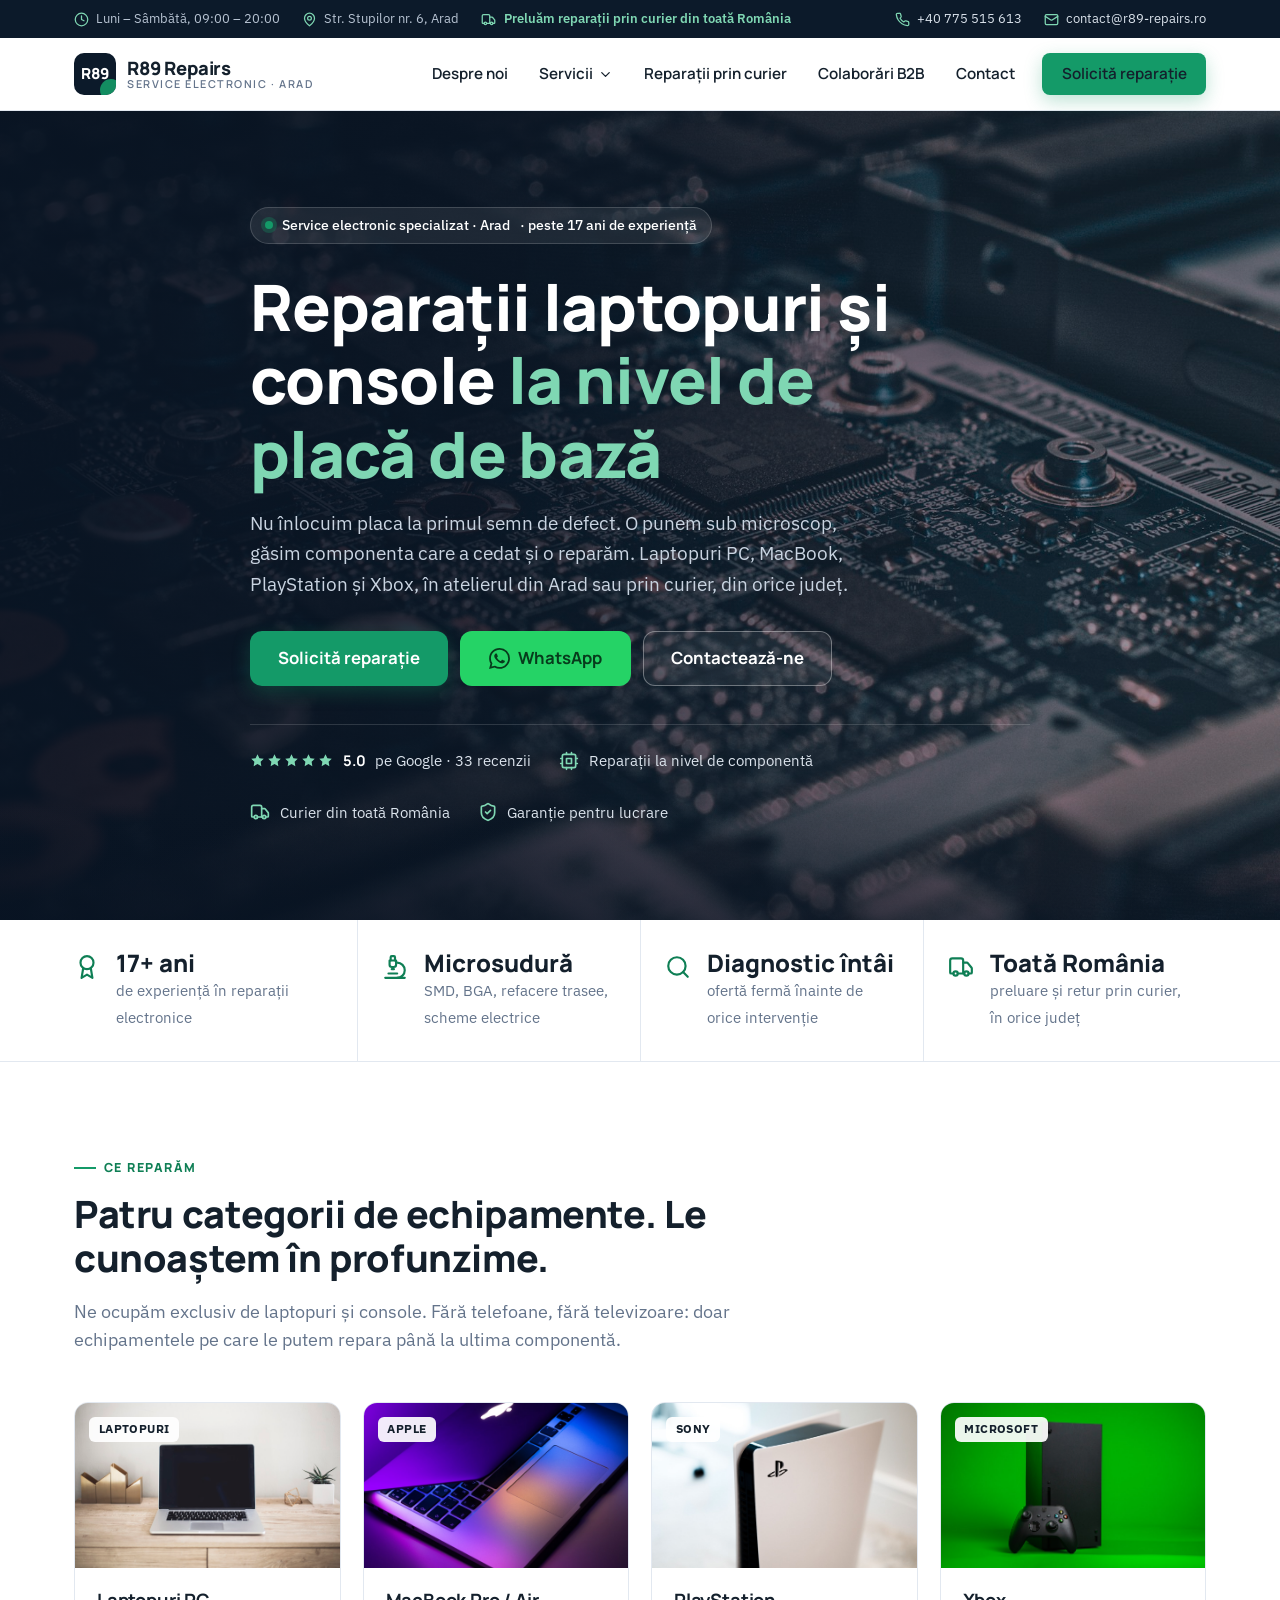
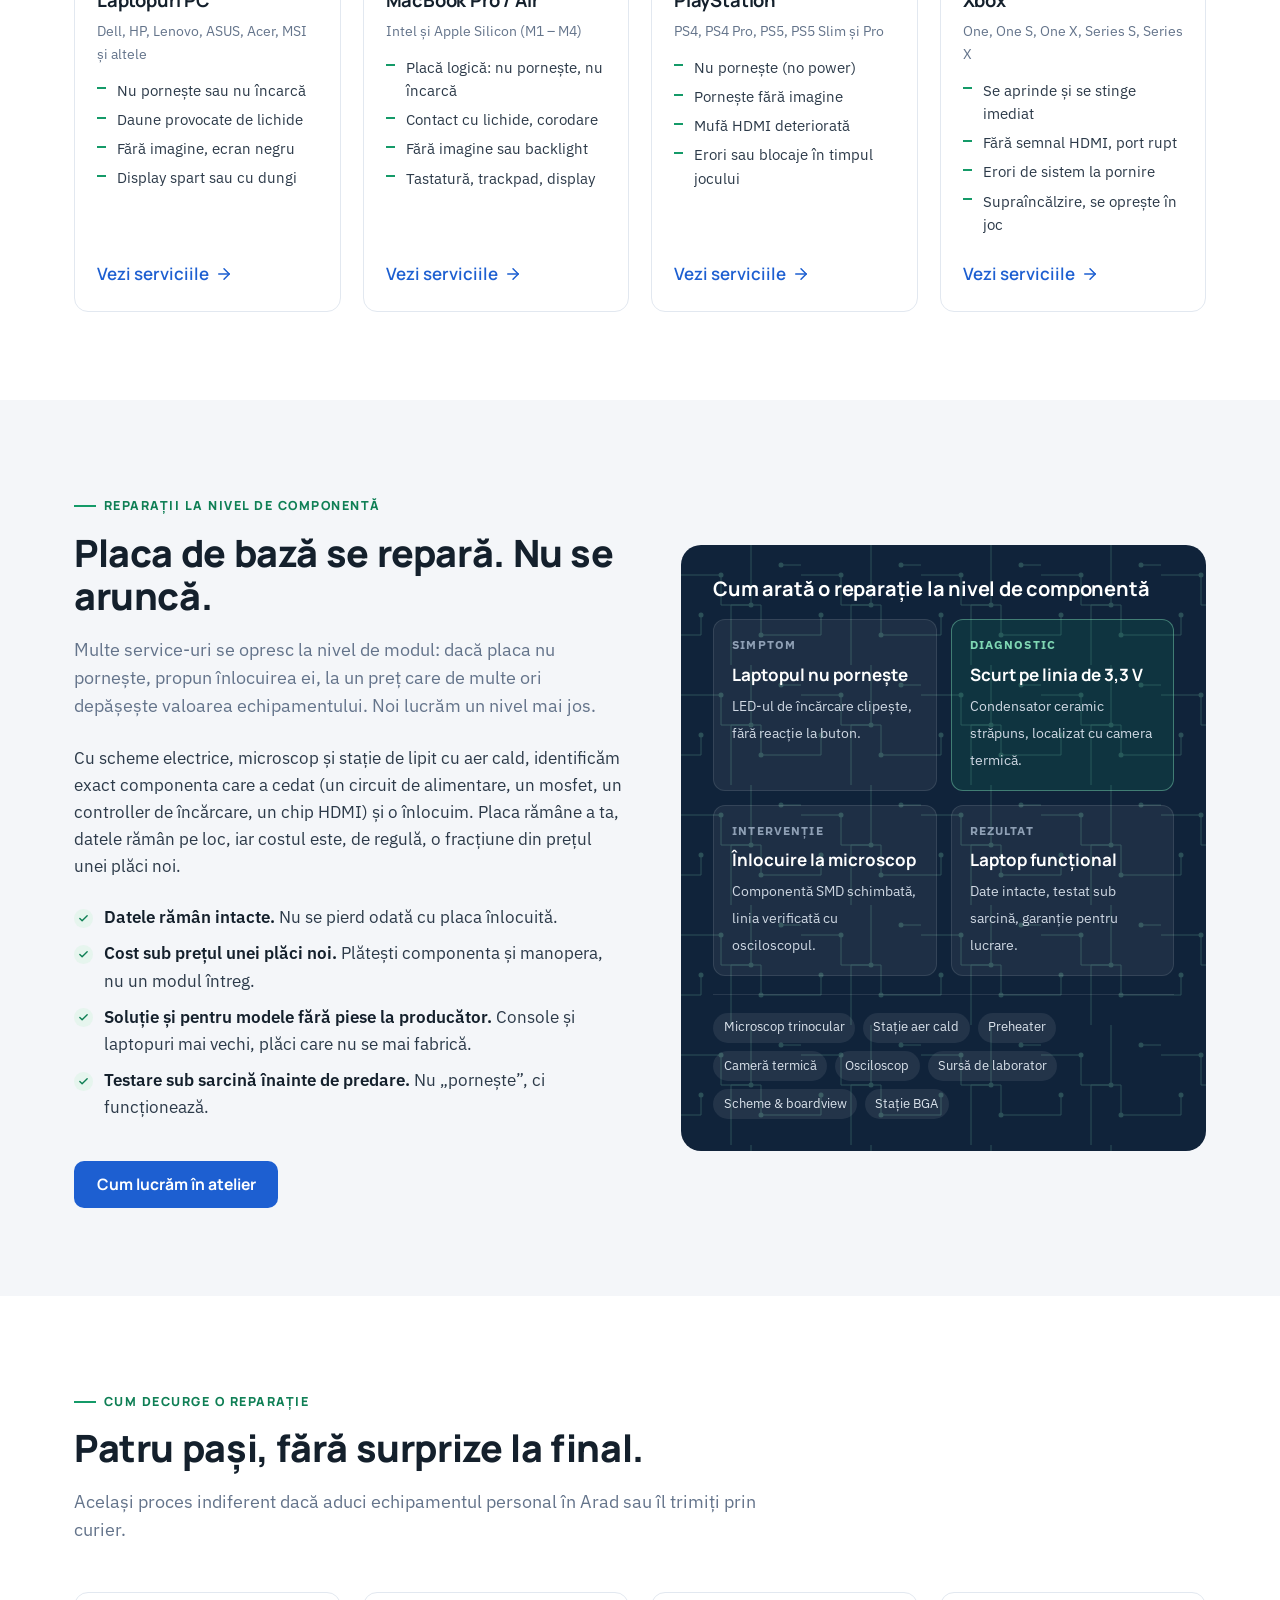
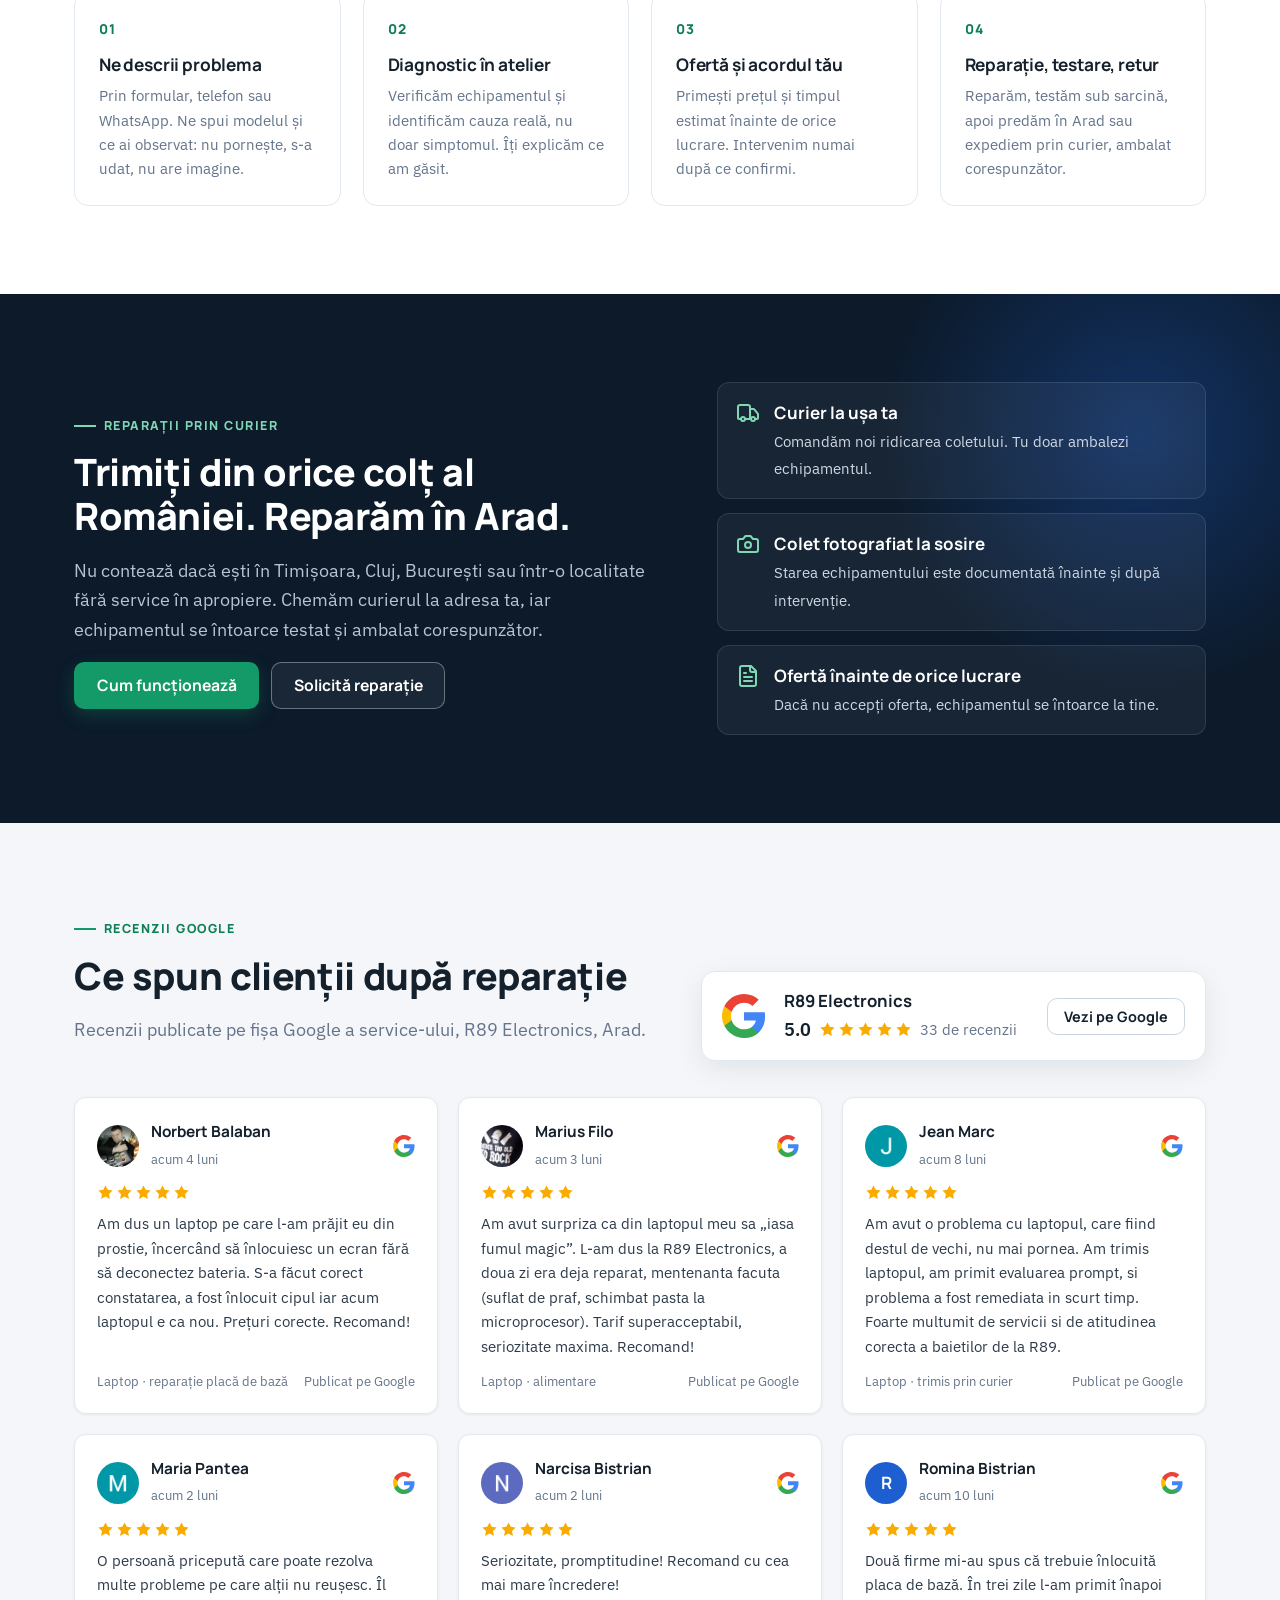
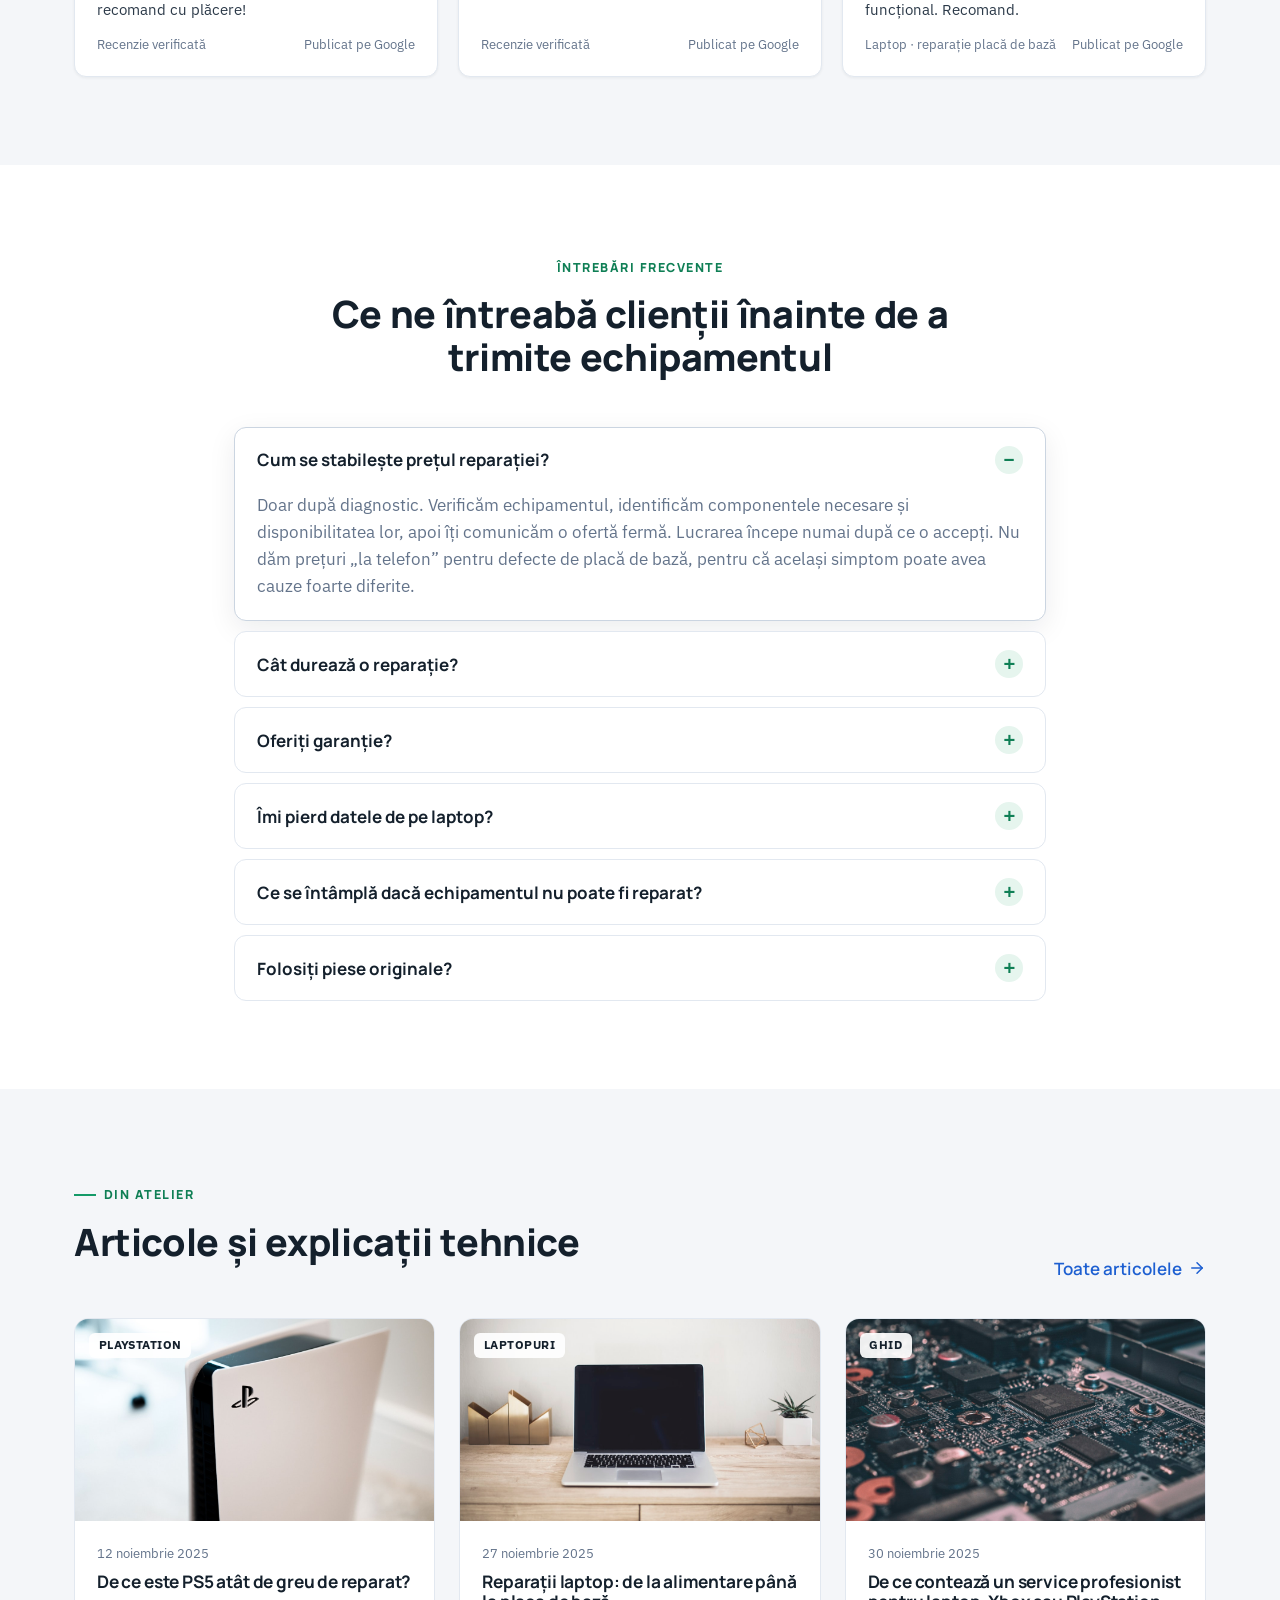
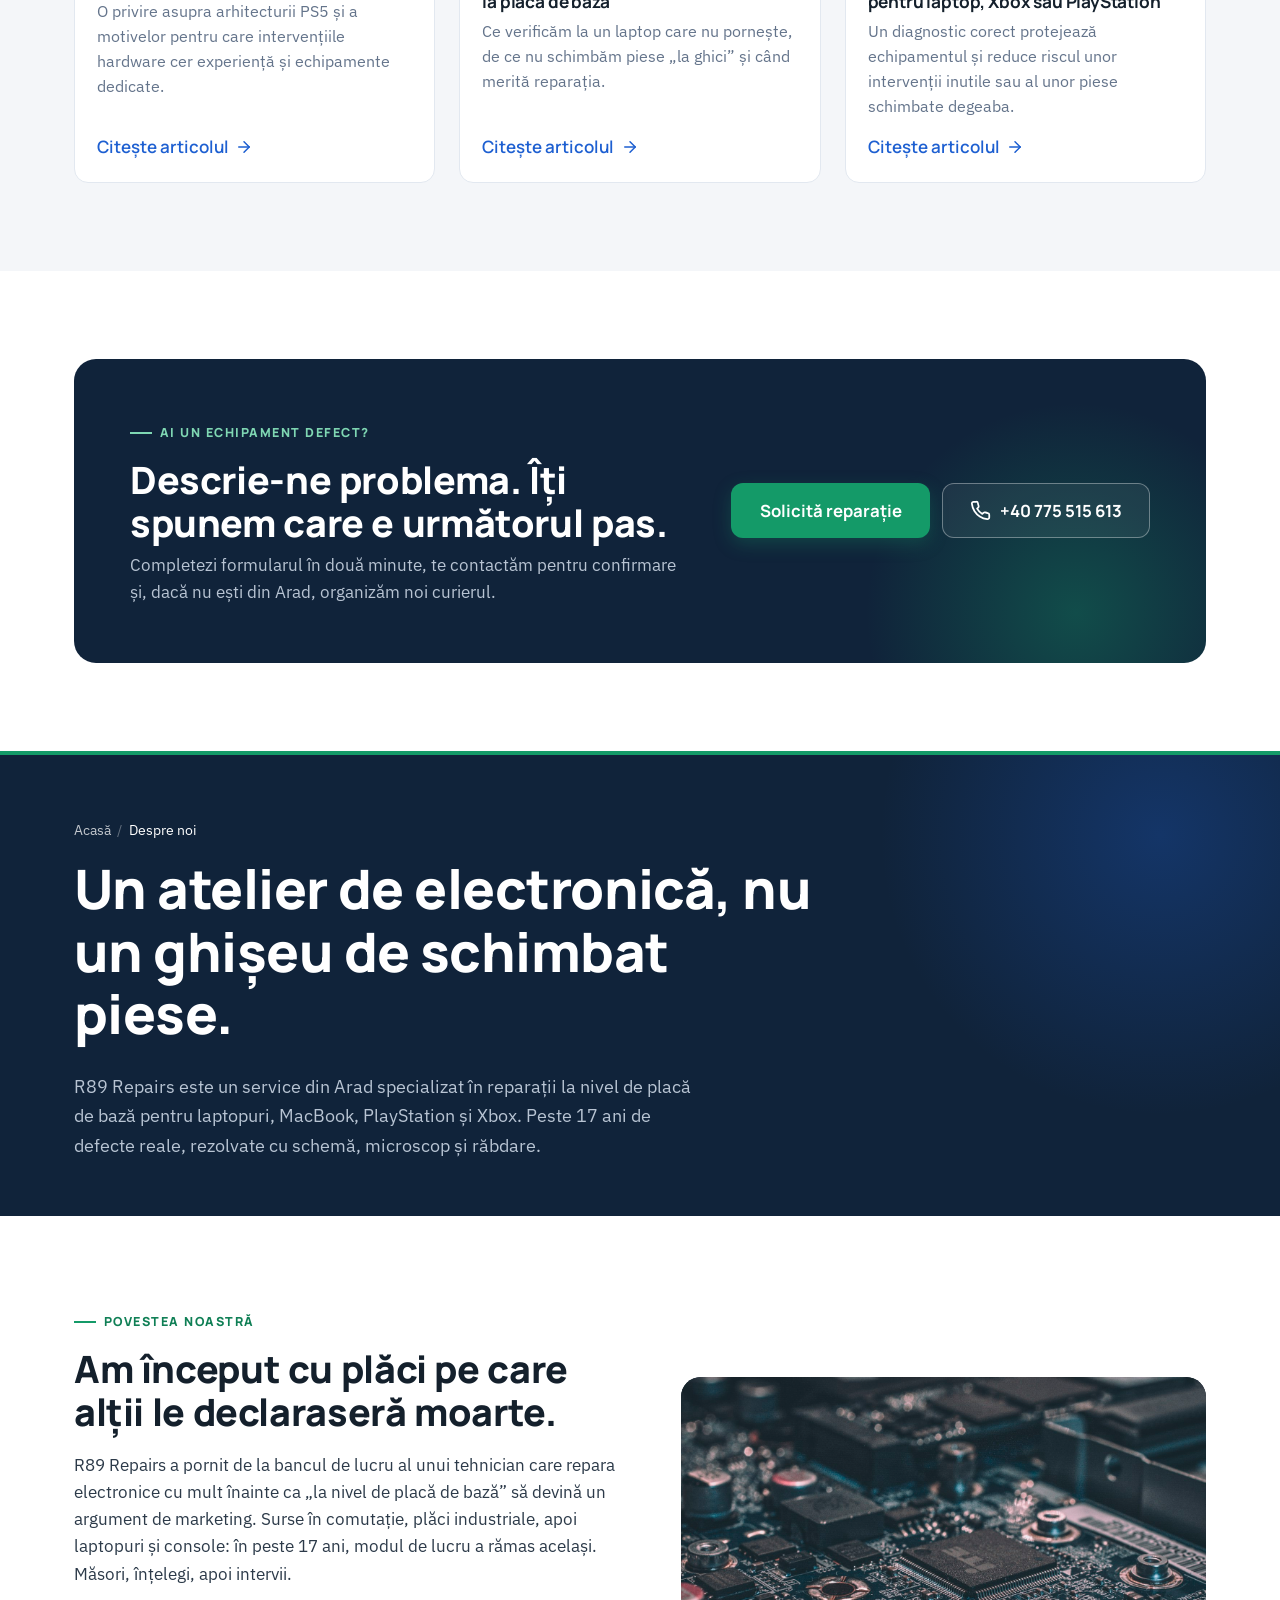
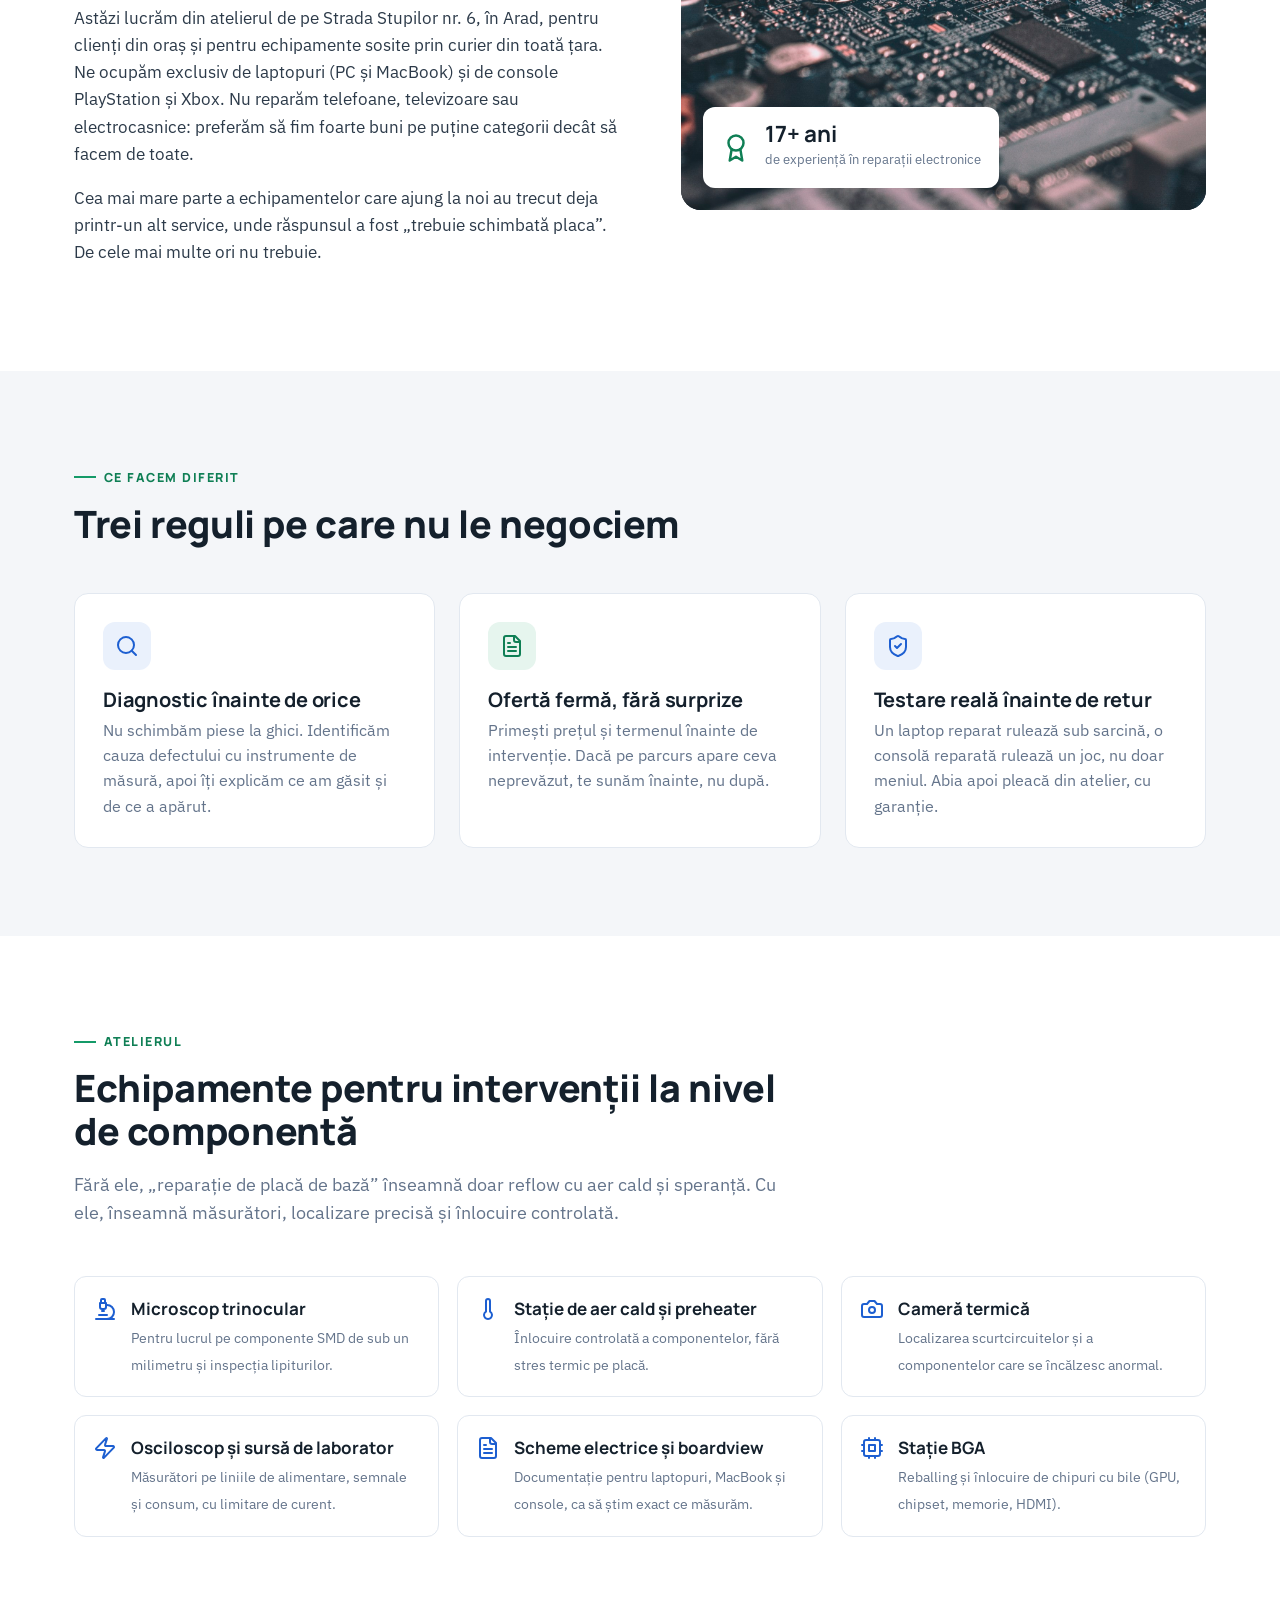
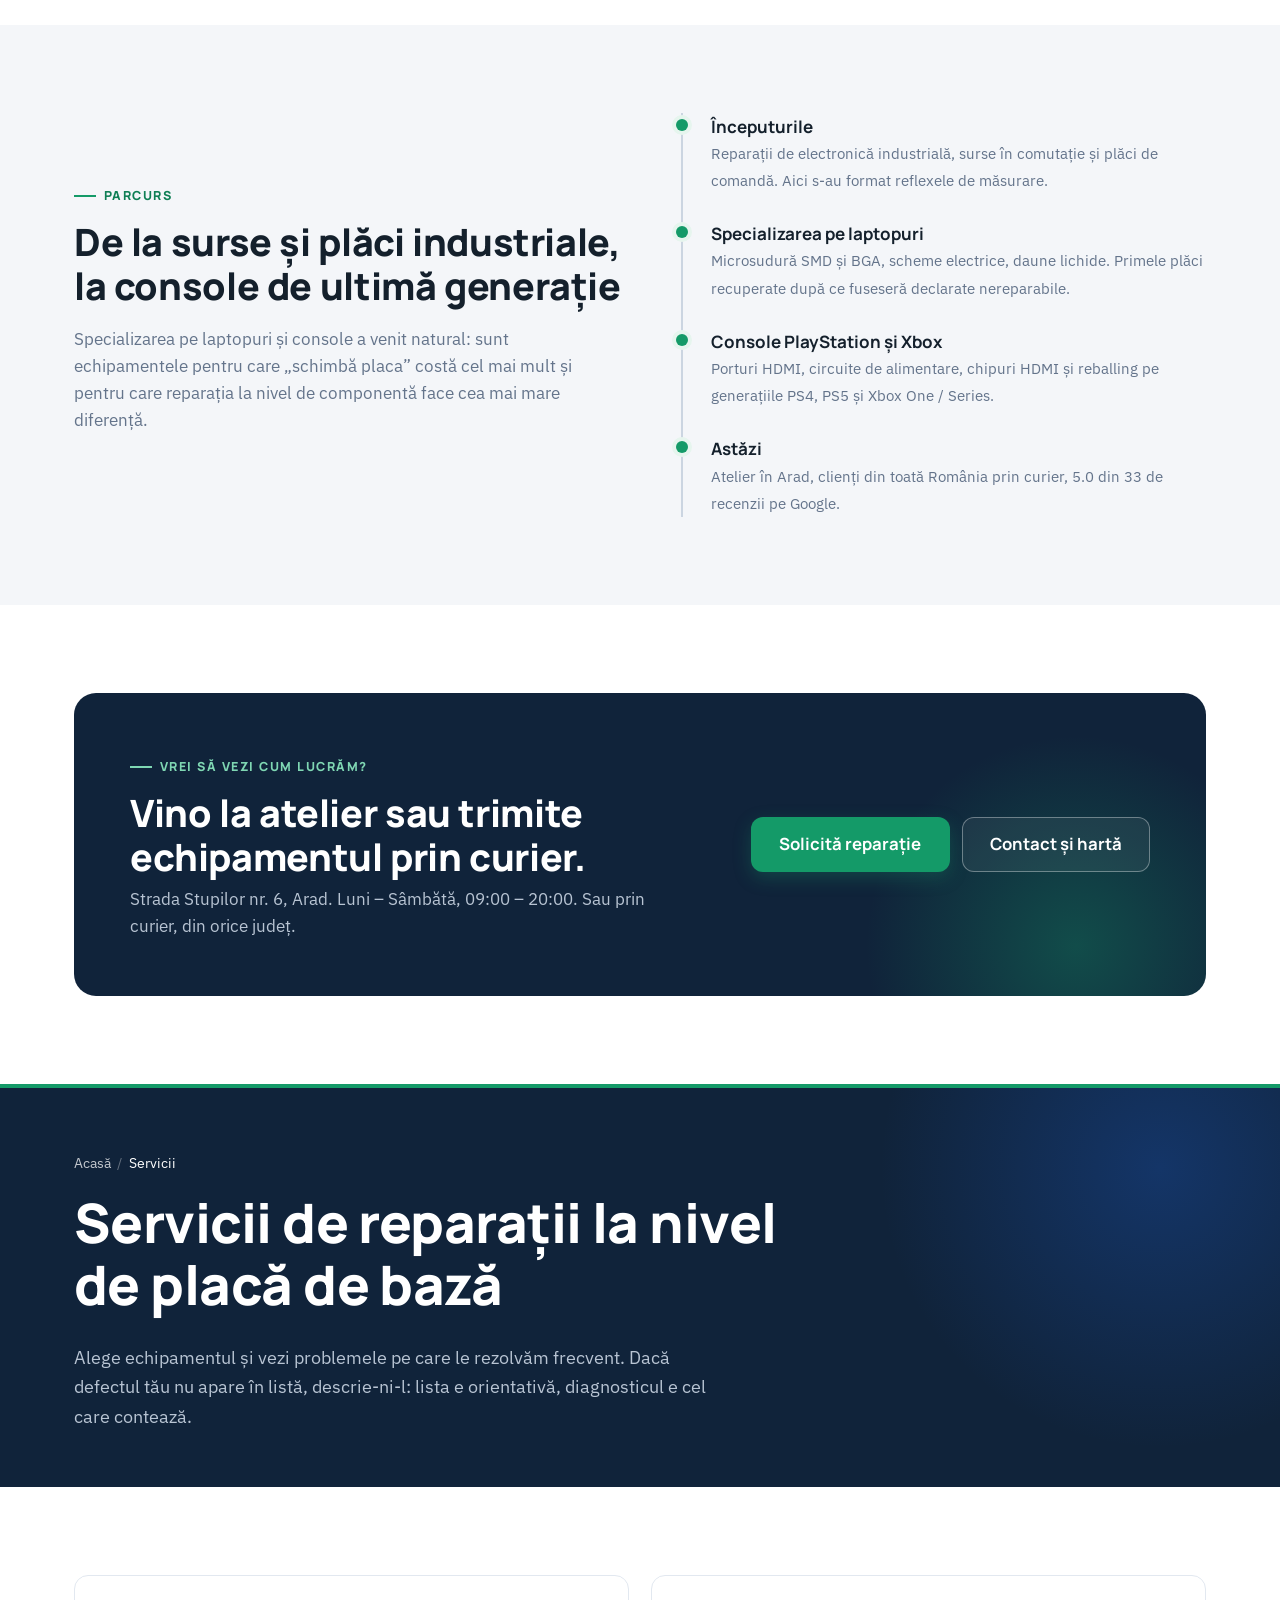
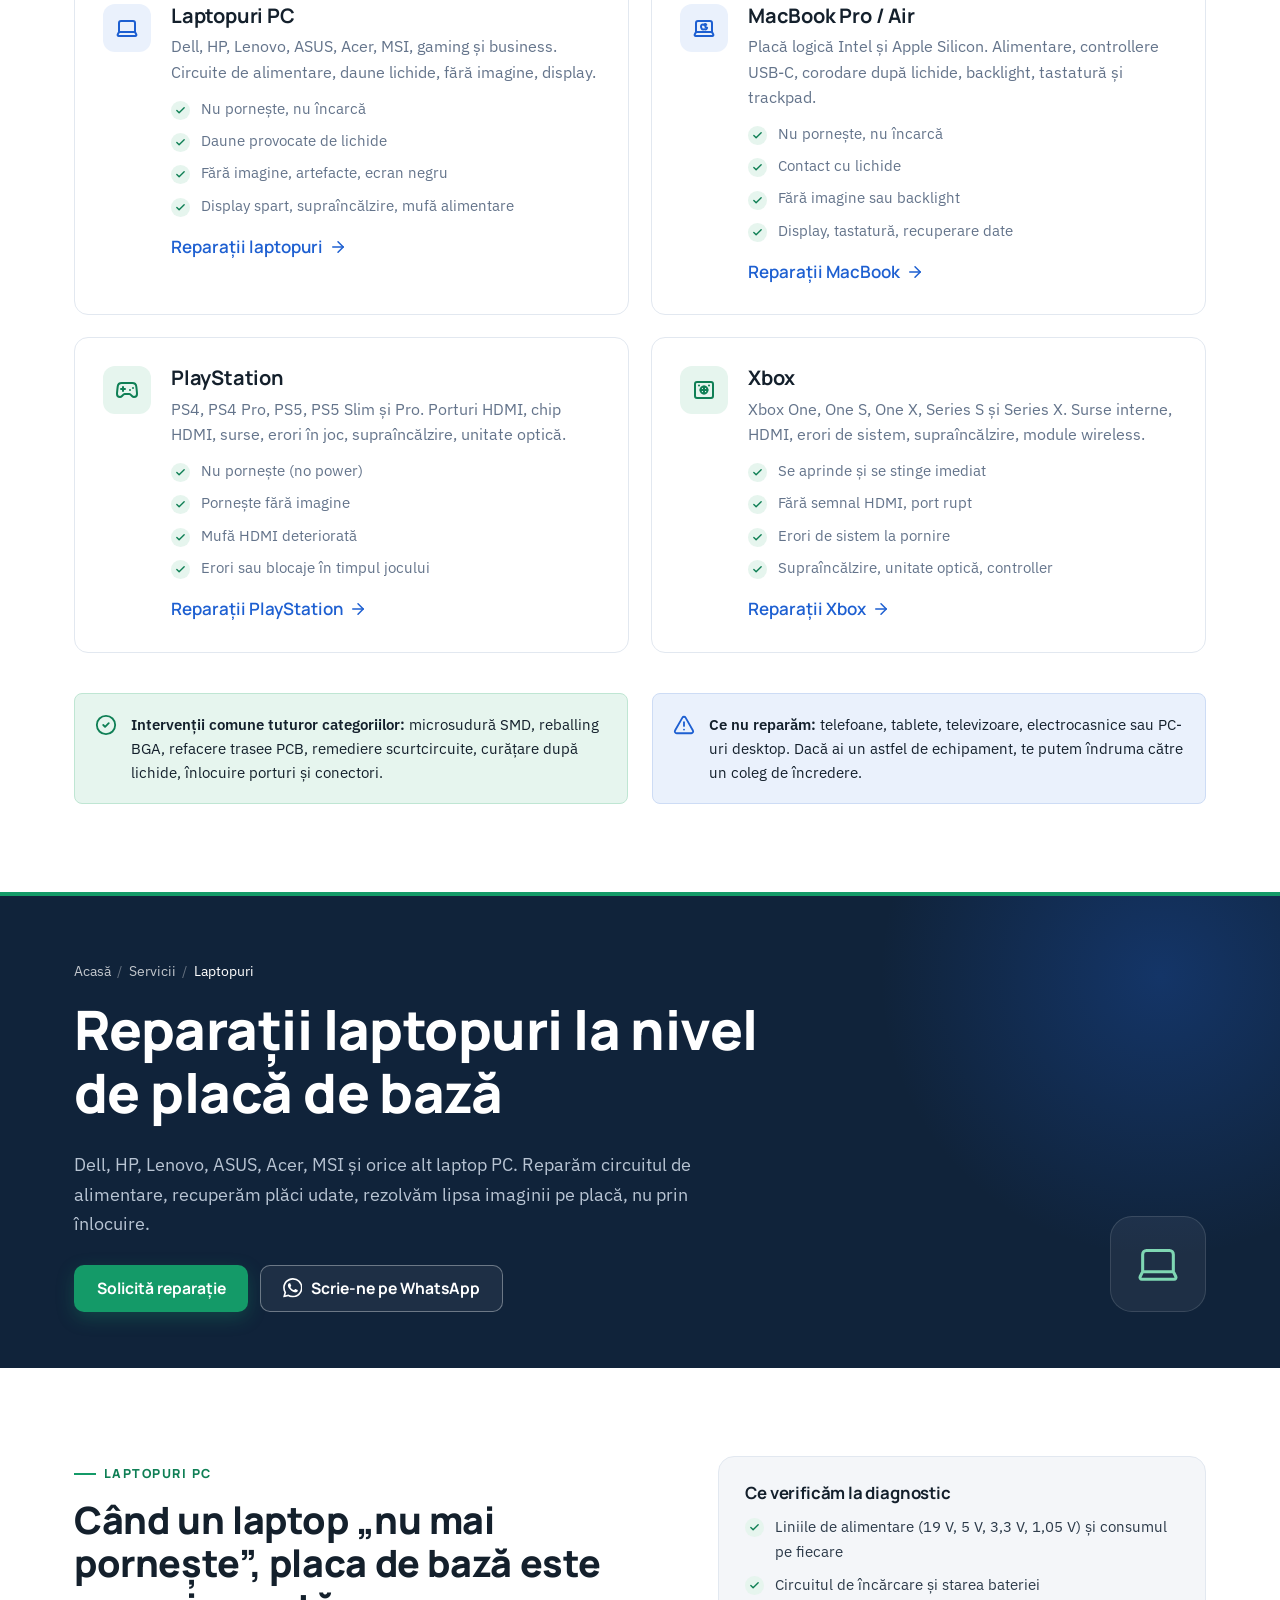
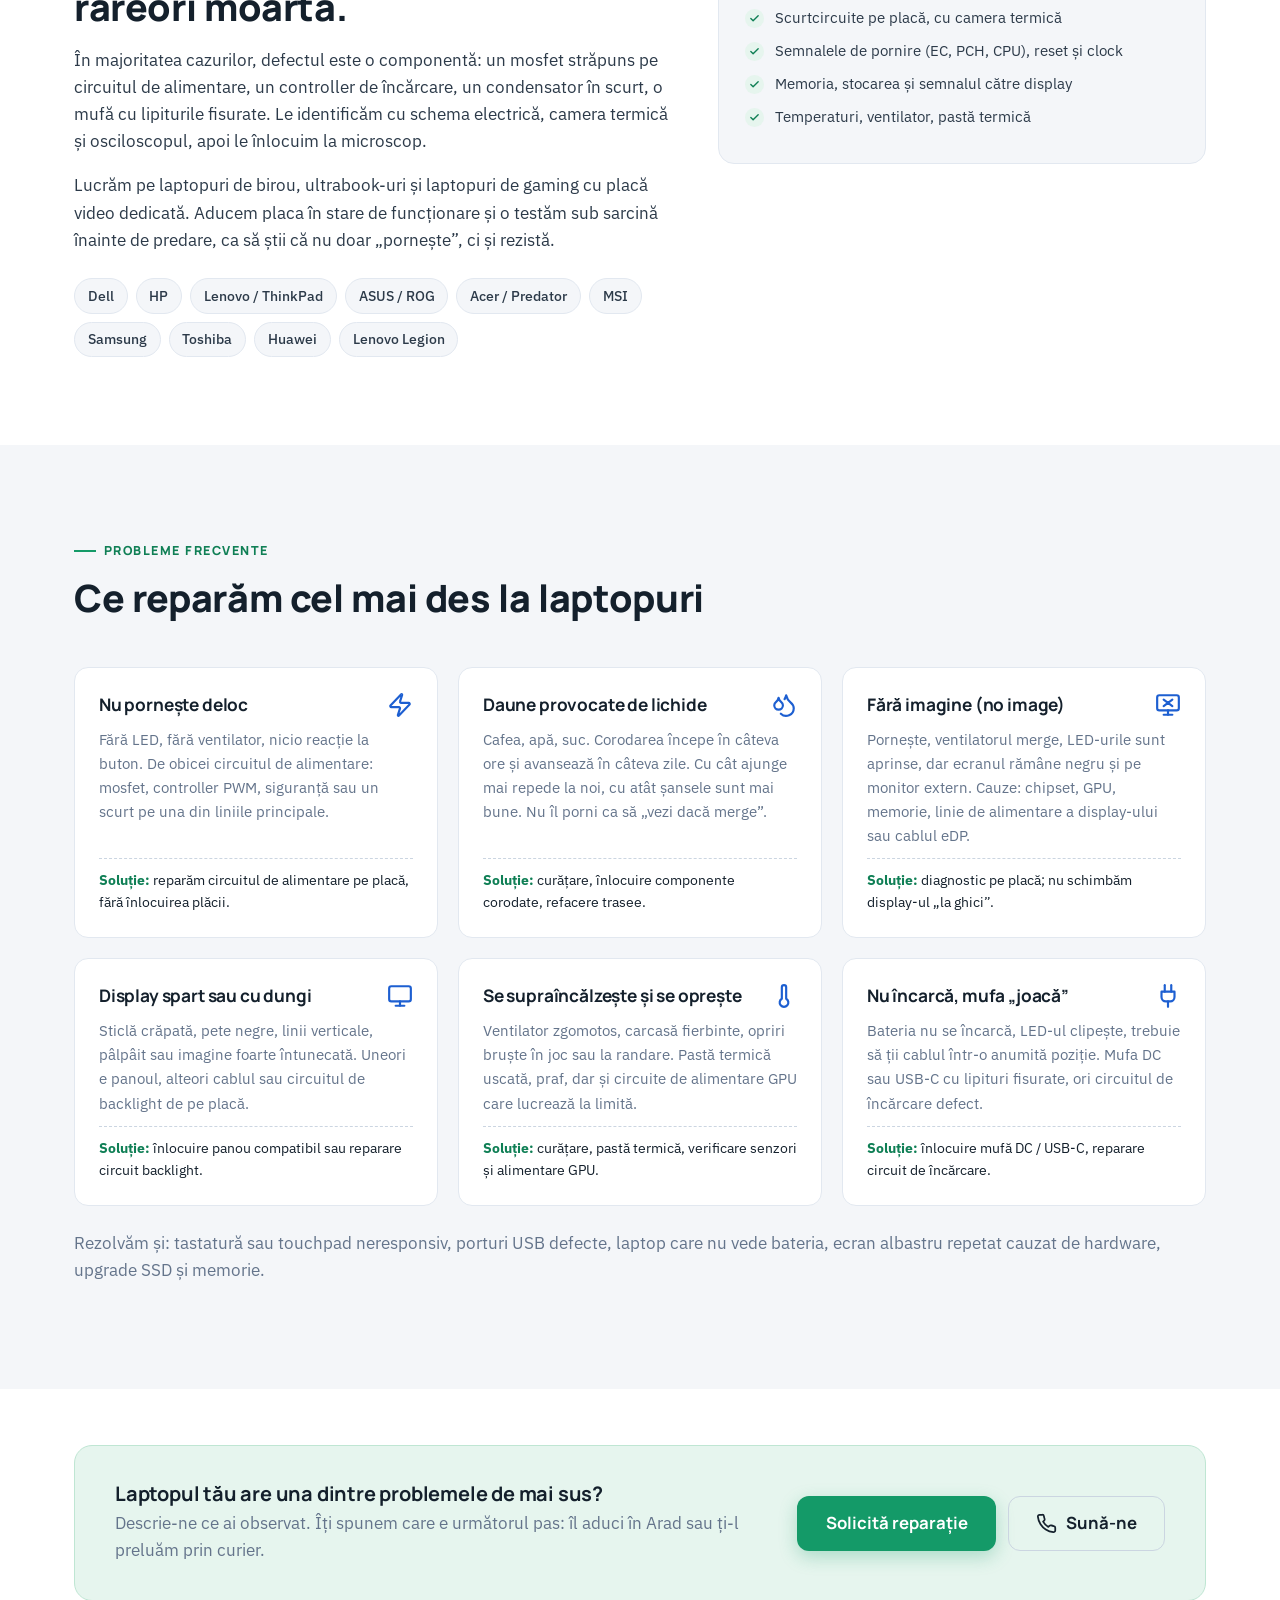
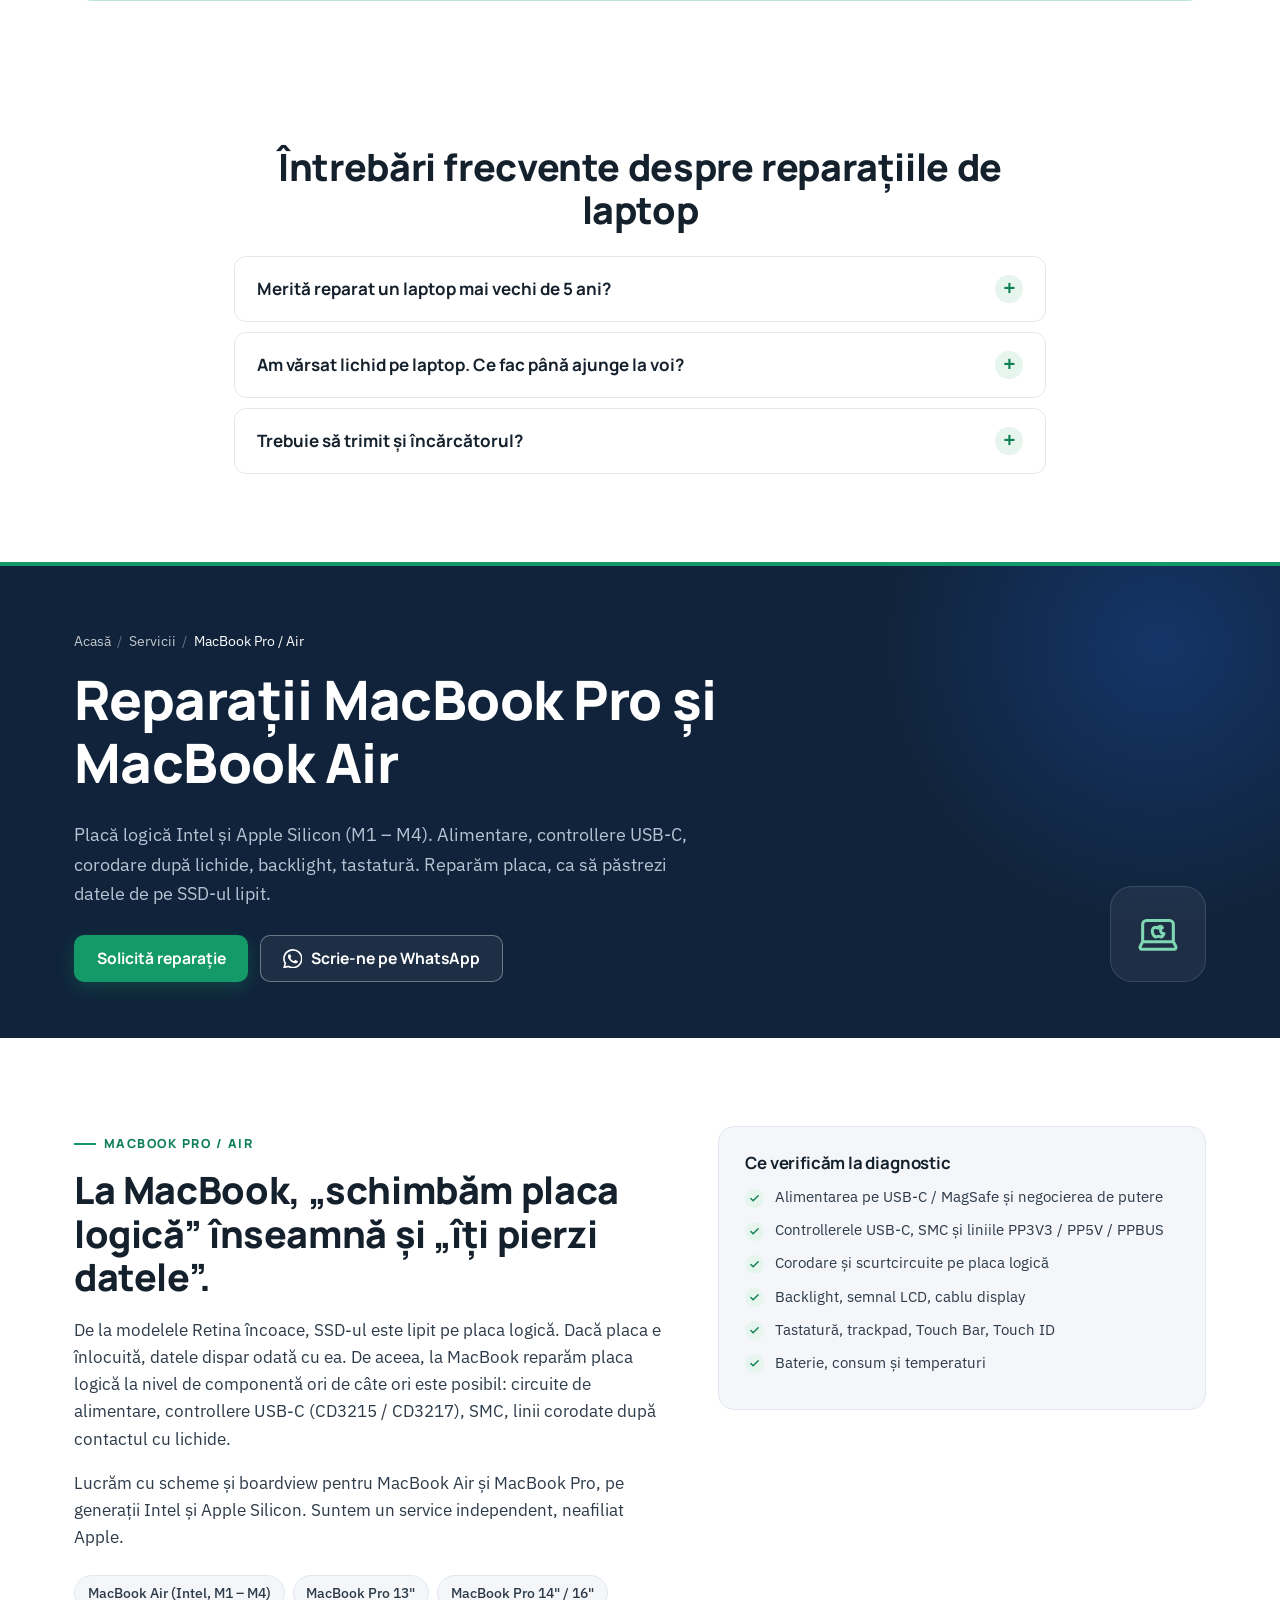
<file: index.html>
<!DOCTYPE html>
<html lang="ro">
<head>
<meta charset="utf-8">
<meta name="viewport" content="width=device-width, initial-scale=1">
<title>R89 Repairs – Reparații laptopuri și console la nivel de placă de bază | Arad</title>
<meta name="description" content="Service specializat în reparații laptopuri, MacBook, PlayStation și Xbox la nivel de placă de bază. Atelier în Arad, preluare prin curier din toată România. Peste 17 ani de experiență.">
<link rel="preconnect" href="https://fonts.googleapis.com">
<link rel="preconnect" href="https://fonts.gstatic.com" crossorigin>
<link href="https://fonts.googleapis.com/css2?family=Manrope:wght@600;700;800&family=IBM+Plex+Sans:wght@400;500;600&display=swap" rel="stylesheet">
<link rel="stylesheet" href="css/style.css">
</head>
<body>

<!-- ============================================================
     SPRITE ICONIȚE (inline SVG, refolosite cu <use href="#i-...">)
     La PHP: se mută în partials/icons.php și se include în header.
     ============================================================ -->
<svg xmlns="http://www.w3.org/2000/svg" style="display:none" aria-hidden="true">
  <symbol id="i-laptop" viewBox="0 0 24 24"><path d="M20 16V7a2 2 0 0 0-2-2H6a2 2 0 0 0-2 2v9m16 0H4m16 0 1.28 2.55a1 1 0 0 1-.9 1.45H3.62a1 1 0 0 1-.9-1.45L4 16"/></symbol>
  <symbol id="i-macbook" viewBox="0 0 24 24"><path d="M20 16V7a2 2 0 0 0-2-2H6a2 2 0 0 0-2 2v9m16 0H4m16 0 1.28 2.55a1 1 0 0 1-.9 1.45H3.62a1 1 0 0 1-.9-1.45L4 16"/><path d="M12 8.5c.8-.9 2-.7 2.3.2-.9.4-1.4 1.6-.6 2.6.5.5 1.1.5 1.4.5-.3.8-.9 1.7-1.6 1.7-.5 0-.6-.3-1.2-.3s-.8.3-1.3.3c-.7 0-1.5-1-1.8-1.9-.6-1.6.2-3 1.3-3.1.6 0 .9.4 1.5.4"/></symbol>
  <symbol id="i-gamepad" viewBox="0 0 24 24"><line x1="6" x2="10" y1="11" y2="11"/><line x1="8" x2="8" y1="9" y2="13"/><line x1="15" x2="15.01" y1="12" y2="12"/><line x1="18" x2="18.01" y1="10" y2="10"/><path d="M17.32 5H6.68a4 4 0 0 0-3.978 3.59c-.006.052-.01.101-.017.152C2.604 9.416 2 14.456 2 16a3 3 0 0 0 3 3c1 0 1.5-.5 2-1l1.414-1.414A2 2 0 0 1 9.828 16h4.344a2 2 0 0 1 1.414.586L17 18c.5.5 1 1 2 1a3 3 0 0 0 3-3c0-1.545-.604-6.584-.685-7.258-.007-.05-.011-.1-.017-.151A4 4 0 0 0 17.32 5z"/></symbol>
  <symbol id="i-console" viewBox="0 0 24 24"><rect x="3" y="4" width="18" height="16" rx="2"/><circle cx="12" cy="12" r="3.5"/><path d="M12 8.5v7M8.5 12h7"/><path d="M7 7.5h.01M17 7.5h.01"/></symbol>
  <symbol id="i-cpu" viewBox="0 0 24 24"><rect x="4" y="4" width="16" height="16" rx="2"/><rect x="9" y="9" width="6" height="6"/><path d="M15 2v2M15 20v2M2 15h2M2 9h2M20 15h2M20 9h2M9 2v2M9 20v2"/></symbol>
  <symbol id="i-truck" viewBox="0 0 24 24"><path d="M14 18V6a2 2 0 0 0-2-2H4a2 2 0 0 0-2 2v11a1 1 0 0 0 1 1h2"/><path d="M15 18H9"/><path d="M19 18h2a1 1 0 0 0 1-1v-3.65a1 1 0 0 0-.22-.624l-3.48-4.35A1 1 0 0 0 17.52 8H14"/><circle cx="17" cy="18" r="2"/><circle cx="7" cy="18" r="2"/></symbol>
  <symbol id="i-shield" viewBox="0 0 24 24"><path d="M20 13c0 5-3.5 7.5-7.66 8.95a1 1 0 0 1-.67-.01C7.5 20.5 4 18 4 13V6a1 1 0 0 1 1-1c2 0 4.5-1.2 6.24-2.72a1.17 1.17 0 0 1 1.52 0C14.51 3.81 17 5 19 5a1 1 0 0 1 1 1z"/><path d="m9 12 2 2 4-4"/></symbol>
  <symbol id="i-phone" viewBox="0 0 24 24"><path d="M22 16.92v3a2 2 0 0 1-2.18 2 19.79 19.79 0 0 1-8.63-3.07 19.5 19.5 0 0 1-6-6 19.79 19.79 0 0 1-3.07-8.67A2 2 0 0 1 4.11 2h3a2 2 0 0 1 2 1.72 12.84 12.84 0 0 0 .7 2.81 2 2 0 0 1-.45 2.11L8.09 9.91a16 16 0 0 0 6 6l1.27-1.27a2 2 0 0 1 2.11-.45 12.84 12.84 0 0 0 2.81.7A2 2 0 0 1 22 16.92z"/></symbol>
  <symbol id="i-mail" viewBox="0 0 24 24"><rect width="20" height="16" x="2" y="4" rx="2"/><path d="m22 7-8.97 5.7a1.94 1.94 0 0 1-2.06 0L2 7"/></symbol>
  <symbol id="i-pin" viewBox="0 0 24 24"><path d="M20 10c0 6-8 12-8 12s-8-6-8-12a8 8 0 0 1 16 0Z"/><circle cx="12" cy="10" r="3"/></symbol>
  <symbol id="i-clock" viewBox="0 0 24 24"><circle cx="12" cy="12" r="10"/><polyline points="12 6 12 12 16 14"/></symbol>
  <symbol id="i-check" viewBox="0 0 24 24"><polyline points="20 6 9 17 4 12"/></symbol>
  <symbol id="i-check-circle" viewBox="0 0 24 24"><circle cx="12" cy="12" r="10"/><path d="m9 12 2 2 4-4"/></symbol>
  <symbol id="i-arrow" viewBox="0 0 24 24"><path d="M5 12h14"/><path d="m12 5 7 7-7 7"/></symbol>
  <symbol id="i-chevron" viewBox="0 0 24 24"><path d="m6 9 6 6 6-6"/></symbol>
  <symbol id="i-menu" viewBox="0 0 24 24"><line x1="4" x2="20" y1="12" y2="12"/><line x1="4" x2="20" y1="6" y2="6"/><line x1="4" x2="20" y1="18" y2="18"/></symbol>
  <symbol id="i-close" viewBox="0 0 24 24"><path d="M18 6 6 18"/><path d="m6 6 12 12"/></symbol>
  <symbol id="i-search" viewBox="0 0 24 24"><circle cx="11" cy="11" r="8"/><path d="m21 21-4.3-4.3"/></symbol>
  <symbol id="i-package" viewBox="0 0 24 24"><path d="m7.5 4.27 9 5.15"/><path d="M21 8a2 2 0 0 0-1-1.73l-7-4a2 2 0 0 0-2 0l-7 4A2 2 0 0 0 3 8v8a2 2 0 0 0 1 1.73l7 4a2 2 0 0 0 2 0l7-4A2 2 0 0 0 21 16Z"/><path d="m3.3 7 8.7 5 8.7-5"/><path d="M12 22V12"/></symbol>
  <symbol id="i-microscope" viewBox="0 0 24 24"><path d="M6 18h8"/><path d="M3 22h18"/><path d="M14 22a7 7 0 1 0 0-14h-1"/><path d="M9 14h2"/><path d="M9 12a2 2 0 0 1-2-2V6h6v4a2 2 0 0 1-2 2Z"/><path d="M12 6V3a1 1 0 0 0-1-1H9a1 1 0 0 0-1 1v3"/></symbol>
  <symbol id="i-zap" viewBox="0 0 24 24"><path d="M4 14a1 1 0 0 1-.78-1.63l9.9-10.2a.5.5 0 0 1 .86.46l-1.92 6.02A1 1 0 0 0 13 10h7a1 1 0 0 1 .78 1.63l-9.9 10.2a.5.5 0 0 1-.86-.46l1.92-6.02A1 1 0 0 0 11 14z"/></symbol>
  <symbol id="i-drop" viewBox="0 0 24 24"><path d="M7 16.3c2.2 0 4-1.83 4-4.05 0-1.16-.57-2.26-1.71-3.19S7.29 6.75 7 5.3c-.29 1.45-1.14 2.84-2.29 3.76S3 11.1 3 12.25c0 2.22 1.8 4.05 4 4.05z"/><path d="M12.56 6.6A10.97 10.97 0 0 0 14 3.02c.5 2.5 2 4.9 4 6.5s3 3.5 3 5.5a6.98 6.98 0 0 1-11.91 4.97"/></symbol>
  <symbol id="i-monitor" viewBox="0 0 24 24"><rect width="20" height="14" x="2" y="3" rx="2"/><line x1="8" x2="16" y1="21" y2="21"/><line x1="12" x2="12" y1="17" y2="21"/></symbol>
  <symbol id="i-monitor-off" viewBox="0 0 24 24"><rect width="20" height="14" x="2" y="3" rx="2"/><line x1="8" x2="16" y1="21" y2="21"/><line x1="12" x2="12" y1="17" y2="21"/><path d="m8 7 8 6M16 7l-8 6"/></symbol>
  <symbol id="i-thermo" viewBox="0 0 24 24"><path d="M14 4v10.54a4 4 0 1 1-4 0V4a2 2 0 0 1 4 0Z"/></symbol>
  <symbol id="i-plug" viewBox="0 0 24 24"><path d="M12 22v-5"/><path d="M9 8V2"/><path d="M15 8V2"/><path d="M18 8v5a4 4 0 0 1-4 4h-4a4 4 0 0 1-4-4V8Z"/></symbol>
  <symbol id="i-hdmi" viewBox="0 0 24 24"><path d="M3 9h18v5l-2 2H5l-2-2z"/><path d="M7 11.5h10"/><path d="M9 16v2h6v-2"/></symbol>
  <symbol id="i-disc" viewBox="0 0 24 24"><circle cx="12" cy="12" r="10"/><circle cx="12" cy="12" r="2"/></symbol>
  <symbol id="i-alert" viewBox="0 0 24 24"><path d="m21.73 18-8-14a2 2 0 0 0-3.48 0l-8 14A2 2 0 0 0 4 21h16a2 2 0 0 0 1.73-3Z"/><path d="M12 9v4"/><path d="M12 17h.01"/></symbol>
  <symbol id="i-wifi" viewBox="0 0 24 24"><path d="M12 20h.01"/><path d="M2 8.82a15 15 0 0 1 20 0"/><path d="M5 12.859a10 10 0 0 1 14 0"/><path d="M8.5 16.429a5 5 0 0 1 7 0"/></symbol>
  <symbol id="i-building" viewBox="0 0 24 24"><path d="M6 22V4a2 2 0 0 1 2-2h8a2 2 0 0 1 2 2v18Z"/><path d="M6 12H4a2 2 0 0 0-2 2v6a2 2 0 0 0 2 2h2"/><path d="M18 9h2a2 2 0 0 1 2 2v9a2 2 0 0 1-2 2h-2"/><path d="M10 6h4"/><path d="M10 10h4"/><path d="M10 14h4"/><path d="M10 18h4"/></symbol>
  <symbol id="i-users" viewBox="0 0 24 24"><path d="M16 21v-2a4 4 0 0 0-4-4H6a4 4 0 0 0-4 4v2"/><circle cx="9" cy="7" r="4"/><path d="M22 21v-2a4 4 0 0 0-3-3.87"/><path d="M16 3.13a4 4 0 0 1 0 7.75"/></symbol>
  <symbol id="i-file" viewBox="0 0 24 24"><path d="M15 2H6a2 2 0 0 0-2 2v16a2 2 0 0 0 2 2h12a2 2 0 0 0 2-2V7Z"/><path d="M14 2v4a2 2 0 0 0 2 2h4"/><path d="M10 9H8"/><path d="M16 13H8"/><path d="M16 17H8"/></symbol>
  <symbol id="i-camera" viewBox="0 0 24 24"><path d="M14.5 4h-5L7 7H4a2 2 0 0 0-2 2v9a2 2 0 0 0 2 2h16a2 2 0 0 0 2-2V9a2 2 0 0 0-2-2h-3l-2.5-3z"/><circle cx="12" cy="13" r="3"/></symbol>
  <symbol id="i-wrench" viewBox="0 0 24 24"><path d="M14.7 6.3a1 1 0 0 0 0 1.4l1.6 1.6a1 1 0 0 0 1.4 0l3.77-3.77a6 6 0 0 1-7.94 7.94l-6.91 6.91a2.12 2.12 0 0 1-3-3l6.91-6.91a6 6 0 0 1 7.94-7.94l-3.76 3.76z"/></symbol>
  <symbol id="i-keyboard" viewBox="0 0 24 24"><rect width="20" height="16" x="2" y="4" rx="2"/><path d="M6 8h.01"/><path d="M10 8h.01"/><path d="M14 8h.01"/><path d="M18 8h.01"/><path d="M8 12h.01"/><path d="M12 12h.01"/><path d="M16 12h.01"/><path d="M7 16h10"/></symbol>
  <symbol id="i-battery" viewBox="0 0 24 24"><rect width="16" height="10" x="2" y="7" rx="2" ry="2"/><line x1="22" x2="22" y1="11" y2="13"/><path d="M6 11v2M10 11v2"/></symbol>
  <symbol id="i-database" viewBox="0 0 24 24"><ellipse cx="12" cy="5" rx="9" ry="3"/><path d="M3 5v14a9 3 0 0 0 18 0V5"/><path d="M3 12a9 3 0 0 0 18 0"/></symbol>
  <symbol id="i-store" viewBox="0 0 24 24"><path d="m2 7 1.7-4.3A1 1 0 0 1 4.6 2h14.8a1 1 0 0 1 .9.7L22 7"/><path d="M2 7h20v3a3 3 0 0 1-6 0 3 3 0 0 1-6 0 3 3 0 0 1-6 0V7Z"/><path d="M4 13v9h16v-9"/><path d="M9 22v-6h6v6"/></symbol>
  <symbol id="i-school" viewBox="0 0 24 24"><path d="M14 22v-4a2 2 0 1 0-4 0v4"/><path d="m18 10 4 2v10H2V12l4-2"/><path d="M18 5v17"/><path d="m4 6 8-4 8 4"/><path d="M6 5v17"/><circle cx="12" cy="9" r="2"/></symbol>
  <symbol id="i-star" viewBox="0 0 24 24"><polygon points="12 2 15.09 8.26 22 9.27 17 14.14 18.18 21.02 12 17.77 5.82 21.02 7 14.14 2 9.27 8.91 8.26 12 2"/></symbol>
  <symbol id="i-award" viewBox="0 0 24 24"><circle cx="12" cy="8" r="6"/><path d="M15.477 12.89 17 22l-5-3-5 3 1.523-9.11"/></symbol>
  <symbol id="i-whatsapp" viewBox="0 0 24 24"><path d="M17.472 14.382c-.297-.149-1.758-.867-2.03-.967-.273-.099-.471-.148-.67.15-.197.297-.767.966-.94 1.164-.173.199-.347.223-.644.075-.297-.15-1.255-.463-2.39-1.475-.883-.788-1.48-1.761-1.653-2.059-.173-.297-.018-.458.13-.606.134-.133.298-.347.446-.52.149-.174.198-.298.298-.497.099-.198.05-.371-.025-.52-.075-.149-.669-1.612-.916-2.207-.242-.579-.487-.5-.669-.51-.173-.008-.371-.01-.57-.01-.198 0-.52.074-.792.372-.272.297-1.04 1.016-1.04 2.479 0 1.462 1.065 2.875 1.213 3.074.149.198 2.096 3.2 5.077 4.487.709.306 1.262.489 1.694.625.712.227 1.36.195 1.871.118.571-.085 1.758-.719 2.006-1.413.248-.694.248-1.289.173-1.413-.074-.124-.272-.198-.57-.347m-5.421 7.403h-.004a9.87 9.87 0 0 1-5.031-1.378l-.361-.214-3.741.982.998-3.648-.235-.374a9.86 9.86 0 0 1-1.51-5.26c.001-5.45 4.436-9.884 9.888-9.884 2.64 0 5.122 1.03 6.988 2.898a9.825 9.825 0 0 1 2.893 6.994c-.003 5.45-4.437 9.884-9.885 9.884m8.413-18.297A11.815 11.815 0 0 0 12.05 0C5.495 0 .16 5.335.157 11.892c0 2.096.547 4.142 1.588 5.945L.057 24l6.305-1.654a11.882 11.882 0 0 0 5.683 1.448h.005c6.554 0 11.89-5.335 11.893-11.893a11.821 11.821 0 0 0-3.48-8.413Z"/></symbol>
  <symbol id="i-google" viewBox="0 0 24 24"><path fill="#4285F4" d="M23.49 12.27c0-.79-.07-1.54-.19-2.27H12v4.51h6.47c-.29 1.48-1.14 2.73-2.4 3.58v3h3.86c2.26-2.09 3.56-5.17 3.56-8.82z"/><path fill="#34A853" d="M12 24c3.24 0 5.95-1.08 7.93-2.91l-3.86-3c-1.08.72-2.45 1.16-4.07 1.16-3.13 0-5.78-2.11-6.73-4.96H1.29v3.09C3.26 21.3 7.31 24 12 24z"/><path fill="#FBBC05" d="M5.27 14.29c-.25-.72-.38-1.49-.38-2.29s.14-1.57.38-2.29V6.62H1.29C.47 8.24 0 10.06 0 12s.47 3.76 1.29 5.38l3.98-3.09z"/><path fill="#EA4335" d="M12 4.75c1.77 0 3.35.61 4.6 1.8l3.42-3.42C17.95 1.19 15.24 0 12 0 7.31 0 3.26 2.7 1.29 6.62l3.98 3.09c.95-2.85 3.6-4.96 6.73-4.96z"/></symbol>
</svg>

<!-- ============================================================
     HEADER (comun tuturor paginilor) -> partials/header.php
     ============================================================ -->
<div class="topbar">
  <div class="container">
    <ul class="topbar-left">
      <li><svg class="icon"><use href="#i-clock"/></svg> Luni – Sâmbătă, 09:00 – 20:00</li>
      <li><svg class="icon"><use href="#i-pin"/></svg> Str. Stupilor nr. 6, Arad</li>
      <li class="badge-ro"><svg class="icon"><use href="#i-truck"/></svg> <span><span class="m-hide">Preluăm reparații prin curier</span><span class="m-only">Reparații prin curier</span> din toată România</span></li>
    </ul>
    <ul class="topbar-right">
      <li><svg class="icon"><use href="#i-phone"/></svg> <a href="tel:+40775515613">+40 775 515 613</a></li>
      <li><svg class="icon"><use href="#i-mail"/></svg> <a href="mailto:contact@r89-repairs.ro">contact@r89-repairs.ro</a></li>
    </ul>
  </div>
</div>

<header class="site-header" id="top">
  <div class="container nav-wrap">
    <a class="brand" href="#acasa" aria-label="R89 Repairs, pagina principală">
      <span class="brand-mark"><span>R89</span></span>
      <span class="brand-text"><b>R89 Repairs</b><small>Service electronic · Arad</small></span>
    </a>

    <nav aria-label="Navigație principală">
      <ul class="main-nav" id="main-nav">
        <li><a href="#despre-noi">Despre noi</a></li>
        <li class="has-dropdown">
          <a href="#servicii" aria-haspopup="true" aria-expanded="false">Servicii <svg class="icon"><use href="#i-chevron"/></svg></a>
          <div class="dropdown">
            <div class="dropdown-grid">
              <a class="dropdown-item" href="#servicii-laptopuri">
                <span class="di-icon"><svg class="icon"><use href="#i-laptop"/></svg></span>
                <span><b>Laptopuri</b><span>Nu pornește, daune lichide, fără imagine, display spart</span></span>
              </a>
              <a class="dropdown-item" href="#servicii-macbook">
                <span class="di-icon"><svg class="icon"><use href="#i-macbook"/></svg></span>
                <span><b>MacBook Pro / Air</b><span>Placă logică, contact cu lichide, backlight, tastatură</span></span>
              </a>
              <a class="dropdown-item" href="#servicii-playstation">
                <span class="di-icon"><svg class="icon"><use href="#i-gamepad"/></svg></span>
                <span><b>PlayStation</b><span>Nu pornește, fără imagine, mufă HDMI, erori în joc</span></span>
              </a>
              <a class="dropdown-item" href="#servicii-xbox">
                <span class="di-icon"><svg class="icon"><use href="#i-console"/></svg></span>
                <span><b>Xbox</b><span>Se stinge singur, fără semnal HDMI, erori de sistem</span></span>
              </a>
            </div>
            <div class="dropdown-foot">
              <span>Reparații la nivel de componentă, cu diagnostic înainte de ofertă.</span>
              <a class="link-arrow" href="#servicii">Toate serviciile <svg class="icon"><use href="#i-arrow"/></svg></a>
            </div>
          </div>
        </li>
        <li><a href="#reparatii-prin-curier">Reparații prin curier</a></li>
        <li><a href="#colaborari-b2b">Colaborări B2B</a></li>
        <li><a href="#contact">Contact</a></li>
        <li class="nav-cta"><a class="btn btn-primary" href="#solicita-reparatie">Solicită reparație</a></li>
      </ul>
    </nav>

    <button class="nav-toggle" id="nav-toggle" type="button" aria-controls="main-nav" aria-expanded="false" aria-label="Deschide meniul">
      <svg class="icon i-menu"><use href="#i-menu"/></svg>
      <svg class="icon i-close"><use href="#i-close"/></svg>
    </button>
  </div>
</header>

<main>

<!-- ============================================================
     PAGINA: Acasă  ->  index.php  (URL: /)
     ============================================================ -->
<section class="page" id="acasa">

  <div class="hero">
    <div class="container">
      <div class="hero-content">
        <span class="hero-kicker"><span class="dot"></span> <span>Service electronic specializat · Arad</span><span class="m-hide">· peste 17 ani de experiență</span></span>
        <h1>Reparații laptopuri și console <span class="accent">la nivel de placă de bază</span></h1>
        <p class="hero-lead">Nu înlocuim placa la primul semn de defect. O punem sub microscop, găsim componenta care a cedat și o reparăm. Laptopuri PC, MacBook, PlayStation și Xbox, în atelierul din Arad sau prin curier, din orice județ.</p>
        <div class="hero-actions">
          <a class="btn btn-primary btn-lg" href="#solicita-reparatie">Solicită reparație</a>
          <a class="btn btn-wa btn-lg" href="https://wa.me/40775515613" target="_blank" rel="noopener"><svg class="icon icon-fill"><use href="#i-whatsapp"/></svg> WhatsApp</a>
          <a class="btn btn-ghost-light btn-lg" href="#contact">Contactează-ne</a>
        </div>
        <ul class="hero-proof">
          <li><span class="stars"><svg class="icon"><use href="#i-star"/></svg><svg class="icon"><use href="#i-star"/></svg><svg class="icon"><use href="#i-star"/></svg><svg class="icon"><use href="#i-star"/></svg><svg class="icon"><use href="#i-star"/></svg></span> <b>5.0</b> pe Google · 33 recenzii</li>
          <li><svg class="icon"><use href="#i-cpu"/></svg> Reparații la nivel de componentă</li>
          <li><svg class="icon"><use href="#i-truck"/></svg> Curier din toată România</li>
          <li><svg class="icon"><use href="#i-shield"/></svg> Garanție pentru lucrare</li>
        </ul>
      </div>
    </div>
  </div>

  <div class="stats">
    <div class="container">
      <div class="stat"><svg class="icon"><use href="#i-award"/></svg><div><b>17+ ani</b><span>de experiență în reparații electronice</span></div></div>
      <div class="stat"><svg class="icon"><use href="#i-microscope"/></svg><div><b>Microsudură</b><span>SMD, BGA, refacere trasee, scheme electrice</span></div></div>
      <div class="stat"><svg class="icon"><use href="#i-search"/></svg><div><b>Diagnostic întâi</b><span>ofertă fermă înainte de orice intervenție</span></div></div>
      <div class="stat"><svg class="icon"><use href="#i-truck"/></svg><div><b>Toată România</b><span>preluare și retur prin curier, în orice județ</span></div></div>
    </div>
  </div>

  <!-- Ce reparăm -->
  <div class="section">
    <div class="container">
      <div class="section-head">
        <span class="eyebrow">Ce reparăm</span>
        <h2>Patru categorii de echipamente. Le cunoaștem în profunzime.</h2>
        <p>Ne ocupăm exclusiv de laptopuri și console. Fără telefoane, fără televizoare: doar echipamentele pe care le putem repara până la ultima componentă.</p>
      </div>
      <div class="equip-grid">
        <a class="card equip-card" href="#servicii-laptopuri">
          <div class="equip-media"><img src="img/laptop.jpg" alt="Laptop deschis pe birou"><span class="tag">Laptopuri</span></div>
          <div class="equip-body">
            <h3>Laptopuri PC</h3>
            <p class="equip-sub">Dell, HP, Lenovo, ASUS, Acer, MSI și altele</p>
            <ul><li>Nu pornește sau nu încarcă</li><li>Daune provocate de lichide</li><li>Fără imagine, ecran negru</li><li>Display spart sau cu dungi</li></ul>
            <span class="link-arrow">Vezi serviciile <svg class="icon"><use href="#i-arrow"/></svg></span>
          </div>
        </a>
        <a class="card equip-card" href="#servicii-macbook">
          <div class="equip-media"><img src="img/macbook.jpg" alt="MacBook Pro deschis"><span class="tag">Apple</span></div>
          <div class="equip-body">
            <h3>MacBook Pro / Air</h3>
            <p class="equip-sub">Intel și Apple Silicon (M1 – M4)</p>
            <ul><li>Placă logică: nu pornește, nu încarcă</li><li>Contact cu lichide, corodare</li><li>Fără imagine sau backlight</li><li>Tastatură, trackpad, display</li></ul>
            <span class="link-arrow">Vezi serviciile <svg class="icon"><use href="#i-arrow"/></svg></span>
          </div>
        </a>
        <a class="card equip-card" href="#servicii-playstation">
          <div class="equip-media"><img src="img/playstation.jpg" alt="Consolă PlayStation 5"><span class="tag">Sony</span></div>
          <div class="equip-body">
            <h3>PlayStation</h3>
            <p class="equip-sub">PS4, PS4 Pro, PS5, PS5 Slim și Pro</p>
            <ul><li>Nu pornește (no power)</li><li>Pornește fără imagine</li><li>Mufă HDMI deteriorată</li><li>Erori sau blocaje în timpul jocului</li></ul>
            <span class="link-arrow">Vezi serviciile <svg class="icon"><use href="#i-arrow"/></svg></span>
          </div>
        </a>
        <a class="card equip-card" href="#servicii-xbox">
          <div class="equip-media"><img src="img/xbox.jpg" alt="Consolă Xbox Series X cu controller"><span class="tag">Microsoft</span></div>
          <div class="equip-body">
            <h3>Xbox</h3>
            <p class="equip-sub">One, One S, One X, Series S, Series X</p>
            <ul><li>Se aprinde și se stinge imediat</li><li>Fără semnal HDMI, port rupt</li><li>Erori de sistem la pornire</li><li>Supraîncălzire, se oprește în joc</li></ul>
            <span class="link-arrow">Vezi serviciile <svg class="icon"><use href="#i-arrow"/></svg></span>
          </div>
        </a>
      </div>
    </div>
  </div>

  <!-- Diferențiator: nivel de componentă -->
  <div class="section section-alt">
    <div class="container split">
      <div>
        <div class="section-head">
          <span class="eyebrow">Reparații la nivel de componentă</span>
          <h2>Placa de bază se repară. Nu se aruncă.</h2>
          <p>Multe service-uri se opresc la nivel de modul: dacă placa nu pornește, propun înlocuirea ei, la un preț care de multe ori depășește valoarea echipamentului. Noi lucrăm un nivel mai jos.</p>
        </div>
        <p>Cu scheme electrice, microscop și stație de lipit cu aer cald, identificăm exact componenta care a cedat (un circuit de alimentare, un mosfet, un controller de încărcare, un chip HDMI) și o înlocuim. Placa rămâne a ta, datele rămân pe loc, iar costul este, de regulă, o fracțiune din prețul unei plăci noi.</p>
        <ul class="check-list mt-24">
          <li><strong>Datele rămân intacte.</strong> Nu se pierd odată cu placa înlocuită.</li>
          <li><strong>Cost sub prețul unei plăci noi.</strong> Plătești componenta și manopera, nu un modul întreg.</li>
          <li><strong>Soluție și pentru modele fără piese la producător.</strong> Console și laptopuri mai vechi, plăci care nu se mai fabrică.</li>
          <li><strong>Testare sub sarcină înainte de predare.</strong> Nu „pornește”, ci funcționează.</li>
        </ul>
        <div class="mt-40"><a class="btn btn-blue" href="#despre-noi">Cum lucrăm în atelier</a></div>
      </div>
      <div class="bench-card">
        <h3>Cum arată o reparație la nivel de componentă</h3>
        <div class="bench-row">
          <div class="bench-box"><small>Simptom</small><b>Laptopul nu pornește</b><span>LED-ul de încărcare clipește, fără reacție la buton.</span></div>
          <div class="bench-box hl"><small>Diagnostic</small><b>Scurt pe linia de 3,3 V</b><span>Condensator ceramic străpuns, localizat cu camera termică.</span></div>
          <div class="bench-box"><small>Intervenție</small><b>Înlocuire la microscop</b><span>Componentă SMD schimbată, linia verificată cu osciloscopul.</span></div>
          <div class="bench-box"><small>Rezultat</small><b>Laptop funcțional</b><span>Date intacte, testat sub sarcină, garanție pentru lucrare.</span></div>
        </div>
        <div class="bench-tools">
          <span>Microscop trinocular</span><span>Stație aer cald</span><span>Preheater</span><span>Cameră termică</span><span>Osciloscop</span><span>Sursă de laborator</span><span>Scheme &amp; boardview</span><span>Stație BGA</span>
        </div>
      </div>
    </div>
  </div>

  <!-- Proces -->
  <div class="section">
    <div class="container">
      <div class="section-head">
        <span class="eyebrow">Cum decurge o reparație</span>
        <h2>Patru pași, fără surprize la final.</h2>
        <p>Același proces indiferent dacă aduci echipamentul personal în Arad sau îl trimiți prin curier.</p>
      </div>
      <div class="steps">
        <div class="step"><h3>Ne descrii problema</h3><p>Prin formular, telefon sau WhatsApp. Ne spui modelul și ce ai observat: nu pornește, s-a udat, nu are imagine.</p></div>
        <div class="step"><h3>Diagnostic în atelier</h3><p>Verificăm echipamentul și identificăm cauza reală, nu doar simptomul. Îți explicăm ce am găsit.</p></div>
        <div class="step"><h3>Ofertă și acordul tău</h3><p>Primești prețul și timpul estimat înainte de orice lucrare. Intervenim numai după ce confirmi.</p></div>
        <div class="step"><h3>Reparație, testare, retur</h3><p>Reparăm, testăm sub sarcină, apoi predăm în Arad sau expediem prin curier, ambalat corespunzător.</p></div>
      </div>
    </div>
  </div>

  <!-- Bandă curier -->
  <div class="section courier-band">
    <div class="container">
      <div>
        <span class="eyebrow on-dark">Reparații prin curier</span>
        <h2>Trimiți din orice colț al României. Reparăm în Arad.</h2>
        <p class="lead">Nu contează dacă ești în Timișoara, Cluj, București sau într-o localitate fără service în apropiere. Chemăm curierul la adresa ta, iar echipamentul se întoarce testat și ambalat corespunzător.</p>
        <div class="cta-actions">
          <a class="btn btn-primary" href="#reparatii-prin-curier">Cum funcționează</a>
          <a class="btn btn-ghost-light" href="#solicita-reparatie">Solicită reparație</a>
        </div>
      </div>
      <ul class="courier-points">
        <li><svg class="icon"><use href="#i-truck"/></svg><div><b>Curier la ușa ta</b><span>Comandăm noi ridicarea coletului. Tu doar ambalezi echipamentul.</span></div></li>
        <li><svg class="icon"><use href="#i-camera"/></svg><div><b>Colet fotografiat la sosire</b><span>Starea echipamentului este documentată înainte și după intervenție.</span></div></li>
        <li><svg class="icon"><use href="#i-file"/></svg><div><b>Ofertă înainte de orice lucrare</b><span>Dacă nu accepți oferta, echipamentul se întoarce la tine.</span></div></li>
      </ul>
    </div>
  </div>

  <!-- Recenzii Google -->
  <div class="section section-alt" id="recenzii">
    <div class="container">
      <div class="reviews-head">
        <div class="section-head" style="margin-bottom:0">
          <span class="eyebrow">Recenzii Google</span>
          <h2>Ce spun clienții după reparație</h2>
          <p>Recenzii publicate pe fișa Google a service-ului, R89 Electronics, Arad.</p>
        </div>
        <div class="g-summary">
          <svg class="g-logo"><use href="#i-google"/></svg>
          <div>
            <b>R89 Electronics</b>
            <div class="g-score"><strong>5.0</strong>
              <span class="stars"><svg class="icon"><use href="#i-star"/></svg><svg class="icon"><use href="#i-star"/></svg><svg class="icon"><use href="#i-star"/></svg><svg class="icon"><use href="#i-star"/></svg><svg class="icon"><use href="#i-star"/></svg></span>
              <span>33 de recenzii</span>
            </div>
          </div>
          <a class="btn btn-outline btn-sm" href="https://maps.google.com/?cid=10274317354018845011" target="_blank" rel="noopener">Vezi pe Google</a>
        </div>
      </div>

      <div class="review-grid">
        <article class="review-card">
          <div class="review-top">
            <div class="review-avatar"><img src="img/reviews/norbert-balaban.jpg" alt=""></div>
            <div class="review-who"><b>Norbert Balaban</b><span>acum 4 luni</span></div>
            <svg class="g-logo"><use href="#i-google"/></svg>
          </div>
          <div class="stars"><svg class="icon"><use href="#i-star"/></svg><svg class="icon"><use href="#i-star"/></svg><svg class="icon"><use href="#i-star"/></svg><svg class="icon"><use href="#i-star"/></svg><svg class="icon"><use href="#i-star"/></svg></div>
          <p>Am dus un laptop pe care l-am prăjit eu din prostie, încercând să înlocuiesc un ecran fără să deconectez bateria. S-a făcut corect constatarea, a fost înlocuit cipul iar acum laptopul e ca nou. Prețuri corecte. Recomand!</p>
          <div class="review-foot"><span>Laptop · reparație placă de bază</span><span>Publicat pe Google</span></div>
        </article>
        <article class="review-card">
          <div class="review-top">
            <div class="review-avatar"><img src="img/reviews/marius-filo.jpg" alt=""></div>
            <div class="review-who"><b>Marius Filo</b><span>acum 3 luni</span></div>
            <svg class="g-logo"><use href="#i-google"/></svg>
          </div>
          <div class="stars"><svg class="icon"><use href="#i-star"/></svg><svg class="icon"><use href="#i-star"/></svg><svg class="icon"><use href="#i-star"/></svg><svg class="icon"><use href="#i-star"/></svg><svg class="icon"><use href="#i-star"/></svg></div>
          <p>Am avut surpriza ca din laptopul meu sa „iasa fumul magic”. L-am dus la R89 Electronics, a doua zi era deja reparat, mentenanta facuta (suflat de praf, schimbat pasta la microprocesor). Tarif superacceptabil, seriozitate maxima. Recomand!</p>
          <div class="review-foot"><span>Laptop · alimentare</span><span>Publicat pe Google</span></div>
        </article>
        <article class="review-card">
          <div class="review-top">
            <div class="review-avatar"><img src="img/reviews/jean-marc.jpg" alt=""></div>
            <div class="review-who"><b>Jean Marc</b><span>acum 8 luni</span></div>
            <svg class="g-logo"><use href="#i-google"/></svg>
          </div>
          <div class="stars"><svg class="icon"><use href="#i-star"/></svg><svg class="icon"><use href="#i-star"/></svg><svg class="icon"><use href="#i-star"/></svg><svg class="icon"><use href="#i-star"/></svg><svg class="icon"><use href="#i-star"/></svg></div>
          <p>Am avut o problema cu laptopul, care fiind destul de vechi, nu mai pornea. Am trimis laptopul, am primit evaluarea prompt, si problema a fost remediata in scurt timp. Foarte multumit de servicii si de atitudinea corecta a baietilor de la R89.</p>
          <div class="review-foot"><span>Laptop · trimis prin curier</span><span>Publicat pe Google</span></div>
        </article>
        <article class="review-card">
          <div class="review-top">
            <div class="review-avatar"><img src="img/reviews/maria-pantea.jpg" alt=""></div>
            <div class="review-who"><b>Maria Pantea</b><span>acum 2 luni</span></div>
            <svg class="g-logo"><use href="#i-google"/></svg>
          </div>
          <div class="stars"><svg class="icon"><use href="#i-star"/></svg><svg class="icon"><use href="#i-star"/></svg><svg class="icon"><use href="#i-star"/></svg><svg class="icon"><use href="#i-star"/></svg><svg class="icon"><use href="#i-star"/></svg></div>
          <p>O persoană pricepută care poate rezolva multe probleme pe care alții nu reușesc. Îl recomand cu plăcere!</p>
          <div class="review-foot"><span>Recenzie verificată</span><span>Publicat pe Google</span></div>
        </article>
        <article class="review-card">
          <div class="review-top">
            <div class="review-avatar"><img src="img/reviews/narcisa-bistrian.jpg" alt=""></div>
            <div class="review-who"><b>Narcisa Bistrian</b><span>acum 2 luni</span></div>
            <svg class="g-logo"><use href="#i-google"/></svg>
          </div>
          <div class="stars"><svg class="icon"><use href="#i-star"/></svg><svg class="icon"><use href="#i-star"/></svg><svg class="icon"><use href="#i-star"/></svg><svg class="icon"><use href="#i-star"/></svg><svg class="icon"><use href="#i-star"/></svg></div>
          <p>Seriozitate, promptitudine! Recomand cu cea mai mare încredere!</p>
          <div class="review-foot"><span>Recenzie verificată</span><span>Publicat pe Google</span></div>
        </article>
        <article class="review-card">
          <div class="review-top">
            <div class="review-avatar">R</div>
            <div class="review-who"><b>Romina Bistrian</b><span>acum 10 luni</span></div>
            <svg class="g-logo"><use href="#i-google"/></svg>
          </div>
          <div class="stars"><svg class="icon"><use href="#i-star"/></svg><svg class="icon"><use href="#i-star"/></svg><svg class="icon"><use href="#i-star"/></svg><svg class="icon"><use href="#i-star"/></svg><svg class="icon"><use href="#i-star"/></svg></div>
          <p>Două firme mi-au spus că trebuie înlocuită placa de bază. În trei zile l-am primit înapoi funcțional. Recomand.</p>
          <div class="review-foot"><span>Laptop · reparație placă de bază</span><span>Publicat pe Google</span></div>
        </article>
      </div>
    </div>
  </div>

  <!-- FAQ -->
  <div class="section">
    <div class="container-narrow">
      <div class="section-head center">
        <span class="eyebrow">Întrebări frecvente</span>
        <h2>Ce ne întreabă clienții înainte de a trimite echipamentul</h2>
      </div>
      <div class="faq">
        <details open>
          <summary>Cum se stabilește prețul reparației?</summary>
          <p>Doar după diagnostic. Verificăm echipamentul, identificăm componentele necesare și disponibilitatea lor, apoi îți comunicăm o ofertă fermă. Lucrarea începe numai după ce o accepți. Nu dăm prețuri „la telefon” pentru defecte de placă de bază, pentru că același simptom poate avea cauze foarte diferite.</p>
        </details>
        <details>
          <summary>Cât durează o reparație?</summary>
          <p>Depinde de defect și de disponibilitatea componentelor. Multe intervenții de alimentare sau HDMI se finalizează în câteva zile lucrătoare. Pentru cazuri complexe (daune lichide extinse, reballing BGA) îți comunicăm termenul odată cu oferta.</p>
        </details>
        <details>
          <summary>Oferiți garanție?</summary>
          <p>Da, pentru lucrarea efectuată și pentru componentele înlocuite. Perioada depinde de tipul intervenției și este menționată pe fișa de service la predare.</p>
        </details>
        <details>
          <summary>Îmi pierd datele de pe laptop?</summary>
          <p>La o reparație de placă de bază, nu: stocarea (SSD/HDD) nu este afectată. La MacBook-urile cu SSD lipit pe placă, reparăm placa logică tocmai pentru a păstra datele. Recomandăm oricum o copie de siguranță ori de câte ori este posibil.</p>
        </details>
        <details>
          <summary>Ce se întâmplă dacă echipamentul nu poate fi reparat?</summary>
          <p>Îți spunem clar și explicăm de ce. Echipamentul se întoarce la tine, iar condițiile de retur (transport, eventuala taxă de diagnostic) ți le comunicăm de la început, înainte să expediezi.</p>
        </details>
        <details>
          <summary>Folosiți piese originale?</summary>
          <p>Folosim componente originale acolo unde sunt disponibile sau echivalente de calitate, testate. La nivel de placă, majoritatea componentelor (mosfet, controllere, condensatori, porturi HDMI) sunt piese standard de la producătorii de semiconductori, aceleași cu cele montate din fabrică.</p>
        </details>
      </div>
    </div>
  </div>

  <!-- Articole -->
  <div class="section section-alt" id="articole">
    <div class="container">
      <div class="reviews-head">
        <div class="section-head" style="margin-bottom:0">
          <span class="eyebrow">Din atelier</span>
          <h2>Articole și explicații tehnice</h2>
        </div>
        <a class="link-arrow" href="#articole">Toate articolele <svg class="icon"><use href="#i-arrow"/></svg></a>
      </div>
      <div class="grid grid-3">
        <article class="card post-card">
          <div class="post-media"><img src="img/playstation.jpg" alt=""><span class="tag">PlayStation</span></div>
          <div class="post-body"><time>12 noiembrie 2025</time><h3>De ce este PS5 atât de greu de reparat?</h3><p>O privire asupra arhitecturii PS5 și a motivelor pentru care intervențiile hardware cer experiență și echipamente dedicate.</p><a class="link-arrow" href="#articole">Citește articolul <svg class="icon"><use href="#i-arrow"/></svg></a></div>
        </article>
        <article class="card post-card">
          <div class="post-media"><img src="img/laptop.jpg" alt=""><span class="tag">Laptopuri</span></div>
          <div class="post-body"><time>27 noiembrie 2025</time><h3>Reparații laptop: de la alimentare până la placa de bază</h3><p>Ce verificăm la un laptop care nu pornește, de ce nu schimbăm piese „la ghici” și când merită reparația.</p><a class="link-arrow" href="#articole">Citește articolul <svg class="icon"><use href="#i-arrow"/></svg></a></div>
        </article>
        <article class="card post-card">
          <div class="post-media"><img src="img/hero-motherboard.jpg" alt=""><span class="tag">Ghid</span></div>
          <div class="post-body"><time>30 noiembrie 2025</time><h3>De ce contează un service profesionist pentru laptop, Xbox sau PlayStation</h3><p>Un diagnostic corect protejează echipamentul și reduce riscul unor intervenții inutile sau al unor piese schimbate degeaba.</p><a class="link-arrow" href="#articole">Citește articolul <svg class="icon"><use href="#i-arrow"/></svg></a></div>
        </article>
      </div>
    </div>
  </div>

  <!-- CTA final -->
  <div class="section">
    <div class="container">
      <div class="cta-panel">
        <div>
          <span class="eyebrow on-dark">Ai un echipament defect?</span>
          <h2>Descrie-ne problema. Îți spunem care e următorul pas.</h2>
          <p>Completezi formularul în două minute, te contactăm pentru confirmare și, dacă nu ești din Arad, organizăm noi curierul.</p>
        </div>
        <div class="cta-actions">
          <a class="btn btn-primary btn-lg" href="#solicita-reparatie">Solicită reparație</a>
          <a class="btn btn-ghost-light btn-lg" href="tel:+40775515613"><svg class="icon"><use href="#i-phone"/></svg> +40 775 515 613</a>
        </div>
      </div>
    </div>
  </div>

</section>

<!-- ============================================================
     PAGINA: Despre noi  ->  despre-noi.php  (URL: /despre-noi)
     ============================================================ -->
<section class="page" id="despre-noi">
  <div class="page-head">
    <div class="container">
      <ul class="breadcrumb"><li><a href="#acasa">Acasă</a></li><li>Despre noi</li></ul>
      <h1>Un atelier de electronică, nu un ghișeu de schimbat piese.</h1>
      <p class="lead">R89 Repairs este un service din Arad specializat în reparații la nivel de placă de bază pentru laptopuri, MacBook, PlayStation și Xbox. Peste 17 ani de defecte reale, rezolvate cu schemă, microscop și răbdare.</p>
    </div>
  </div>

  <div class="section">
    <div class="container split">
      <div>
        <span class="eyebrow">Povestea noastră</span>
        <h2>Am început cu plăci pe care alții le declaraseră moarte.</h2>
        <p>R89 Repairs a pornit de la bancul de lucru al unui tehnician care repara electronice cu mult înainte ca „la nivel de placă de bază” să devină un argument de marketing. Surse în comutație, plăci industriale, apoi laptopuri și console: în peste 17 ani, modul de lucru a rămas același. Măsori, înțelegi, apoi intervii.</p>
        <p>Astăzi lucrăm din atelierul de pe Strada Stupilor nr. 6, în Arad, pentru clienți din oraș și pentru echipamente sosite prin curier din toată țara. Ne ocupăm exclusiv de laptopuri (PC și MacBook) și de console PlayStation și Xbox. Nu reparăm telefoane, televizoare sau electrocasnice: preferăm să fim foarte buni pe puține categorii decât să facem de toate.</p>
        <p>Cea mai mare parte a echipamentelor care ajung la noi au trecut deja printr-un alt service, unde răspunsul a fost „trebuie schimbată placa”. De cele mai multe ori nu trebuie.</p>
      </div>
      <div class="about-media">
        <img src="img/hero-motherboard.jpg" alt="Placă de bază sub lupă, în atelier">
        <div class="float-card">
          <svg class="icon"><use href="#i-award"/></svg>
          <div><b>17+ ani</b><span>de experiență în reparații electronice</span></div>
        </div>
      </div>
    </div>
  </div>

  <div class="section section-alt">
    <div class="container">
      <div class="section-head">
        <span class="eyebrow">Ce facem diferit</span>
        <h2>Trei reguli pe care nu le negociem</h2>
      </div>
      <div class="values">
        <div class="card">
          <div class="card-icon"><svg class="icon"><use href="#i-search"/></svg></div>
          <h3>Diagnostic înainte de orice</h3>
          <p>Nu schimbăm piese la ghici. Identificăm cauza defectului cu instrumente de măsură, apoi îți explicăm ce am găsit și de ce a apărut.</p>
        </div>
        <div class="card">
          <div class="card-icon green"><svg class="icon"><use href="#i-file"/></svg></div>
          <h3>Ofertă fermă, fără surprize</h3>
          <p>Primești prețul și termenul înainte de intervenție. Dacă pe parcurs apare ceva neprevăzut, te sunăm înainte, nu după.</p>
        </div>
        <div class="card">
          <div class="card-icon"><svg class="icon"><use href="#i-shield"/></svg></div>
          <h3>Testare reală înainte de retur</h3>
          <p>Un laptop reparat rulează sub sarcină, o consolă reparată rulează un joc, nu doar meniul. Abia apoi pleacă din atelier, cu garanție.</p>
        </div>
      </div>
    </div>
  </div>

  <div class="section">
    <div class="container">
      <div class="section-head">
        <span class="eyebrow">Atelierul</span>
        <h2>Echipamente pentru intervenții la nivel de componentă</h2>
        <p>Fără ele, „reparație de placă de bază” înseamnă doar reflow cu aer cald și speranță. Cu ele, înseamnă măsurători, localizare precisă și înlocuire controlată.</p>
      </div>
      <div class="tool-list">
        <div class="tool"><svg class="icon"><use href="#i-microscope"/></svg><div><b>Microscop trinocular</b><span>Pentru lucrul pe componente SMD de sub un milimetru și inspecția lipiturilor.</span></div></div>
        <div class="tool"><svg class="icon"><use href="#i-thermo"/></svg><div><b>Stație de aer cald și preheater</b><span>Înlocuire controlată a componentelor, fără stres termic pe placă.</span></div></div>
        <div class="tool"><svg class="icon"><use href="#i-camera"/></svg><div><b>Cameră termică</b><span>Localizarea scurtcircuitelor și a componentelor care se încălzesc anormal.</span></div></div>
        <div class="tool"><svg class="icon"><use href="#i-zap"/></svg><div><b>Osciloscop și sursă de laborator</b><span>Măsurători pe liniile de alimentare, semnale și consum, cu limitare de curent.</span></div></div>
        <div class="tool"><svg class="icon"><use href="#i-file"/></svg><div><b>Scheme electrice și boardview</b><span>Documentație pentru laptopuri, MacBook și console, ca să știm exact ce măsurăm.</span></div></div>
        <div class="tool"><svg class="icon"><use href="#i-cpu"/></svg><div><b>Stație BGA</b><span>Reballing și înlocuire de chipuri cu bile (GPU, chipset, memorie, HDMI).</span></div></div>
      </div>
    </div>
  </div>

  <div class="section section-alt">
    <div class="container split">
      <div>
        <span class="eyebrow">Parcurs</span>
        <h2>De la surse și plăci industriale, la console de ultimă generație</h2>
        <p class="muted">Specializarea pe laptopuri și console a venit natural: sunt echipamentele pentru care „schimbă placa” costă cel mai mult și pentru care reparația la nivel de componentă face cea mai mare diferență.</p>
      </div>
      <ul class="timeline">
        <li><b>Începuturile</b><span>Reparații de electronică industrială, surse în comutație și plăci de comandă. Aici s-au format reflexele de măsurare.</span></li>
        <li><b>Specializarea pe laptopuri</b><span>Microsudură SMD și BGA, scheme electrice, daune lichide. Primele plăci recuperate după ce fuseseră declarate nereparabile.</span></li>
        <li><b>Console PlayStation și Xbox</b><span>Porturi HDMI, circuite de alimentare, chipuri HDMI și reballing pe generațiile PS4, PS5 și Xbox One / Series.</span></li>
        <li><b>Astăzi</b><span>Atelier în Arad, clienți din toată România prin curier, 5.0 din 33 de recenzii pe Google.</span></li>
      </ul>
    </div>
  </div>

  <div class="section">
    <div class="container">
      <div class="cta-panel">
        <div>
          <span class="eyebrow on-dark">Vrei să vezi cum lucrăm?</span>
          <h2>Vino la atelier sau trimite echipamentul prin curier.</h2>
          <p>Strada Stupilor nr. 6, Arad. Luni – Sâmbătă, 09:00 – 20:00. Sau prin curier, din orice județ.</p>
        </div>
        <div class="cta-actions">
          <a class="btn btn-primary btn-lg" href="#solicita-reparatie">Solicită reparație</a>
          <a class="btn btn-ghost-light btn-lg" href="#contact">Contact și hartă</a>
        </div>
      </div>
    </div>
  </div>
</section>

<!-- ============================================================
     PAGINA: Servicii (prezentare)  ->  servicii.php  (URL: /servicii)
     ============================================================ -->
<section class="page" id="servicii">
  <div class="page-head">
    <div class="container">
      <ul class="breadcrumb"><li><a href="#acasa">Acasă</a></li><li>Servicii</li></ul>
      <h1>Servicii de reparații la nivel de placă de bază</h1>
      <p class="lead">Alege echipamentul și vezi problemele pe care le rezolvăm frecvent. Dacă defectul tău nu apare în listă, descrie-ni-l: lista e orientativă, diagnosticul e cel care contează.</p>
    </div>
  </div>

  <div class="section">
    <div class="container">
      <div class="service-list-grid">
        <div class="card">
          <div class="card-icon"><svg class="icon"><use href="#i-laptop"/></svg></div>
          <div>
            <h3>Laptopuri PC</h3>
            <p>Dell, HP, Lenovo, ASUS, Acer, MSI, gaming și business. Circuite de alimentare, daune lichide, fără imagine, display.</p>
            <ul class="check-list"><li>Nu pornește, nu încarcă</li><li>Daune provocate de lichide</li><li>Fără imagine, artefacte, ecran negru</li><li>Display spart, supraîncălzire, mufă alimentare</li></ul>
            <a class="link-arrow" href="#servicii-laptopuri">Reparații laptopuri <svg class="icon"><use href="#i-arrow"/></svg></a>
          </div>
        </div>
        <div class="card">
          <div class="card-icon"><svg class="icon"><use href="#i-macbook"/></svg></div>
          <div>
            <h3>MacBook Pro / Air</h3>
            <p>Placă logică Intel și Apple Silicon. Alimentare, controllere USB-C, corodare după lichide, backlight, tastatură și trackpad.</p>
            <ul class="check-list"><li>Nu pornește, nu încarcă</li><li>Contact cu lichide</li><li>Fără imagine sau backlight</li><li>Display, tastatură, recuperare date</li></ul>
            <a class="link-arrow" href="#servicii-macbook">Reparații MacBook <svg class="icon"><use href="#i-arrow"/></svg></a>
          </div>
        </div>
        <div class="card">
          <div class="card-icon green"><svg class="icon"><use href="#i-gamepad"/></svg></div>
          <div>
            <h3>PlayStation</h3>
            <p>PS4, PS4 Pro, PS5, PS5 Slim și Pro. Porturi HDMI, chip HDMI, surse, erori în joc, supraîncălzire, unitate optică.</p>
            <ul class="check-list"><li>Nu pornește (no power)</li><li>Pornește fără imagine</li><li>Mufă HDMI deteriorată</li><li>Erori sau blocaje în timpul jocului</li></ul>
            <a class="link-arrow" href="#servicii-playstation">Reparații PlayStation <svg class="icon"><use href="#i-arrow"/></svg></a>
          </div>
        </div>
        <div class="card">
          <div class="card-icon green"><svg class="icon"><use href="#i-console"/></svg></div>
          <div>
            <h3>Xbox</h3>
            <p>Xbox One, One S, One X, Series S și Series X. Surse interne, HDMI, erori de sistem, supraîncălzire, module wireless.</p>
            <ul class="check-list"><li>Se aprinde și se stinge imediat</li><li>Fără semnal HDMI, port rupt</li><li>Erori de sistem la pornire</li><li>Supraîncălzire, unitate optică, controller</li></ul>
            <a class="link-arrow" href="#servicii-xbox">Reparații Xbox <svg class="icon"><use href="#i-arrow"/></svg></a>
          </div>
        </div>
      </div>

      <div class="grid grid-2 mt-40">
        <div class="notice green">
          <svg class="icon"><use href="#i-check-circle"/></svg>
          <div><strong>Intervenții comune tuturor categoriilor:</strong> microsudură SMD, reballing BGA, refacere trasee PCB, remediere scurtcircuite, curățare după lichide, înlocuire porturi și conectori.</div>
        </div>
        <div class="notice">
          <svg class="icon"><use href="#i-alert"/></svg>
          <div><strong>Ce nu reparăm:</strong> telefoane, tablete, televizoare, electrocasnice sau PC-uri desktop. Dacă ai un astfel de echipament, te putem îndruma către un coleg de încredere.</div>
        </div>
      </div>
    </div>
  </div>
</section>

<!-- ============================================================
     PAGINA: Servicii / Laptopuri  ->  servicii/laptopuri.php
     ============================================================ -->
<section class="page" id="servicii-laptopuri">
  <div class="page-head with-icon">
    <div class="container">
      <div>
        <ul class="breadcrumb"><li><a href="#acasa">Acasă</a></li><li><a href="#servicii">Servicii</a></li><li>Laptopuri</li></ul>
        <h1>Reparații laptopuri la nivel de placă de bază</h1>
        <p class="lead">Dell, HP, Lenovo, ASUS, Acer, MSI și orice alt laptop PC. Reparăm circuitul de alimentare, recuperăm plăci udate, rezolvăm lipsa imaginii pe placă, nu prin înlocuire.</p>
        <div class="page-head-actions">
          <a class="btn btn-primary" href="#solicita-reparatie" data-equip="laptop">Solicită reparație</a>
          <a class="btn btn-ghost-light" href="https://wa.me/40775515613" target="_blank" rel="noopener"><svg class="icon icon-fill"><use href="#i-whatsapp"/></svg> Scrie-ne pe WhatsApp</a>
        </div>
      </div>
      <div class="head-icon"><svg class="icon"><use href="#i-laptop"/></svg></div>
    </div>
  </div>

  <div class="section">
    <div class="container service-intro">
      <div>
        <span class="eyebrow">Laptopuri PC</span>
        <h2>Când un laptop „nu mai pornește”, placa de bază este rareori moartă.</h2>
        <p>În majoritatea cazurilor, defectul este o componentă: un mosfet străpuns pe circuitul de alimentare, un controller de încărcare, un condensator în scurt, o mufă cu lipiturile fisurate. Le identificăm cu schema electrică, camera termică și osciloscopul, apoi le înlocuim la microscop.</p>
        <p>Lucrăm pe laptopuri de birou, ultrabook-uri și laptopuri de gaming cu placă video dedicată. Aducem placa în stare de funcționare și o testăm sub sarcină înainte de predare, ca să știi că nu doar „pornește”, ci și rezistă.</p>
        <div class="chips mt-24">
          <span class="chip">Dell</span><span class="chip">HP</span><span class="chip">Lenovo / ThinkPad</span><span class="chip">ASUS / ROG</span><span class="chip">Acer / Predator</span><span class="chip">MSI</span><span class="chip">Samsung</span><span class="chip">Toshiba</span><span class="chip">Huawei</span><span class="chip">Lenovo Legion</span>
        </div>
      </div>
      <div class="side-card">
        <h4>Ce verificăm la diagnostic</h4>
        <ul class="check-list">
          <li>Liniile de alimentare (19 V, 5 V, 3,3 V, 1,05 V) și consumul pe fiecare</li>
          <li>Circuitul de încărcare și starea bateriei</li>
          <li>Scurtcircuite pe placă, cu camera termică</li>
          <li>Semnalele de pornire (EC, PCH, CPU), reset și clock</li>
          <li>Memoria, stocarea și semnalul către display</li>
          <li>Temperaturi, ventilator, pastă termică</li>
        </ul>
      </div>
    </div>
  </div>

  <div class="section section-alt">
    <div class="container">
      <div class="section-head">
        <span class="eyebrow">Probleme frecvente</span>
        <h2>Ce reparăm cel mai des la laptopuri</h2>
      </div>
      <div class="problem-grid">
        <div class="problem">
          <div class="problem-top"><h3>Nu pornește deloc</h3><svg class="icon"><use href="#i-zap"/></svg></div>
          <p>Fără LED, fără ventilator, nicio reacție la buton. De obicei circuitul de alimentare: mosfet, controller PWM, siguranță sau un scurt pe una din liniile principale.</p>
          <div class="problem-fix"><b>Soluție:</b> reparăm circuitul de alimentare pe placă, fără înlocuirea plăcii.</div>
        </div>
        <div class="problem">
          <div class="problem-top"><h3>Daune provocate de lichide</h3><svg class="icon"><use href="#i-drop"/></svg></div>
          <p>Cafea, apă, suc. Corodarea începe în câteva ore și avansează în câteva zile. Cu cât ajunge mai repede la noi, cu atât șansele sunt mai bune. Nu îl porni ca să „vezi dacă merge”.</p>
          <div class="problem-fix"><b>Soluție:</b> curățare, înlocuire componente corodate, refacere trasee.</div>
        </div>
        <div class="problem">
          <div class="problem-top"><h3>Fără imagine (no image)</h3><svg class="icon"><use href="#i-monitor-off"/></svg></div>
          <p>Pornește, ventilatorul merge, LED-urile sunt aprinse, dar ecranul rămâne negru și pe monitor extern. Cauze: chipset, GPU, memorie, linie de alimentare a display-ului sau cablul eDP.</p>
          <div class="problem-fix"><b>Soluție:</b> diagnostic pe placă; nu schimbăm display-ul „la ghici”.</div>
        </div>
        <div class="problem">
          <div class="problem-top"><h3>Display spart sau cu dungi</h3><svg class="icon"><use href="#i-monitor"/></svg></div>
          <p>Sticlă crăpată, pete negre, linii verticale, pâlpâit sau imagine foarte întunecată. Uneori e panoul, alteori cablul sau circuitul de backlight de pe placă.</p>
          <div class="problem-fix"><b>Soluție:</b> înlocuire panou compatibil sau reparare circuit backlight.</div>
        </div>
        <div class="problem">
          <div class="problem-top"><h3>Se supraîncălzește și se oprește</h3><svg class="icon"><use href="#i-thermo"/></svg></div>
          <p>Ventilator zgomotos, carcasă fierbinte, opriri bruște în joc sau la randare. Pastă termică uscată, praf, dar și circuite de alimentare GPU care lucrează la limită.</p>
          <div class="problem-fix"><b>Soluție:</b> curățare, pastă termică, verificare senzori și alimentare GPU.</div>
        </div>
        <div class="problem">
          <div class="problem-top"><h3>Nu încarcă, mufa „joacă”</h3><svg class="icon"><use href="#i-plug"/></svg></div>
          <p>Bateria nu se încarcă, LED-ul clipește, trebuie să ții cablul într-o anumită poziție. Mufa DC sau USB-C cu lipituri fisurate, ori circuitul de încărcare defect.</p>
          <div class="problem-fix"><b>Soluție:</b> înlocuire mufă DC / USB-C, reparare circuit de încărcare.</div>
        </div>
      </div>
      <p class="muted mt-24">Rezolvăm și: tastatură sau touchpad neresponsiv, porturi USB defecte, laptop care nu vede bateria, ecran albastru repetat cauzat de hardware, upgrade SSD și memorie.</p>
    </div>
  </div>

  <div class="section-sm">
    <div class="container">
      <div class="service-cta">
        <div>
          <h3>Laptopul tău are una dintre problemele de mai sus?</h3>
          <p>Descrie-ne ce ai observat. Îți spunem care e următorul pas: îl aduci în Arad sau ți-l preluăm prin curier.</p>
        </div>
        <div class="cta-actions">
          <a class="btn btn-primary btn-lg" href="#solicita-reparatie" data-equip="laptop">Solicită reparație</a>
          <a class="btn btn-outline btn-lg" href="tel:+40775515613"><svg class="icon"><use href="#i-phone"/></svg> Sună-ne</a>
        </div>
      </div>
    </div>
  </div>

  <div class="section">
    <div class="container-narrow">
      <h2 class="text-center mb-24">Întrebări frecvente despre reparațiile de laptop</h2>
      <div class="faq">
        <details><summary>Merită reparat un laptop mai vechi de 5 ani?</summary><p>Adesea, da. O reparație de placă costă de obicei mult mai puțin decât un laptop nou echivalent, iar datele și configurația rămân neatinse. Îți spunem sincer, după diagnostic, dacă reparația se justifică.</p></details>
        <details><summary>Am vărsat lichid pe laptop. Ce fac până ajunge la voi?</summary><p>Oprește-l imediat, scoate încărcătorul, nu-l mai porni și nu-l pune la uscat pe calorifer. Cu cât ajunge mai repede la curățare, cu atât corodarea face mai puțină pagubă.</p></details>
        <details><summary>Trebuie să trimit și încărcătorul?</summary><p>Da, la laptopuri avem nevoie de încărcătorul original pentru diagnostic și testare. Nu trimite geanta, mouse-ul sau alte accesorii.</p></details>
      </div>
    </div>
  </div>
</section>

<!-- ============================================================
     PAGINA: Servicii / MacBook  ->  servicii/macbook.php
     ============================================================ -->
<section class="page" id="servicii-macbook">
  <div class="page-head with-icon">
    <div class="container">
      <div>
        <ul class="breadcrumb"><li><a href="#acasa">Acasă</a></li><li><a href="#servicii">Servicii</a></li><li>MacBook Pro / Air</li></ul>
        <h1>Reparații MacBook Pro și MacBook Air</h1>
        <p class="lead">Placă logică Intel și Apple Silicon (M1 – M4). Alimentare, controllere USB-C, corodare după lichide, backlight, tastatură. Reparăm placa, ca să păstrezi datele de pe SSD-ul lipit.</p>
        <div class="page-head-actions">
          <a class="btn btn-primary" href="#solicita-reparatie" data-equip="macbook">Solicită reparație</a>
          <a class="btn btn-ghost-light" href="https://wa.me/40775515613" target="_blank" rel="noopener"><svg class="icon icon-fill"><use href="#i-whatsapp"/></svg> Scrie-ne pe WhatsApp</a>
        </div>
      </div>
      <div class="head-icon"><svg class="icon"><use href="#i-macbook"/></svg></div>
    </div>
  </div>

  <div class="section">
    <div class="container service-intro">
      <div>
        <span class="eyebrow">MacBook Pro / Air</span>
        <h2>La MacBook, „schimbăm placa logică” înseamnă și „îți pierzi datele”.</h2>
        <p>De la modelele Retina încoace, SSD-ul este lipit pe placa logică. Dacă placa e înlocuită, datele dispar odată cu ea. De aceea, la MacBook reparăm placa logică la nivel de componentă ori de câte ori este posibil: circuite de alimentare, controllere USB-C (CD3215 / CD3217), SMC, linii corodate după contactul cu lichide.</p>
        <p>Lucrăm cu scheme și boardview pentru MacBook Air și MacBook Pro, pe generații Intel și Apple Silicon. Suntem un service independent, neafiliat Apple.</p>
        <div class="chips mt-24">
          <span class="chip">MacBook Air (Intel, M1 – M4)</span><span class="chip">MacBook Pro 13"</span><span class="chip">MacBook Pro 14" / 16"</span><span class="chip">MacBook Pro 15" Retina</span><span class="chip">Touch Bar</span><span class="chip">Apple Silicon M1 / M2 / M3 / M4</span>
        </div>
      </div>
      <div class="side-card">
        <h4>Ce verificăm la diagnostic</h4>
        <ul class="check-list">
          <li>Alimentarea pe USB-C / MagSafe și negocierea de putere</li>
          <li>Controllerele USB-C, SMC și liniile PP3V3 / PP5V / PPBUS</li>
          <li>Corodare și scurtcircuite pe placa logică</li>
          <li>Backlight, semnal LCD, cablu display</li>
          <li>Tastatură, trackpad, Touch Bar, Touch ID</li>
          <li>Baterie, consum și temperaturi</li>
        </ul>
      </div>
    </div>
  </div>

  <div class="section section-alt">
    <div class="container">
      <div class="section-head">
        <span class="eyebrow">Probleme frecvente</span>
        <h2>Ce reparăm cel mai des la MacBook</h2>
      </div>
      <div class="problem-grid">
        <div class="problem">
          <div class="problem-top"><h3>Nu pornește sau nu încarcă</h3><svg class="icon"><use href="#i-zap"/></svg></div>
          <p>Nicio reacție la încărcător, fără sunet de pornire, sau încarcă doar pe un port. Frecvent: circuitele de alimentare, controllerele USB-C, SMC sau un scurt pe placa logică.</p>
          <div class="problem-fix"><b>Soluție:</b> reparație placă logică la nivel de componentă.</div>
        </div>
        <div class="problem">
          <div class="problem-top"><h3>Contact cu lichide</h3><svg class="icon"><use href="#i-drop"/></svg></div>
          <p>La MacBook, lichidul ajunge rapid la placa logică și la tastatură. Corodarea pe liniile de alimentare oprește pornirea în câteva zile, chiar dacă la început „merge”.</p>
          <div class="problem-fix"><b>Soluție:</b> curățare, înlocuire componente corodate, refacere trasee.</div>
        </div>
        <div class="problem">
          <div class="problem-top"><h3>Fără imagine sau backlight</h3><svg class="icon"><use href="#i-monitor-off"/></svg></div>
          <p>Pornește (se aude, tastatura se luminează, apare pe monitor extern), dar ecranul e negru sau foarte întunecat. Circuit de backlight, siguranță arsă, cablu display uzat.</p>
          <div class="problem-fix"><b>Soluție:</b> reparare circuit backlight / LCD pe placă, verificare cablu display.</div>
        </div>
        <div class="problem">
          <div class="problem-top"><h3>Display spart</h3><svg class="icon"><use href="#i-monitor"/></svg></div>
          <p>Sticlă crăpată, pete, dungi colorate, imagine „scursă”. La MacBook display-ul se înlocuiește ca ansamblu, dar verificăm întâi că placa și cablul nu sunt afectate.</p>
          <div class="problem-fix"><b>Soluție:</b> înlocuire display asamblat, verificare cablu și placă.</div>
        </div>
        <div class="problem">
          <div class="problem-top"><h3>Tastatură, trackpad, Touch Bar</h3><svg class="icon"><use href="#i-keyboard"/></svg></div>
          <p>Taste care nu răspund, trackpad care nu face click, Touch Bar stinsă, Touch ID care nu mai funcționează. Cabluri flex, conectori sau controllere pe placă.</p>
          <div class="problem-fix"><b>Soluție:</b> reparare conector / cablu sau înlocuire modul.</div>
        </div>
        <div class="problem">
          <div class="problem-top"><h3>Recuperare date de pe placă defectă</h3><svg class="icon"><use href="#i-database"/></svg></div>
          <p>Placa nu mai pornește, dar ai nevoie de datele de pe SSD-ul lipit. Repunem placa logică în funcțiune suficient cât să salvăm datele, chiar dacă reparația completă nu se justifică.</p>
          <div class="problem-fix"><b>Soluție:</b> reparație țintită pentru acces la date, apoi copiere.</div>
        </div>
      </div>
      <p class="muted mt-24">Rezolvăm și: baterie umflată sau descărcare rapidă, ventilator la maxim în repaus, MacBook care se oprește la un anumit procent, porturi USB-C care nu mai văd perifericele.</p>
    </div>
  </div>

  <div class="section-sm">
    <div class="container">
      <div class="service-cta">
        <div>
          <h3>MacBook-ul tău are una dintre problemele de mai sus?</h3>
          <p>Spune-ne modelul (îl găsești pe spatele carcasei, sub „MacBook Pro/Air”) și ce ai observat. Revenim cu următorul pas.</p>
        </div>
        <div class="cta-actions">
          <a class="btn btn-primary btn-lg" href="#solicita-reparatie" data-equip="macbook">Solicită reparație</a>
          <a class="btn btn-outline btn-lg" href="tel:+40775515613"><svg class="icon"><use href="#i-phone"/></svg> Sună-ne</a>
        </div>
      </div>
    </div>
  </div>

  <div class="section">
    <div class="container-narrow">
      <h2 class="text-center mb-24">Întrebări frecvente despre reparațiile de MacBook</h2>
      <div class="faq">
        <details><summary>Apple mi-a spus că trebuie înlocuită placa logică. Voi ce puteți face?</summary><p>Service-urile autorizate lucrează la nivel de modul: înlocuiesc placa întreagă. Noi reparăm placa existentă la nivel de componentă. În multe cazuri defectul este un singur circuit, iar reparația costă considerabil mai puțin și păstrează datele.</p></details>
        <details><summary>Îmi pierd datele?</summary><p>Nu, dacă reparăm placa logică existentă. Datele rămân pe SSD-ul lipit. Recomandăm totuși o copie de siguranță (Time Machine) imediat ce MacBook-ul revine la tine.</p></details>
        <details><summary>Reparați și MacBook-uri cu cip Apple Silicon?</summary><p>Da. Lucrăm pe M1, M2, M3 și M4, atât Air cât și Pro. Diagnosticul urmează aceeași logică: linii de alimentare, controllere, corodare, display.</p></details>
      </div>
    </div>
  </div>
</section>

<!-- ============================================================
     PAGINA: Servicii / PlayStation  ->  servicii/playstation.php
     ============================================================ -->
<section class="page" id="servicii-playstation">
  <div class="page-head with-icon">
    <div class="container">
      <div>
        <ul class="breadcrumb"><li><a href="#acasa">Acasă</a></li><li><a href="#servicii">Servicii</a></li><li>PlayStation</li></ul>
        <h1>Reparații PlayStation 4 și PlayStation 5</h1>
        <p class="lead">Nu pornește, pornește fără imagine, mufă HDMI ruptă, erori în joc, supraîncălzire. Reparăm placa consolei prin microsudură, inclusiv porturile și chipurile HDMI.</p>
        <div class="page-head-actions">
          <a class="btn btn-primary" href="#solicita-reparatie" data-equip="playstation">Solicită reparație</a>
          <a class="btn btn-ghost-light" href="https://wa.me/40775515613" target="_blank" rel="noopener"><svg class="icon icon-fill"><use href="#i-whatsapp"/></svg> Scrie-ne pe WhatsApp</a>
        </div>
      </div>
      <div class="head-icon"><svg class="icon"><use href="#i-gamepad"/></svg></div>
    </div>
  </div>

  <div class="section">
    <div class="container service-intro">
      <div>
        <span class="eyebrow">PlayStation</span>
        <h2>Cele mai multe console „moarte” au un singur port sau un singur chip defect.</h2>
        <p>Portul HDMI smuls din placă, chipul HDMI (retimer) străpuns de un cablu cu probleme, un mosfet pe circuitul de alimentare, lichidul metalic de la PS5 care a migrat: sunt defecte precise, cu soluții precise. Le identificăm cu schema în față și le reparăm la microscop.</p>
        <p>Lucrăm pe toate generațiile PS4 și PS5. Consola pleacă din atelier după ce a rulat un joc, nu doar meniul.</p>
        <div class="chips mt-24">
          <span class="chip">PS4</span><span class="chip">PS4 Slim</span><span class="chip">PS4 Pro</span><span class="chip">PS5</span><span class="chip">PS5 Digital Edition</span><span class="chip">PS5 Slim</span><span class="chip">PS5 Pro</span><span class="chip">Controllere DualSense / DualShock</span>
        </div>
      </div>
      <div class="side-card">
        <h4>Ce verificăm la diagnostic</h4>
        <ul class="check-list">
          <li>Sursa internă și circuitul de alimentare de pe placă</li>
          <li>Portul HDMI, chipul HDMI și liniile de semnal</li>
          <li>Scurtcircuite și componente încălzite anormal</li>
          <li>Memoria, SSD-ul și stabilitatea sub sarcină</li>
          <li>Temperaturi, ventilator, pastă / lichid metalic</li>
          <li>Unitatea optică, Wi-Fi și Bluetooth</li>
        </ul>
      </div>
    </div>
  </div>

  <div class="section section-alt">
    <div class="container">
      <div class="section-head">
        <span class="eyebrow">Probleme frecvente</span>
        <h2>Ce reparăm cel mai des la PlayStation</h2>
      </div>
      <div class="problem-grid">
        <div class="problem">
          <div class="problem-top"><h3>Nu pornește (no power)</h3><svg class="icon"><use href="#i-zap"/></svg></div>
          <p>Consola nu reacționează, sau pornește o secundă și se oprește cu trei bipuri. Sursă internă, circuit de alimentare de pe placă sau un scurt pe una din linii.</p>
          <div class="problem-fix"><b>Soluție:</b> reparare sursă sau circuit de alimentare, la nivel de componentă.</div>
        </div>
        <div class="problem">
          <div class="problem-top"><h3>Pornește fără imagine (no image)</h3><svg class="icon"><use href="#i-monitor-off"/></svg></div>
          <p>LED-ul e alb, ventilatorul merge, dar televizorul spune „No signal”. De obicei portul HDMI, chipul HDMI sau o linie de alimentare a acestuia.</p>
          <div class="problem-fix"><b>Soluție:</b> verificare port, înlocuire chip HDMI (retimer / encoder), reparare linii.</div>
        </div>
        <div class="problem">
          <div class="problem-top"><h3>Mufă HDMI deteriorată</h3><svg class="icon"><use href="#i-hdmi"/></svg></div>
          <p>Pini îndoiți, cablu scos cu forță, mufa „joacă” sau imaginea apare doar dacă ții cablul apăsat. Cea mai frecventă defecțiune la PS5 și PS4.</p>
          <div class="problem-fix"><b>Soluție:</b> înlocuire port HDMI prin microsudură, verificare chip HDMI.</div>
        </div>
        <div class="problem">
          <div class="problem-top"><h3>Erori și blocaje în timpul jocului</h3><svg class="icon"><use href="#i-alert"/></svg></div>
          <p>Îngheață, repornește singură, erori CE-xxxxx, jocurile se închid. Poate fi memoria, SSD-ul, alimentarea GPU / CPU sau, la PS4, lipiturile BGA.</p>
          <div class="problem-fix"><b>Soluție:</b> diagnostic pe placă, înlocuire componente, reballing la nevoie.</div>
        </div>
        <div class="problem">
          <div class="problem-top"><h3>Supraîncălzire, ventilator zgomotos</h3><svg class="icon"><use href="#i-thermo"/></svg></div>
          <p>Se oprește după câteva minute de joc, sună ca un avion. Praf, pastă termică uscată sau, la PS5, lichid metalic degradat ori migrat pe placă.</p>
          <div class="problem-fix"><b>Soluție:</b> curățare completă, înlocuire pastă / lichid metalic, verificare senzori.</div>
        </div>
        <div class="problem">
          <div class="problem-top"><h3>Nu citește discuri</h3><svg class="icon"><use href="#i-disc"/></svg></div>
          <p>Scoate discul, face zgomot, nu recunoaște Blu-ray-urile sau nu trage discul înăuntru. Laser uzat, mecanism blocat sau placa unității optice.</p>
          <div class="problem-fix"><b>Soluție:</b> reparare / înlocuire unitate optică, laser sau placă drive.</div>
        </div>
      </div>
      <p class="muted mt-24">Rezolvăm și: controller DualSense cu stick drift sau port de încărcare defect, PS5 care nu se conectează la Wi-Fi, consolă blocată în safe mode, port USB defect.</p>
    </div>
  </div>

  <div class="section-sm">
    <div class="container">
      <div class="service-cta">
        <div>
          <h3>Consola ta are una dintre problemele de mai sus?</h3>
          <p>Spune-ne modelul și ce ai observat. Consola vine fără cabluri, controllere sau discuri, doar unitatea.</p>
        </div>
        <div class="cta-actions">
          <a class="btn btn-primary btn-lg" href="#solicita-reparatie" data-equip="playstation">Solicită reparație</a>
          <a class="btn btn-outline btn-lg" href="tel:+40775515613"><svg class="icon"><use href="#i-phone"/></svg> Sună-ne</a>
        </div>
      </div>
    </div>
  </div>

  <div class="section">
    <div class="container-narrow">
      <h2 class="text-center mb-24">Întrebări frecvente despre reparațiile de PlayStation</h2>
      <div class="faq">
        <details><summary>Am schimbat mufa HDMI în altă parte și tot nu am imagine. De ce?</summary><p>Pentru că, de multe ori, cablul defect a stricat și chipul HDMI de pe placă, nu doar mufa. Verificăm chipul și liniile lui de alimentare înainte de a înlocui portul, ca să nu plătești două intervenții.</p></details>
        <details><summary>Consola mea e din garanție. O reparați?</summary><p>Dacă este încă în garanția producătorului, îți recomandăm să folosești garanția. Dacă a expirat sau garanția a fost refuzată (de exemplu, pentru contact cu lichide), o reparăm noi.</p></details>
        <details><summary>Îmi pierd jocurile și salvările?</summary><p>La reparațiile de placă, nu. Stocarea nu este afectată. Dacă defectul este chiar SSD-ul, îți spunem înainte de intervenție.</p></details>
      </div>
    </div>
  </div>
</section>

<!-- ============================================================
     PAGINA: Servicii / Xbox  ->  servicii/xbox.php
     ============================================================ -->
<section class="page" id="servicii-xbox">
  <div class="page-head with-icon">
    <div class="container">
      <div>
        <ul class="breadcrumb"><li><a href="#acasa">Acasă</a></li><li><a href="#servicii">Servicii</a></li><li>Xbox</li></ul>
        <h1>Reparații Xbox One și Xbox Series S / X</h1>
        <p class="lead">Se aprinde și se stinge, fără semnal HDMI, erori de sistem la pornire, supraîncălzire, unitate optică. Surse interne și plăci reparate la nivel de componentă.</p>
        <div class="page-head-actions">
          <a class="btn btn-primary" href="#solicita-reparatie" data-equip="xbox">Solicită reparație</a>
          <a class="btn btn-ghost-light" href="https://wa.me/40775515613" target="_blank" rel="noopener"><svg class="icon icon-fill"><use href="#i-whatsapp"/></svg> Scrie-ne pe WhatsApp</a>
        </div>
      </div>
      <div class="head-icon"><svg class="icon"><use href="#i-console"/></svg></div>
    </div>
  </div>

  <div class="section">
    <div class="container service-intro">
      <div>
        <span class="eyebrow">Xbox</span>
        <h2>Sursa internă și HDMI-ul: de aici pornesc cele mai multe reparații de Xbox.</h2>
        <p>Xbox One S, One X și Series X au sursa de alimentare în interior, iar ea este primul suspect când consola se stinge singură. Urmează portul HDMI și chipul retimer, apoi erorile de sistem care blochează pornirea. Pentru fiecare avem o procedură clară de diagnostic, iar reparația se face pe placă, nu prin înlocuirea ei.</p>
        <p>Lucrăm pe toate modelele Xbox One și Xbox Series. Consola pleacă din atelier după testare într-un joc, cu temperaturi verificate.</p>
        <div class="chips mt-24">
          <span class="chip">Xbox One</span><span class="chip">Xbox One S</span><span class="chip">Xbox One X</span><span class="chip">Xbox Series S</span><span class="chip">Xbox Series X</span><span class="chip">Controllere Xbox</span>
        </div>
      </div>
      <div class="side-card">
        <h4>Ce verificăm la diagnostic</h4>
        <ul class="check-list">
          <li>Sursa internă și circuitele de alimentare de pe placă</li>
          <li>Portul HDMI, chipul retimer și liniile de semnal</li>
          <li>Erorile de sistem: stocare, memorie, software</li>
          <li>Scurtcircuite și componente încălzite anormal</li>
          <li>Temperaturi, ventilator, pastă termică</li>
          <li>Modulul wireless, unitatea optică, porturi</li>
        </ul>
      </div>
    </div>
  </div>

  <div class="section section-alt">
    <div class="container">
      <div class="section-head">
        <span class="eyebrow">Probleme frecvente</span>
        <h2>Ce reparăm cel mai des la Xbox</h2>
      </div>
      <div class="problem-grid">
        <div class="problem">
          <div class="problem-top"><h3>Se aprinde și se stinge imediat</h3><svg class="icon"><use href="#i-zap"/></svg></div>
          <p>Butonul răspunde, apoi consola se oprește sau repornește în buclă. La One S / One X / Series X sursa internă este primul suspect, urmată de circuitul de alimentare de pe placă.</p>
          <div class="problem-fix"><b>Soluție:</b> reparare sursă internă sau circuit de alimentare.</div>
        </div>
        <div class="problem">
          <div class="problem-top"><h3>Fără semnal HDMI, port rupt</h3><svg class="icon"><use href="#i-hdmi"/></svg></div>
          <p>Televizorul nu găsește semnal, mufa HDMI e slăbită sau a fost smulsă. Uneori portul, alteori chipul retimer de lângă el, deteriorat de un cablu cu probleme.</p>
          <div class="problem-fix"><b>Soluție:</b> înlocuire port HDMI, verificare / înlocuire chip retimer.</div>
        </div>
        <div class="problem">
          <div class="problem-top"><h3>Erori de sistem la pornire</h3><svg class="icon"><use href="#i-alert"/></svg></div>
          <p>Consola rămâne pe ecranul de eroare (E100, E101, E102, E105, E200, E203) sau într-o buclă de actualizare. Poate fi stocarea, memoria sau doar sistemul.</p>
          <div class="problem-fix"><b>Soluție:</b> diagnostic hardware vs. software, refacere sistem, înlocuire stocare defectă.</div>
        </div>
        <div class="problem">
          <div class="problem-top"><h3>Se supraîncălzește, se oprește în joc</h3><svg class="icon"><use href="#i-thermo"/></svg></div>
          <p>Ventilator zgomotos, carcasă fierbinte, mesaj de supraîncălzire. Praf, pastă termică uscată, radiator montat greșit după o intervenție anterioară.</p>
          <div class="problem-fix"><b>Soluție:</b> curățare, înlocuire pastă termică, verificare senzori și ventilator.</div>
        </div>
        <div class="problem">
          <div class="problem-top"><h3>Unitatea optică nu citește</h3><svg class="icon"><use href="#i-disc"/></svg></div>
          <p>Discul este respins, „disc necunoscut”, zgomot mecanic sau discul nu este tras înăuntru. Laser, mecanism sau placa unității optice, care pe Xbox este împerecheată cu consola.</p>
          <div class="problem-fix"><b>Soluție:</b> reparare unitate optică, cu păstrarea plăcii originale a drive-ului.</div>
        </div>
        <div class="problem">
          <div class="problem-top"><h3>Controllerul nu se conectează, fără Wi-Fi</h3><svg class="icon"><use href="#i-wifi"/></svg></div>
          <p>Controllerul se deconectează sau nu se mai împerechează, rețeaua Wi-Fi dispare. Modulul wireless sau antenele de pe placă.</p>
          <div class="problem-fix"><b>Soluție:</b> reparare / înlocuire modul wireless, verificare antene.</div>
        </div>
      </div>
      <p class="muted mt-24">Rezolvăm și: controller Xbox cu stick drift sau butoane care nu răspund, port USB defect, consolă care nu iese din modul de repaus, sunet lipsă pe HDMI.</p>
    </div>
  </div>

  <div class="section-sm">
    <div class="container">
      <div class="service-cta">
        <div>
          <h3>Xbox-ul tău are una dintre problemele de mai sus?</h3>
          <p>Spune-ne modelul și ce ai observat. Trimite doar consola, fără cabluri, controllere sau discuri.</p>
        </div>
        <div class="cta-actions">
          <a class="btn btn-primary btn-lg" href="#solicita-reparatie" data-equip="xbox">Solicită reparație</a>
          <a class="btn btn-outline btn-lg" href="tel:+40775515613"><svg class="icon"><use href="#i-phone"/></svg> Sună-ne</a>
        </div>
      </div>
    </div>
  </div>

  <div class="section">
    <div class="container-narrow">
      <h2 class="text-center mb-24">Întrebări frecvente despre reparațiile de Xbox</h2>
      <div class="faq">
        <details><summary>Xbox-ul se stinge după câteva secunde. E sursa?</summary><p>De cele mai multe ori, da, la modelele cu sursă internă. Dar același simptom apare și la un scurt pe placă. Verificăm sursa separat, apoi placa, ca să reparăm cauza reală.</p></details>
        <details><summary>Pot schimba unitatea optică cu una de la altă consolă?</summary><p>Nu direct: placa unității optice este împerecheată cu placa de bază. Reparăm mecanismul sau laserul păstrând placa originală a drive-ului, ca să nu pierzi funcția de citire.</p></details>
        <details><summary>Reparați și controllerele Xbox?</summary><p>Da: stick drift, butoane, port de încărcare, vibrație. Le trimiți împreună cu consola sau separat.</p></details>
      </div>
    </div>
  </div>
</section>

<!-- ============================================================
     PAGINA: Reparații prin curier  ->  reparatii-prin-curier.php
     ============================================================ -->
<section class="page" id="reparatii-prin-curier">
  <div class="page-head with-icon">
    <div class="container">
      <div>
        <ul class="breadcrumb"><li><a href="#acasa">Acasă</a></li><li>Reparații prin curier</li></ul>
        <h1>Reparații prin curier, din toată România</h1>
        <p class="lead">Nu trebuie să ajungi la Arad. Chemăm curierul la adresa ta, diagnosticăm în atelier, îți trimitem oferta și returnăm echipamentul testat. Același proces, aceeași garanție ca la predarea personală.</p>
        <div class="page-head-actions">
          <a class="btn btn-primary" href="#solicita-reparatie">Solicită reparație prin curier</a>
          <a class="btn btn-ghost-light" href="https://wa.me/40775515613" target="_blank" rel="noopener"><svg class="icon icon-fill"><use href="#i-whatsapp"/></svg> Întreabă pe WhatsApp</a>
        </div>
      </div>
      <div class="head-icon"><svg class="icon"><use href="#i-truck"/></svg></div>
    </div>
  </div>

  <div class="section">
    <div class="container split">
      <div>
        <span class="eyebrow">Cum funcționează</span>
        <h2>Un proces clar, de la expediere până la retur</h2>
        <p class="muted">Peste jumătate din echipamentele care ajung în atelier vin prin curier. Am simplificat procesul cât s-a putut: tu ambalezi, noi ne ocupăm de rest.</p>
        <div class="notice green mt-24">
          <svg class="icon"><use href="#i-check-circle"/></svg>
          <div><strong>Nu expedia înainte să te contactăm.</strong> După ce trimiți solicitarea, confirmăm telefonic detaliile și abia apoi comandăm curierul. Așa evităm colete rătăcite și echipamente pe care nu le putem repara.</div>
        </div>
      </div>
      <div class="steps vertical">
        <div class="step"><div><h3>Descrii defectul</h3><p>Completezi formularul cu echipamentul, modelul și simptomele. Sau ne scrii pe WhatsApp.</p></div></div>
        <div class="step"><div><h3>Confirmăm și chemăm curierul</h3><p>Te sunăm, stabilim detaliile și comandăm noi ridicarea coletului de la adresa ta, de oriunde din România.</p></div></div>
        <div class="step"><div><h3>Ambalezi și predai coletul</h3><p>Protejezi echipamentul conform ghidului de mai jos și îl predai curierului sau îl depui într-un locker, după instrucțiuni.</p></div></div>
        <div class="step"><div><h3>Fotografiem, diagnosticăm, trimitem oferta</h3><p>La sosire fotografiem coletul și starea echipamentului. După diagnostic primești explicația defectului și oferta. Reparăm numai după acordul tău.</p></div></div>
        <div class="step"><div><h3>Reparăm, testăm, returnăm</h3><p>După intervenție testăm echipamentul sub sarcină, îl fotografiem, îl ambalăm și îl expediem înapoi la tine.</p></div></div>
      </div>
    </div>
  </div>

  <div class="section section-alt">
    <div class="container">
      <div class="section-head">
        <span class="eyebrow">Ambalare corectă</span>
        <h2>Cum împachetezi echipamentul ca să ajungă întreg</h2>
      </div>
      <div class="grid grid-3">
        <div class="card">
          <div class="card-icon"><svg class="icon"><use href="#i-package"/></svg></div>
          <h3>Cutie rigidă, mai mare decât echipamentul</h3>
          <p>Lasă cel puțin 5 cm de material de protecție pe fiecare latură: folie cu bule, spumă sau hârtie mototolită. Echipamentul nu trebuie să se miște în cutie.</p>
        </div>
        <div class="card">
          <div class="card-icon"><svg class="icon"><use href="#i-laptop"/></svg></div>
          <h3>La laptop: trimite și încărcătorul</h3>
          <p>Avem nevoie de el pentru diagnostic și testare. Scoate laptopul din geantă, împachetează-l separat și nu pune obiecte grele peste el.</p>
        </div>
        <div class="card">
          <div class="card-icon"><svg class="icon"><use href="#i-gamepad"/></svg></div>
          <h3>La consolă: doar unitatea</h3>
          <p>Fără cabluri, controllere, discuri sau suport vertical. Scoate discul din unitate înainte de a ambala. Un disc uitat înăuntru se poate zgâria la transport.</p>
        </div>
      </div>
      <div class="grid grid-3 mt-24">
        <div class="card">
          <div class="card-icon green"><svg class="icon"><use href="#i-file"/></svg></div>
          <h3>Pune un bilet în colet</h3>
          <p>Numele, telefonul și, pe scurt, defectul. Ne ajută să asociem imediat coletul cu solicitarea ta.</p>
        </div>
        <div class="card">
          <div class="card-icon green"><svg class="icon"><use href="#i-camera"/></svg></div>
          <h3>Fotografiază înainte de expediere</h3>
          <p>Câteva poze cu echipamentul și cu coletul închis. Noi fotografiem la sosire, tu la plecare: starea este documentată la ambele capete.</p>
        </div>
        <div class="card">
          <div class="card-icon green"><svg class="icon"><use href="#i-shield"/></svg></div>
          <h3>Declară valoarea la curier</h3>
          <p>Pentru echipamente scumpe, cere asigurarea coletului. Costul este mic în raport cu valoarea unui MacBook sau a unei console noi.</p>
        </div>
      </div>
    </div>
  </div>

  <div class="section">
    <div class="container">
      <div class="section-head">
        <span class="eyebrow">Costuri și condiții</span>
        <h2>Ce trebuie să știi înainte să expediezi</h2>
      </div>
      <div class="grid grid-3">
        <div class="card">
          <h3>Transportul</h3>
          <p>Costul transportului dus-întors ți-l comunicăm la confirmarea solicitării, înainte de a chema curierul. Fără costuri ascunse la retur.</p>
        </div>
        <div class="card">
          <h3>Diagnosticul și oferta</h3>
          <p>După diagnostic îți explicăm defectul și îți trimitem oferta cu preț și termen. Intervenția începe numai după ce o accepți.</p>
        </div>
        <div class="card">
          <h3>Dacă nu accepți oferta</h3>
          <p>Echipamentul se întoarce la tine, în starea în care a sosit. Condițiile de retur le afli de la început, înainte să expediezi.</p>
        </div>
      </div>
    </div>
  </div>

  <div class="section section-alt">
    <div class="container">
      <div class="section-head">
        <span class="eyebrow">Acoperire națională</span>
        <h2>Preluăm colete din toate județele</h2>
        <p>Indiferent de localitate, curierul ajunge la tine. Cele mai multe echipamente ne vin din Timiș, Cluj, București, Bihor și Hunedoara, dar lista e completă.</p>
      </div>
      <div class="county-grid">
        <span>Alba</span><span>Arad</span><span>Argeș</span><span>Bacău</span><span>Bihor</span><span>Bistrița-Năsăud</span><span>Botoșani</span><span>Brașov</span><span>Brăila</span><span>București</span><span>Buzău</span><span>Caraș-Severin</span><span>Călărași</span><span>Cluj</span><span>Constanța</span><span>Covasna</span><span>Dâmbovița</span><span>Dolj</span><span>Galați</span><span>Giurgiu</span><span>Gorj</span><span>Harghita</span><span>Hunedoara</span><span>Ialomița</span><span>Iași</span><span>Ilfov</span><span>Maramureș</span><span>Mehedinți</span><span>Mureș</span><span>Neamț</span><span>Olt</span><span>Prahova</span><span>Satu Mare</span><span>Sălaj</span><span>Sibiu</span><span>Suceava</span><span>Teleorman</span><span>Timiș</span><span>Tulcea</span><span>Vaslui</span><span>Vâlcea</span><span>Vrancea</span>
      </div>
    </div>
  </div>

  <div class="section">
    <div class="container-narrow">
      <h2 class="text-center mb-24">Întrebări frecvente despre reparațiile prin curier</h2>
      <div class="faq">
        <details><summary>Cu ce curier lucrați?</summary><p>Cu firme de curierat naționale care ridică de la adresă și livrează în toată țara. Îți spunem la confirmare cine vine și în ce interval.</p></details>
        <details><summary>Cât durează transportul?</summary><p>De regulă, o zi lucrătoare în fiecare sens, în funcție de localitate. Timpul de reparație se adaugă separat și ți-l comunicăm odată cu oferta.</p></details>
        <details><summary>Cum plătesc?</summary><p>După acceptarea ofertei, prin transfer bancar sau ramburs la curier, la retur. Primești factură pentru lucrare.</p></details>
        <details><summary>Pot urmări stadiul reparației?</summary><p>Da. Te ținem la curent telefonic sau pe WhatsApp la fiecare pas important: sosire, diagnostic, ofertă, finalizare, expediere.</p></details>
      </div>
    </div>
  </div>

  <div class="section section-alt">
    <div class="container">
      <div class="cta-panel">
        <div>
          <span class="eyebrow on-dark">Pregătit să trimiți?</span>
          <h2>Începe cu o scurtă descriere a defectului.</h2>
          <p>Completezi formularul, te sunăm pentru confirmare și comandăm curierul. Restul e treaba noastră.</p>
        </div>
        <div class="cta-actions">
          <a class="btn btn-primary btn-lg" href="#solicita-reparatie">Solicită reparație</a>
          <a class="btn btn-ghost-light btn-lg" href="https://wa.me/40775515613" target="_blank" rel="noopener"><svg class="icon icon-fill"><use href="#i-whatsapp"/></svg> WhatsApp</a>
        </div>
      </div>
    </div>
  </div>
</section>

<!-- ============================================================
     PAGINA: Colaborări B2B  ->  colaborari-b2b.php
     ============================================================ -->
<section class="page" id="colaborari-b2b">
  <div class="page-head with-icon">
    <div class="container">
      <div>
        <ul class="breadcrumb"><li><a href="#acasa">Acasă</a></li><li>Colaborări B2B</li></ul>
        <h1>Partener tehnic pentru service-uri, firme și instituții</h1>
        <p class="lead">Preluăm reparațiile de placă de bază pe care nu le poți face în atelierul tău, întreținem parcul de laptopuri al firmei tale sau reparăm consolele din sala ta de gaming. Tarife de partener, prioritate în atelier, raport tehnic pentru fiecare echipament.</p>
        <div class="page-head-actions">
          <a class="btn btn-primary" href="#b2b-formular">Cere o ofertă de colaborare</a>
          <a class="btn btn-ghost-light" href="mailto:contact@r89-repairs.ro"><svg class="icon"><use href="#i-mail"/></svg> contact@r89-repairs.ro</a>
        </div>
      </div>
      <div class="head-icon"><svg class="icon"><use href="#i-users"/></svg></div>
    </div>
  </div>

  <div class="section">
    <div class="container">
      <div class="section-head">
        <span class="eyebrow">Pentru cine</span>
        <h2>Colaborăm cu patru tipuri de parteneri</h2>
      </div>
      <div class="b2b-for">
        <div class="card">
          <div class="card-icon"><svg class="icon"><use href="#i-wrench"/></svg></div>
          <h4>Service-uri IT și GSM</h4>
          <p>Subcontractezi reparațiile de placă de bază, BGA și daune lichide. Clientul rămâne al tău, echipamentul se întoarce la tine.</p>
        </div>
        <div class="card">
          <div class="card-icon"><svg class="icon"><use href="#i-building"/></svg></div>
          <h4>Firme cu parc de laptopuri</h4>
          <p>Reparații și întreținere pentru laptopurile angajaților, cu preluare de la sediu și raport per echipament.</p>
        </div>
        <div class="card">
          <div class="card-icon"><svg class="icon"><use href="#i-store"/></svg></div>
          <h4>Magazine și retaileri</h4>
          <p>Reparații post-garanție pentru clienții tăi, laptopuri și console, cu circuit clar de predare și retur.</p>
        </div>
        <div class="card">
          <div class="card-icon"><svg class="icon"><use href="#i-school"/></svg></div>
          <h4>Săli de gaming, școli, instituții</h4>
          <p>Console și laptopuri folosite intensiv. Intervenții rapide, ca echipamentele să nu stea pe tușă.</p>
        </div>
      </div>
    </div>
  </div>

  <div class="section section-alt">
    <div class="container split">
      <div>
        <span class="eyebrow">Ce oferim partenerilor</span>
        <h2>Condiții gândite pentru volum și predictibilitate</h2>
        <ul class="check-list mt-24">
          <li><strong>Tarife de partener</strong> pentru intervențiile recurente, stabilite după primele echipamente.</li>
          <li><strong>Prioritate în atelier</strong>: echipamentele partenerilor intră la diagnostic înaintea celor individuale.</li>
          <li><strong>Raport tehnic</strong> pentru fiecare echipament: defect constatat, intervenție, componente înlocuite, testare.</li>
          <li><strong>Facturare lunară</strong> și situație centralizată pentru toate lucrările.</li>
          <li><strong>Confidențialitate</strong>: nu accesăm datele de pe echipamente dincolo de ce cere testarea.</li>
          <li><strong>Transport organizat</strong>: preluări periodice sau curier la cerere, de oriunde din țară.</li>
        </ul>
      </div>
      <div class="steps vertical">
        <div class="step"><div><h3>Discutăm nevoia</h3><p>Ne spui ce echipamente ai, ce volum estimezi și ce te blochează acum.</p></div></div>
        <div class="step"><div><h3>Testăm cu primele echipamente</h3><p>Trimiți câteva lucrări reale. Vezi cum lucrăm, cum raportăm, cât durează.</p></div></div>
        <div class="step"><div><h3>Stabilim condițiile</h3><p>Tarife, termene, mod de transport și facturare. Simplu, într-o pagină.</p></div></div>
      </div>
    </div>
  </div>

  <div class="section" id="b2b-formular">
    <div class="container-narrow">
      <form class="form-card" action="#" method="post" data-mock novalidate>
        <div class="form-body">
          <h3>Cere o ofertă de colaborare</h3>
          <p>Spune-ne pe scurt ce fel de echipamente ai și ce volum estimezi. Revenim cu un telefon.</p>
          <div class="form-grid">
            <div class="field"><label for="b2b-firma">Firma / instituția</label><input id="b2b-firma" name="firma" type="text" required></div>
            <div class="field"><label for="b2b-persoana">Persoană de contact</label><input id="b2b-persoana" name="persoana" type="text" required></div>
            <div class="field"><label for="b2b-telefon">Telefon</label><input id="b2b-telefon" name="telefon" type="tel" required></div>
            <div class="field"><label for="b2b-email">Email</label><input id="b2b-email" name="email" type="email" required></div>
            <div class="field">
              <label for="b2b-tip">Tipul activității</label>
              <select id="b2b-tip" name="tip_activitate" required>
                <option value="">Alege</option>
                <option value="service">Service IT / GSM</option>
                <option value="firma">Firmă cu parc de laptopuri</option>
                <option value="retail">Magazin / retailer</option>
                <option value="gaming">Sală de gaming / instituție</option>
                <option value="altele">Altceva</option>
              </select>
            </div>
            <div class="field">
              <label for="b2b-volum">Volum estimat</label>
              <select id="b2b-volum" name="volum" required>
                <option value="">Alege</option>
                <option value="1-5">1 – 5 echipamente / lună</option>
                <option value="5-20">5 – 20 echipamente / lună</option>
                <option value="20+">peste 20 echipamente / lună</option>
                <option value="ocazional">Ocazional</option>
              </select>
            </div>
            <div class="field full"><label for="b2b-mesaj">Mesaj <span class="opt">(ce echipamente, ce probleme, din ce oraș)</span></label><textarea id="b2b-mesaj" name="mesaj" required></textarea></div>
          </div>
          <label class="check"><input type="checkbox" name="gdpr" required> <span>Sunt de acord ca datele de mai sus să fie folosite pentru a răspunde acestei cereri, conform <a href="#confidentialitate">Politicii de confidențialitate</a>.</span></label>
          <div class="form-actions">
            <button class="btn btn-primary btn-lg" type="submit">Trimite cererea de colaborare</button>
            <span class="hint">Răspundem de obicei în aceeași zi lucrătoare.</span>
          </div>
        </div>
        <div class="form-success"><svg class="icon"><use href="#i-check-circle"/></svg><div><strong>Cererea a fost trimisă.</strong> Te contactăm telefonic pentru a discuta detaliile colaborării.</div></div>
      </form>
    </div>
  </div>
</section>

<!-- ============================================================
     PAGINA: Contact  ->  contact.php
     ============================================================ -->
<section class="page" id="contact">
  <div class="page-head">
    <div class="container">
      <ul class="breadcrumb"><li><a href="#acasa">Acasă</a></li><li>Contact</li></ul>
      <h1>Contact</h1>
      <p class="lead">Ne găsești în Arad, pe Strada Stupilor nr. 6, de luni până sâmbătă. Pentru întrebări rapide, WhatsApp-ul este cea mai scurtă cale.</p>
    </div>
  </div>

  <div class="section">
    <div class="container">
      <div class="contact-grid">
        <div class="contact-card">
          <h3>R89 Repairs</h3>
          <p class="muted">Service reparații laptopuri și console</p>
          <ul>
            <li><span class="ci"><svg class="icon"><use href="#i-pin"/></svg></span><div><small>Adresă</small><b>Strada Stupilor nr. 6, Arad</b><span>Județul Arad, 310371</span></div></li>
            <li><span class="ci"><svg class="icon"><use href="#i-phone"/></svg></span><div><small>Telefon</small><b><a href="tel:+40775515613">+40 775 515 613</a></b><span>Luni – Sâmbătă, 09:00 – 20:00</span></div></li>
            <li><span class="ci"><svg class="icon icon-fill"><use href="#i-whatsapp"/></svg></span><div><small>WhatsApp</small><b><a href="https://wa.me/40775515613" target="_blank" rel="noopener">Scrie-ne pe WhatsApp</a></b><span>Poze cu defectul, întrebări rapide, stadiul reparației</span></div></li>
            <li><span class="ci"><svg class="icon"><use href="#i-mail"/></svg></span><div><small>Email</small><b><a href="mailto:contact@r89-repairs.ro">contact@r89-repairs.ro</a></b><span>Pentru oferte, colaborări și documente</span></div></li>
            <li><span class="ci"><svg class="icon"><use href="#i-clock"/></svg></span><div><small>Program</small>
              <dl class="hours"><dt>Luni – Vineri</dt><dd>09:00 – 20:00</dd><dt>Sâmbătă</dt><dd>09:00 – 20:00</dd><dt>Duminică</dt><dd>Închis</dd></dl>
            </div></li>
          </ul>
        </div>
        <div class="map-frame">
          <iframe title="Harta: R89 Repairs, Strada Stupilor nr. 6, Arad" src="https://www.google.com/maps?q=R89%20Electronics%2C%20Strada%20Stupilor%206%2C%20Arad&z=16&output=embed" loading="lazy" referrerpolicy="no-referrer-when-downgrade" allowfullscreen></iframe>
        </div>
      </div>
    </div>
  </div>

  <div class="section section-alt">
    <div class="container-narrow">
      <form class="form-card" action="#" method="post" data-mock novalidate>
        <div class="form-body">
          <h3>Scrie-ne</h3>
          <p>Pentru o solicitare de reparație folosește <a href="#solicita-reparatie">formularul dedicat</a>, unde poți alege și modul de predare. Aici ne poți scrie orice altceva.</p>
          <div class="form-grid">
            <div class="field"><label for="c-nume">Nume și prenume</label><input id="c-nume" name="nume" type="text" required></div>
            <div class="field"><label for="c-telefon">Telefon</label><input id="c-telefon" name="telefon" type="tel" required></div>
            <div class="field"><label for="c-email">Email</label><input id="c-email" name="email" type="email" required></div>
            <div class="field">
              <label for="c-subiect">Subiect</label>
              <select id="c-subiect" name="subiect">
                <option value="intrebare">Întrebare generală</option>
                <option value="stadiu">Stadiul unei reparații</option>
                <option value="oferta">Ofertă de preț</option>
                <option value="colaborare">Colaborare</option>
                <option value="altceva">Altceva</option>
              </select>
            </div>
            <div class="field full"><label for="c-mesaj">Mesaj</label><textarea id="c-mesaj" name="mesaj" required placeholder="Cu ce te putem ajuta?"></textarea></div>
          </div>
          <label class="check"><input type="checkbox" name="gdpr" required> <span>Sunt de acord ca datele de mai sus să fie folosite pentru a răspunde mesajului, conform <a href="#confidentialitate">Politicii de confidențialitate</a>.</span></label>
          <div class="form-actions">
            <button class="btn btn-primary btn-lg" type="submit">Trimite mesajul</button>
            <span class="hint">Sau sună direct: <a href="tel:+40775515613">+40 775 515 613</a></span>
          </div>
        </div>
        <div class="form-success"><svg class="icon"><use href="#i-check-circle"/></svg><div><strong>Mesajul a fost trimis.</strong> Îți răspundem cât de repede putem, de obicei în aceeași zi lucrătoare.</div></div>
      </form>
    </div>
  </div>
</section>

<!-- ============================================================
     PAGINA: Solicită reparație  ->  solicita-reparatie.php
     ============================================================ -->
<section class="page" id="solicita-reparatie">
  <div class="page-head">
    <div class="container">
      <ul class="breadcrumb"><li><a href="#acasa">Acasă</a></li><li>Solicită reparație</li></ul>
      <h1>Solicită o reparație</h1>
      <p class="lead">Două minute de completat. Te contactăm pentru confirmare și, dacă nu ești din Arad, organizăm noi curierul. Nu trimite echipamentul înainte să vorbim.</p>
    </div>
  </div>

  <div class="section section-alt">
    <div class="container request-grid">
      <form class="form-card" id="form-solicitare" action="#" method="post" data-mock novalidate>
        <div class="form-body">
          <h3>Formular de solicitare</h3>
          <p>Toate câmpurile sunt necesare, cu excepția celor marcate ca opționale.</p>

          <fieldset>
            <legend>1. Date de contact</legend>
            <div class="form-grid">
              <div class="field"><label for="s-nume">Nume și prenume</label><input id="s-nume" name="nume" type="text" autocomplete="name" required></div>
              <div class="field"><label for="s-telefon">Telefon</label><input id="s-telefon" name="telefon" type="tel" autocomplete="tel" placeholder="07xx xxx xxx" required></div>
              <div class="field"><label for="s-email">Email</label><input id="s-email" name="email" type="email" autocomplete="email" required></div>
              <div class="field"><label for="s-adresa">Adresă <span class="opt">(stradă, număr, bloc, apartament)</span></label><input id="s-adresa" name="adresa" type="text" autocomplete="street-address" required></div>
              <div class="field"><label for="s-localitate">Localitate</label><input id="s-localitate" name="localitate" type="text" required></div>
              <div class="field">
                <label for="s-judet">Județ</label>
                <select id="s-judet" name="judet" required>
                  <option value="">Alege județul</option>
                  <option>Alba</option><option>Arad</option><option>Argeș</option><option>Bacău</option><option>Bihor</option><option>Bistrița-Năsăud</option><option>Botoșani</option><option>Brașov</option><option>Brăila</option><option>București</option><option>Buzău</option><option>Caraș-Severin</option><option>Călărași</option><option>Cluj</option><option>Constanța</option><option>Covasna</option><option>Dâmbovița</option><option>Dolj</option><option>Galați</option><option>Giurgiu</option><option>Gorj</option><option>Harghita</option><option>Hunedoara</option><option>Ialomița</option><option>Iași</option><option>Ilfov</option><option>Maramureș</option><option>Mehedinți</option><option>Mureș</option><option>Neamț</option><option>Olt</option><option>Prahova</option><option>Satu Mare</option><option>Sălaj</option><option>Sibiu</option><option>Suceava</option><option>Teleorman</option><option>Timiș</option><option>Tulcea</option><option>Vaslui</option><option>Vâlcea</option><option>Vrancea</option>
                </select>
              </div>
            </div>
          </fieldset>

          <fieldset>
            <legend>2. Echipamentul</legend>
            <div class="form-grid">
              <div class="field">
                <label for="echipament">Tipul echipamentului</label>
                <select id="echipament" name="echipament" required>
                  <option value="">Alege echipamentul</option>
                  <option value="laptop">Laptop PC</option>
                  <option value="macbook">MacBook Pro / Air</option>
                  <option value="playstation">PlayStation</option>
                  <option value="xbox">Xbox</option>
                </select>
              </div>
              <div class="field"><label for="s-model">Model <span class="opt">(opțional)</span></label><input id="s-model" name="model" type="text" placeholder="ex. Dell XPS 15 9520, PS5 CFI-1216A, Xbox Series X"></div>
              <div class="field full">
                <label for="s-descriere">Descrierea problemei</label>
                <textarea id="s-descriere" name="descriere" required placeholder="Ce ai observat și de când? S-a întâmplat ceva înainte (cădere, lichid, furtună, cablu scos brusc)? A mai fost la alt service?"></textarea>
                <div class="hint">Cu cât mai multe detalii, cu atât diagnosticul e mai rapid. Poți trimite și poze pe WhatsApp după ce te contactăm.</div>
              </div>
            </div>
          </fieldset>

          <fieldset>
            <legend>3. Cum ajunge echipamentul la noi</legend>
            <div class="choice-cards">
              <label>
                <input type="radio" name="predare" value="personal" required>
                <span class="choice-icon"><svg class="icon"><use href="#i-pin"/></svg></span>
                <span class="choice-body"><b>Îl predau personal, în Arad</b><span>Strada Stupilor nr. 6. Luni – Sâmbătă, 09:00 – 20:00.</span></span>
              </label>
              <label>
                <input type="radio" name="predare" value="curier" required>
                <span class="choice-icon"><svg class="icon"><use href="#i-truck"/></svg></span>
                <span class="choice-body"><b>Îl trimit prin curier</b><span>Comandăm noi ridicarea, de oriunde din România. Te sunăm înainte.</span></span>
              </label>
            </div>
          </fieldset>

          <fieldset>
            <legend>4. Acord</legend>
            <label class="check"><input type="checkbox" name="termeni" required> <span>Am citit și accept <a href="#termeni-si-conditii">Termenii și condițiile</a> și <a href="#confidentialitate">Politica de confidențialitate</a>.</span></label>
            <label class="check"><input type="checkbox" name="acord_contact" required> <span>Sunt de acord să fiu contactat telefonic sau pe WhatsApp în legătură cu această solicitare.</span></label>
          </fieldset>

          <div class="form-actions">
            <button class="btn btn-primary btn-lg" type="submit">Solicit reparația</button>
            <span class="hint">Te contactăm pentru confirmare și, dacă trimiți prin curier, pentru detaliile de expediere.</span>
          </div>
        </div>
        <div class="form-success"><svg class="icon"><use href="#i-check-circle"/></svg><div><strong>Solicitarea a fost înregistrată.</strong> Te contactăm în cel mai scurt timp pentru confirmare. Dacă e urgent, sună la <a href="tel:+40775515613">+40 775 515 613</a>.</div></div>
      </form>

      <aside class="request-side">
        <div class="card">
          <h3>Ce se întâmplă după</h3>
          <div class="steps vertical mt-24">
            <div class="step"><div><h3>Te sunăm</h3><p>Confirmăm detaliile și, dacă e cazul, comandăm curierul.</p></div></div>
            <div class="step"><div><h3>Diagnostic</h3><p>Identificăm cauza și îți explicăm ce am găsit.</p></div></div>
            <div class="step"><div><h3>Ofertă</h3><p>Preț și termen, înainte de orice intervenție.</p></div></div>
            <div class="step"><div><h3>Reparație și retur</h3><p>Testat sub sarcină, cu garanție. Predare în Arad sau curier.</p></div></div>
          </div>
        </div>
        <div class="card">
          <h3>Preferi să vorbim direct?</h3>
          <p>Luni – Sâmbătă, 09:00 – 20:00.</p>
          <div class="cta-actions mt-24">
            <a class="btn btn-outline" href="tel:+40775515613"><svg class="icon"><use href="#i-phone"/></svg> +40 775 515 613</a>
            <a class="btn btn-wa" href="https://wa.me/40775515613" target="_blank" rel="noopener"><svg class="icon icon-fill"><use href="#i-whatsapp"/></svg> WhatsApp</a>
          </div>
        </div>
      </aside>
    </div>
  </div>
</section>

<!-- ============================================================
     PAGINI LEGALE  ->  termeni-si-conditii.php, politica-de-confidentialitate.php
     ============================================================ -->
<section class="page" id="termeni-si-conditii">
  <div class="page-head">
    <div class="container">
      <ul class="breadcrumb"><li><a href="#acasa">Acasă</a></li><li>Termeni și condiții</li></ul>
      <h1>Termeni și condiții</h1>
      <p class="lead">Condițiile în care R89 Repairs preia, diagnostichează și repară echipamentele clienților.</p>
    </div>
  </div>
  <div class="section">
    <div class="container-narrow legal-body">
      <p class="legal-meta">Ultima actualizare: septembrie 2026</p>
      <h3>1. Informații generale</h3>
      <p>Prezentul site și serviciile descrise în el sunt operate de R89 Repairs, cu punct de lucru în Arad, Strada Stupilor nr. 6. Prin trimiterea unei solicitări de reparație sau prin predarea unui echipament, clientul acceptă condițiile de mai jos.</p>
      <h3>2. Preluarea echipamentelor</h3>
      <p>Echipamentele pot fi predate personal la punctul de lucru sau expediate prin curier, după confirmarea telefonică a solicitării. La primire, echipamentul este fotografiat și înregistrat cu datele de identificare (model, serie, stare vizibilă, accesorii).</p>
      <h3>3. Diagnostic și ofertă</h3>
      <p>Orice intervenție este precedată de diagnostic. Clientul primește o ofertă cu prețul și termenul estimat, iar reparația începe numai după acceptarea ofertei. Dacă în timpul intervenției apar defecte suplimentare, clientul este informat înainte de continuarea lucrării.</p>
      <h3>4. Prețuri și plată</h3>
      <p>Prețurile comunicate în ofertă includ manopera și componentele înlocuite. Plata se face la predarea echipamentului, prin numerar, card, transfer bancar sau ramburs la curier. Pentru fiecare lucrare se emite factură.</p>
      <h3>5. Garanție</h3>
      <p>Lucrările efectuate beneficiază de garanție pentru intervenția realizată și pentru componentele înlocuite, pe perioada menționată pe fișa de service. Garanția nu acoperă defecte diferite de cel reparat, deteriorări mecanice, contact ulterior cu lichide sau intervenții efectuate de terți.</p>
      <h3>6. Echipamente cu daune provocate de lichide</h3>
      <p>Echipamentele care au intrat în contact cu lichide pot prezenta defecte latente care apar după reparație. Clientul este informat despre acest risc înainte de intervenție, iar condițiile de garanție pentru aceste cazuri sunt stabilite în ofertă.</p>
      <h3>7. Echipamente neridicate</h3>
      <p>Echipamentele finalizate sau nereparate care nu sunt ridicate sau pentru care nu se acceptă returul prin curier în termen de 90 de zile de la notificare pot fi valorificate pentru acoperirea costurilor, conform legislației în vigoare.</p>
      <h3>8. Datele de pe echipamente</h3>
      <p>Recomandăm clienților să realizeze o copie de siguranță a datelor înainte de predare. R89 Repairs nu accesează datele personale de pe echipamente dincolo de ce este necesar pentru testare și nu răspunde pentru pierderea datelor în cazul defectelor de stocare preexistente.</p>
      <h3>9. Contact</h3>
      <p>Pentru orice întrebare legată de acești termeni ne poți scrie la contact@r89-repairs.ro sau suna la +40 775 515 613.</p>
    </div>
  </div>
</section>

<section class="page" id="confidentialitate">
  <div class="page-head">
    <div class="container">
      <ul class="breadcrumb"><li><a href="#acasa">Acasă</a></li><li>Politica de confidențialitate</li></ul>
      <h1>Politica de confidențialitate</h1>
      <p class="lead">Ce date colectăm prin acest site, de ce și cât timp le păstrăm.</p>
    </div>
  </div>
  <div class="section">
    <div class="container-narrow legal-body">
      <p class="legal-meta">Ultima actualizare: septembrie 2026</p>
      <h3>1. Ce date colectăm</h3>
      <p>Prin formularele de pe site colectăm numele, numărul de telefon, adresa de email, adresa poștală (pentru expedieri prin curier) și informațiile pe care le oferi despre echipament și defect.</p>
      <h3>2. În ce scop</h3>
      <p>Datele sunt folosite exclusiv pentru a răspunde solicitării tale: confirmarea cererii, organizarea transportului, comunicarea diagnosticului și a ofertei, emiterea documentelor fiscale și acordarea garanției.</p>
      <h3>3. Temeiul legal</h3>
      <p>Prelucrarea se face în baza executării contractului de prestări servicii solicitat de tine și, pentru comunicările de confirmare, în baza consimțământului exprimat la trimiterea formularului.</p>
      <h3>4. Cui transmitem datele</h3>
      <p>Adresa și telefonul sunt transmise firmei de curierat pentru ridicarea și livrarea coletului. Datele de facturare sunt transmise furnizorului de servicii contabile. Nu vindem și nu cedăm datele către terți în scopuri de marketing.</p>
      <h3>5. Cât timp păstrăm datele</h3>
      <p>Datele legate de o reparație sunt păstrate pe durata garanției și pe perioada cerută de legislația fiscală pentru documentele emise. Solicitările fără o reparație efectivă sunt șterse în cel mult 12 luni.</p>
      <h3>6. Drepturile tale</h3>
      <p>Ai dreptul de acces, rectificare, ștergere, restricționare și portabilitate a datelor, precum și dreptul de a depune o plângere la ANSPDCP. Pentru exercitarea acestor drepturi, scrie-ne la contact@r89-repairs.ro.</p>
      <h3>7. Cookie-uri</h3>
      <p>Site-ul folosește cookie-uri strict necesare funcționării și, opțional, cookie-uri de statistică anonimizată. Harta Google încorporată în pagina de contact poate seta cookie-uri proprii, conform politicii Google.</p>
    </div>
  </div>
</section>

</main>

<!-- ============================================================
     FOOTER (comun tuturor paginilor) -> partials/footer.php
     ============================================================ -->
<footer class="site-footer">
  <div class="container footer-top">
    <div class="footer-brand">
      <a class="brand" href="#acasa"><span class="brand-mark"><span>R89</span></span><span class="brand-text"><b>R89 Repairs</b><small>Service electronic · Arad</small></span></a>
      <p>Reparații laptopuri, MacBook, PlayStation și Xbox la nivel de placă de bază. Atelier în Arad, preluare prin curier din toată România. Peste 17 ani de experiență în reparații electronice.</p>
      <div class="g-score" style="color:#a9b6c6;font-size:.9rem;display:flex;align-items:center;gap:8px"><span class="stars"><svg class="icon"><use href="#i-star"/></svg><svg class="icon"><use href="#i-star"/></svg><svg class="icon"><use href="#i-star"/></svg><svg class="icon"><use href="#i-star"/></svg><svg class="icon"><use href="#i-star"/></svg></span> 5.0 pe Google · 33 recenzii</div>
    </div>
    <div>
      <h4>Servicii</h4>
      <ul>
        <li><a href="#servicii-laptopuri">Reparații laptopuri</a></li>
        <li><a href="#servicii-macbook">Reparații MacBook Pro / Air</a></li>
        <li><a href="#servicii-playstation">Reparații PlayStation</a></li>
        <li><a href="#servicii-xbox">Reparații Xbox</a></li>
        <li><a href="#reparatii-prin-curier">Reparații prin curier</a></li>
        <li><a href="#colaborari-b2b">Colaborări B2B</a></li>
      </ul>
    </div>
    <div>
      <h4>Informații</h4>
      <ul>
        <li><a href="#despre-noi">Despre noi</a></li>
        <li><a href="#recenzii">Recenzii</a></li>
        <li><a href="#articole">Articole</a></li>
        <li><a href="#contact">Contact</a></li>
        <li><a href="#solicita-reparatie">Solicită reparație</a></li>
        <li><a href="#termeni-si-conditii">Termeni și condiții</a></li>
        <li><a href="#confidentialitate">Politica de confidențialitate</a></li>
      </ul>
    </div>
    <div>
      <h4>Contact</h4>
      <ul class="footer-contact">
        <li><svg class="icon"><use href="#i-pin"/></svg><span>Strada Stupilor nr. 6<br>Arad, 310371</span></li>
        <li><svg class="icon"><use href="#i-phone"/></svg><a href="tel:+40775515613">+40 775 515 613</a></li>
        <li><svg class="icon icon-fill"><use href="#i-whatsapp"/></svg><a href="https://wa.me/40775515613" target="_blank" rel="noopener">WhatsApp</a></li>
        <li><svg class="icon"><use href="#i-mail"/></svg><a href="mailto:contact@r89-repairs.ro">contact@r89-repairs.ro</a></li>
        <li><svg class="icon"><use href="#i-clock"/></svg><span>Luni – Sâmbătă: 09:00 – 20:00<br>Duminică: închis</span></li>
      </ul>
    </div>
  </div>
  <div class="footer-legal">
    <div class="container">
      <a class="anpc-badge" href="https://anpc.ro/ce-este-sal/" target="_blank" rel="noopener"><svg class="icon"><use href="#i-shield"/></svg> ANPC · SAL</a>
      <a class="anpc-badge" href="https://ec.europa.eu/consumers/odr" target="_blank" rel="noopener"><svg class="icon"><use href="#i-shield"/></svg> SOL · Soluționarea online a litigiilor</a>
      <p>R89 Repairs este un service independent. Nu suntem un centru de service autorizat și nu suntem afiliați cu Apple, Sony, Microsoft, Dell, HP, Lenovo, ASUS sau alți producători. Denumirile de produse și mărcile aparțin proprietarilor lor și sunt folosite doar pentru identificarea echipamentelor reparate.</p>
    </div>
  </div>
  <div class="footer-bottom">
    <div class="container">
      <span>© 2026 R89 Repairs, Arad. Toate drepturile rezervate.</span>
      <ul>
        <li><a href="#termeni-si-conditii">Termeni și condiții</a></li>
        <li><a href="#confidentialitate">Confidențialitate</a></li>
        <li><a href="#top">Sus ↑</a></li>
      </ul>
    </div>
  </div>
</footer>

<script src="js/main.js"></script>
</body>
</html>
</file>
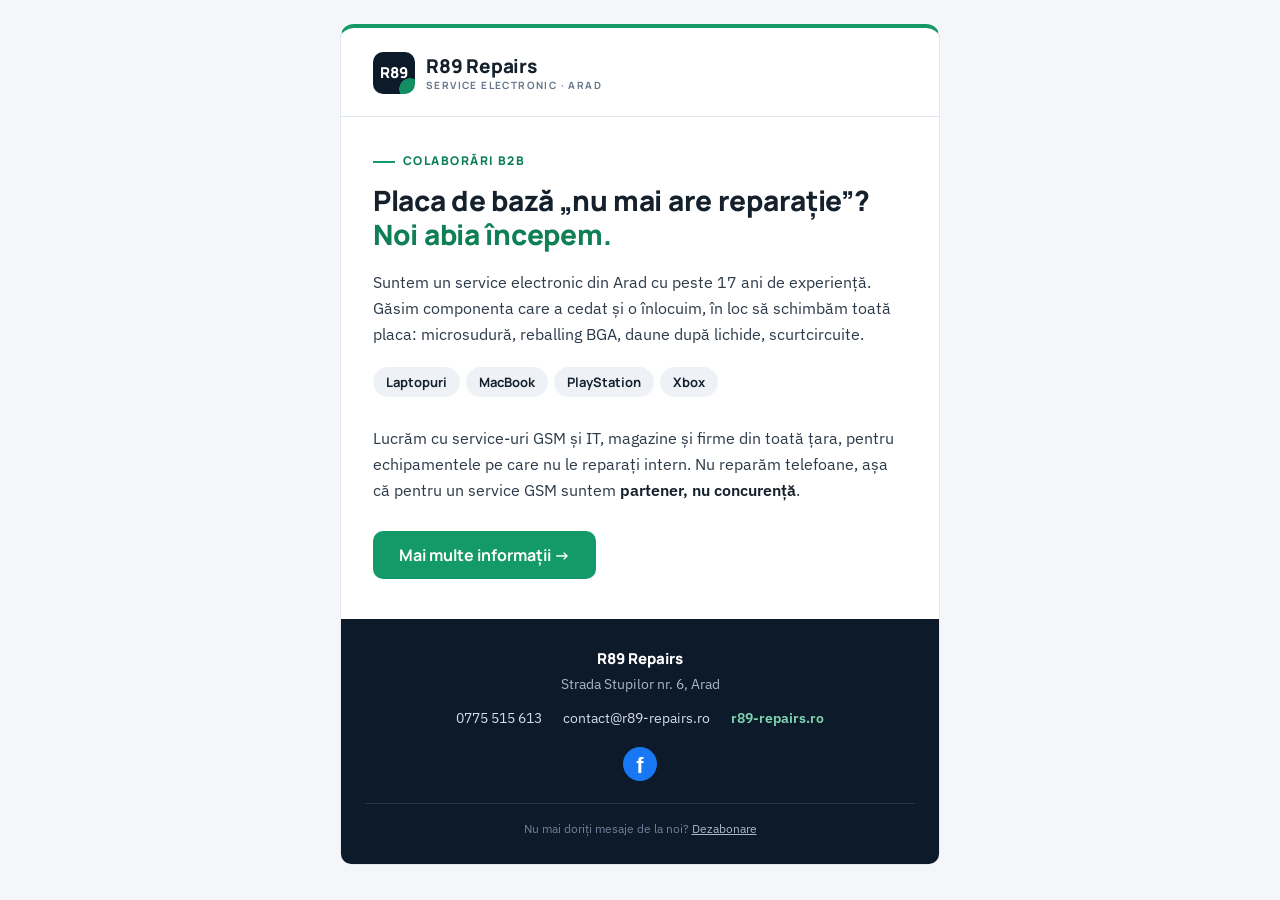
<file: newsletter/b2b-colaborare.html>
<!DOCTYPE html>
<html lang="ro" xmlns="http://www.w3.org/1999/xhtml" xmlns:v="urn:schemas-microsoft-com:vml" xmlns:o="urn:schemas-microsoft-com:office:office">
<head>
<meta charset="utf-8">
<meta name="viewport" content="width=device-width, initial-scale=1">
<meta http-equiv="X-UA-Compatible" content="IE=edge">
<meta name="x-apple-disable-message-reformatting">
<meta name="format-detection" content="telephone=no, date=no, address=no, email=no, url=no">
<meta name="color-scheme" content="light">
<meta name="supported-color-schemes" content="light">
<title>R89 Repairs – reparații la nivel de placă de bază</title>
<!--[if mso]>
<noscript><xml><o:OfficeDocumentSettings><o:PixelsPerInch>96</o:PixelsPerInch></o:OfficeDocumentSettings></xml></noscript>
<style>table, td, div, p, a, span { font-family: 'Segoe UI', Arial, sans-serif !important; }</style>
<![endif]-->
<!--[if !mso]><!-->
<link href="https://fonts.googleapis.com/css2?family=Manrope:wght@600;700;800&family=IBM+Plex+Sans:wght@400;500;600&display=swap" rel="stylesheet">
<!--<![endif]-->
</head>
<body style="margin:0; padding:0; width:100%; background-color:#f4f6f9; -webkit-text-size-adjust:100%; -ms-text-size-adjust:100%;">

<!-- Preheader: textul afișat în inbox lângă subiect -->
<div style="display:none; max-height:0; max-width:0; overflow:hidden; mso-hide:all; font-size:1px; line-height:1px; color:#f4f6f9; opacity:0;">
Reparăm laptopuri, MacBook-uri și console la nivel de placă de bază. Service din Arad, 17+ ani de experiență.
&#8199;&#65279;&#847; &#8199;&#65279;&#847; &#8199;&#65279;&#847; &#8199;&#65279;&#847; &#8199;&#65279;&#847; &#8199;&#65279;&#847; &#8199;&#65279;&#847; &#8199;&#65279;&#847; &#8199;&#65279;&#847; &#8199;&#65279;&#847; &#8199;&#65279;&#847; &#8199;&#65279;&#847; &#8199;&#65279;&#847; &#8199;&#65279;&#847; &#8199;&#65279;&#847; &#8199;&#65279;&#847; &#8199;&#65279;&#847; &#8199;&#65279;&#847; &#8199;&#65279;&#847; &#8199;&#65279;&#847;
</div>

<table role="presentation" width="100%" cellpadding="0" cellspacing="0" border="0" bgcolor="#f4f6f9" style="background-color:#f4f6f9;">
<tr>
<td align="center" style="padding:24px 8px;">

<!--[if mso]><table role="presentation" width="600" align="center" cellpadding="0" cellspacing="0" border="0"><tr><td><![endif]-->
<div style="max-width:600px; margin:0 auto;">
<table role="presentation" width="100%" cellpadding="0" cellspacing="0" border="0" bgcolor="#ffffff" style="width:100%; background-color:#ffffff; border:1px solid #e2e8f0; border-top:4px solid #149a68; border-radius:14px; border-collapse:separate;">

  <!-- ============ HEADER: logo ============ -->
  <tr>
    <td style="padding:24px 32px 22px; border-bottom:1px solid #e2e8f0;">
      <a href="https://www.r89-repairs.ro" target="_blank" style="text-decoration:none;">
      <table role="presentation" cellpadding="0" cellspacing="0" border="0">
        <tr>
          <td width="42" height="42" align="center" valign="middle" bgcolor="#0c1a2a" style="width:42px; height:42px; border-radius:10px; background-color:#0c1a2a; background-image:radial-gradient(circle at 37px 37px, #138d62 10.5px, rgba(12,26,42,0) 11px); font-family:Manrope,'Segoe UI',Helvetica,Arial,sans-serif; font-size:15px; font-weight:800; letter-spacing:.02em; line-height:42px; color:#ffffff; mso-line-height-rule:exactly;">R89</td>
          <td valign="middle" style="padding-left:11px;">
            <div style="font-family:Manrope,'Segoe UI',Helvetica,Arial,sans-serif; font-size:19px; font-weight:800; line-height:20px; letter-spacing:-.01em; color:#14202c;">R89 Repairs</div>
            <div style="padding-top:3px; font-family:Manrope,'Segoe UI',Helvetica,Arial,sans-serif; font-size:10px; font-weight:700; line-height:12px; letter-spacing:.14em; text-transform:uppercase; color:#64748b;">Service electronic &middot; Arad</div>
          </td>
        </tr>
      </table>
      </a>
    </td>
  </tr>

  <!-- ============ CONȚINUT: text + buton ============ -->
  <tr>
    <td style="padding:36px 32px 40px;">
      <div style="margin:0 0 14px; font-family:Manrope,'Segoe UI',Helvetica,Arial,sans-serif; font-size:12px; font-weight:800; line-height:16px; letter-spacing:.12em; text-transform:uppercase; color:#0f7f55;"><span style="display:inline-block; width:22px; height:2px; background-color:#149a68; vertical-align:middle; margin-right:8px;"></span>Colaborări B2B</div>

      <h1 style="margin:0 0 18px; font-family:Manrope,'Segoe UI',Helvetica,Arial,sans-serif; font-size:28px; font-weight:800; line-height:34px; letter-spacing:-.01em; color:#14202c;">Placa de bază „nu mai are reparație”? <span style="color:#0f7f55;">Noi abia începem.</span></h1>

      <p style="margin:0 0 20px; font-family:'IBM Plex Sans','Segoe UI',Helvetica,Arial,sans-serif; font-size:16px; line-height:26px; color:#2c3a49;">Suntem un service electronic din Arad cu peste 17 ani de experiență. Găsim componenta care a cedat și o înlocuim, în loc să schimbăm toată placa: microsudură, reballing BGA, daune după lichide, scurtcircuite.</p>

      <!-- Echipamente -->
      <div style="margin:0 0 20px; font-size:0; line-height:0;">
        <span style="display:inline-block; margin:0 6px 8px 0; padding:7px 13px; background-color:#eef2f7; border-radius:999px; font-family:Manrope,'Segoe UI',Helvetica,Arial,sans-serif; font-size:13px; font-weight:700; line-height:16px; color:#14202c;">Laptopuri</span>
        <span style="display:inline-block; margin:0 6px 8px 0; padding:7px 13px; background-color:#eef2f7; border-radius:999px; font-family:Manrope,'Segoe UI',Helvetica,Arial,sans-serif; font-size:13px; font-weight:700; line-height:16px; color:#14202c;">MacBook</span>
        <span style="display:inline-block; margin:0 6px 8px 0; padding:7px 13px; background-color:#eef2f7; border-radius:999px; font-family:Manrope,'Segoe UI',Helvetica,Arial,sans-serif; font-size:13px; font-weight:700; line-height:16px; color:#14202c;">PlayStation</span>
        <span style="display:inline-block; margin:0 0 8px 0; padding:7px 13px; background-color:#eef2f7; border-radius:999px; font-family:Manrope,'Segoe UI',Helvetica,Arial,sans-serif; font-size:13px; font-weight:700; line-height:16px; color:#14202c;">Xbox</span>
      </div>

      <p style="margin:0 0 28px; font-family:'IBM Plex Sans','Segoe UI',Helvetica,Arial,sans-serif; font-size:16px; line-height:26px; color:#2c3a49;">Lucrăm cu service-uri GSM și IT, magazine și firme din toată țara, pentru echipamentele pe care nu le reparați intern. Nu reparăm telefoane, așa că pentru un service GSM suntem <strong style="font-weight:600; color:#14202c;">partener, nu concurență</strong>.</p>

      <a href="https://www.r89-repairs.ro/colaborari-b2b" target="_blank" style="display:inline-block; background-color:#149a68; border:solid #149a68; border-width:14px 26px; border-radius:10px; font-family:Manrope,'Segoe UI',Helvetica,Arial,sans-serif; font-size:16px; font-weight:700; line-height:20px; color:#ffffff; text-decoration:none;">Mai multe informații &rarr;</a>
    </td>
  </tr>

  <!-- ============ FOOTER: locație + contact ============ -->
  <tr>
    <td align="center" bgcolor="#0c1a2a" style="padding:30px 24px 26px; background-color:#0c1a2a; border-radius:0 0 10px 10px; text-align:center;">
      <div style="font-family:Manrope,'Segoe UI',Helvetica,Arial,sans-serif; font-size:15px; font-weight:800; line-height:20px; color:#ffffff;">R89 Repairs</div>
      <div style="padding-top:4px; font-family:'IBM Plex Sans','Segoe UI',Helvetica,Arial,sans-serif; font-size:14px; line-height:22px; color:#a9b6c6;">Strada Stupilor nr. 6, Arad</div>

      <div style="padding-top:12px; font-family:'IBM Plex Sans','Segoe UI',Helvetica,Arial,sans-serif; font-size:14px; line-height:22px;">
        <a href="tel:+40775515613" style="display:inline-block; margin:0 9px 4px; color:#d5deea; text-decoration:none; white-space:nowrap;">0775&nbsp;515&nbsp;613</a>
        <a href="mailto:contact@r89-repairs.ro" style="display:inline-block; margin:0 9px 4px; color:#d5deea; text-decoration:none; white-space:nowrap;">contact@r89-repairs.ro</a>
        <a href="https://www.r89-repairs.ro" target="_blank" style="display:inline-block; margin:0 9px 4px; color:#7fd7b3; font-weight:600; text-decoration:none; white-space:nowrap;">r89-repairs.ro</a>
      </div>

      <!-- Facebook -->
      <table role="presentation" align="center" cellpadding="0" cellspacing="0" border="0" style="margin:14px auto 0;">
        <tr>
          <td width="34" height="34" align="center" valign="middle" bgcolor="#1877f2" style="width:34px; height:34px; border-radius:17px; background-color:#1877f2; mso-line-height-rule:exactly;">
            <a href="https://www.facebook.com/profile.php?id=61582241574535" target="_blank" title="R89 Repairs pe Facebook" style="display:block; width:34px; height:34px; font-family:Helvetica,Arial,sans-serif; font-size:22px; font-weight:700; line-height:38px; color:#ffffff; text-decoration:none; text-align:center;">f</a>
          </td>
        </tr>
      </table>

      <p style="margin:22px 0 0; padding-top:16px; border-top:1px solid #22344a; font-family:'IBM Plex Sans','Segoe UI',Helvetica,Arial,sans-serif; font-size:12px; line-height:18px; color:#6f819a;">Nu mai doriți mesaje de la noi? <a href="mailto:contact@r89-repairs.ro?subject=Dezabonare" style="color:#a9b6c6; text-decoration:underline;">Dezabonare</a></p>
    </td>
  </tr>

</table>
</div>
<!--[if mso]></td></tr></table><![endif]-->

</td>
</tr>
</table>

</body>
</html>
</file>
<file: css/style.css>
/* =====================================================================
   R89 Repairs — foaie de stil principală
   Structură: 1. Tokens  2. Bază  3. Componente  4. Header/Footer
              5. Secțiuni pagină  6. Formulare  7. Responsive
   Notă: fiecare "pagină" din mockup este o <section class="page">;
   la trecerea pe PHP, stilurile rămân neschimbate.
   ===================================================================== */

/* 1. Tokens ---------------------------------------------------------- */
:root {
  --navy: #0c1a2a;
  --navy-2: #10233a;
  --navy-3: #16304f;
  --blue: #1d5fd1;
  --blue-600: #174ea8;
  --blue-50: #eaf1fc;
  --green: #149a68;
  --green-600: #0f7f55;
  --green-50: #e6f5ee;
  --wa: #25d366;
  --ink: #14202c;
  --text: #2c3a49;
  --muted: #64748b;
  --bg: #f4f6f9;
  --surface: #ffffff;
  --line: #e2e8f0;
  --line-2: #cbd5e1;
  --star: #f9ab00;
  --radius: 14px;
  --radius-sm: 8px;
  --shadow: 0 8px 28px rgba(12, 26, 42, .08);
  --shadow-lg: 0 20px 50px rgba(12, 26, 42, .16);
  --container: 1180px;
  --header-h: 72px;
  --font-head: "Manrope", "Segoe UI", system-ui, sans-serif;
  --font-body: "IBM Plex Sans", "Segoe UI", system-ui, sans-serif;
}

/* 2. Bază ------------------------------------------------------------ */
*, *::before, *::after { box-sizing: border-box; }
html { scroll-behavior: smooth; -webkit-text-size-adjust: 100%; }
body {
  margin: 0;
  font-family: var(--font-body);
  font-size: 17px;
  line-height: 1.6;
  color: var(--text);
  background: var(--surface);
}
h1, h2, h3, h4 {
  font-family: var(--font-head);
  color: var(--ink);
  line-height: 1.15;
  margin: 0 0 .5em;
  letter-spacing: -.01em;
}
h1 { font-size: clamp(2.1rem, 4.6vw, 3.4rem); font-weight: 800; }
h2 { font-size: clamp(1.7rem, 3vw, 2.35rem); font-weight: 800; }
h3 { font-size: 1.25rem; font-weight: 700; }
h4 { font-size: 1.05rem; font-weight: 700; }
p { margin: 0 0 1em; }
a { color: var(--blue); text-decoration: none; }
a:hover { text-decoration: underline; }
ul { margin: 0; padding: 0; list-style: none; }
img { max-width: 100%; display: block; }
strong { font-weight: 600; color: var(--ink); }
.container { max-width: var(--container); margin: 0 auto; padding: 0 24px; }
.container-narrow { max-width: 860px; margin: 0 auto; padding: 0 24px; }
.sr-only { position: absolute; width: 1px; height: 1px; overflow: hidden; clip: rect(0 0 0 0); white-space: nowrap; }
.icon { width: 1.25em; height: 1.25em; stroke: currentColor; fill: none; stroke-width: 2; stroke-linecap: round; stroke-linejoin: round; flex: none; }
.icon-fill { fill: currentColor; stroke: none; }
section[id], .page[id] { scroll-margin-top: calc(var(--header-h) + 8px); }

/* 3. Componente ------------------------------------------------------ */
.btn {
  display: inline-flex; align-items: center; justify-content: center; gap: .55rem;
  padding: .8rem 1.35rem; border-radius: 10px; border: 1.5px solid transparent;
  font-family: var(--font-head); font-weight: 700; font-size: .98rem; line-height: 1.2;
  cursor: pointer; transition: background .18s, color .18s, border-color .18s, transform .18s, box-shadow .18s;
  white-space: nowrap;
}
.btn:hover { text-decoration: none; transform: translateY(-1px); }
.btn:active { transform: translateY(0); }
.btn-lg { padding: 1rem 1.7rem; font-size: 1.05rem; border-radius: 12px; }
.btn-sm { padding: .55rem 1rem; font-size: .9rem; }
.btn-primary { background: var(--green); color: #fff; box-shadow: 0 6px 18px rgba(20, 154, 104, .28); }
.btn-primary:hover { background: var(--green-600); color: #fff; }
.btn-blue { background: var(--blue); color: #fff; }
.btn-blue:hover { background: var(--blue-600); color: #fff; }
.btn-outline { background: transparent; color: var(--ink); border-color: var(--line-2); }
.btn-outline:hover { border-color: var(--ink); color: var(--ink); }
.btn-ghost-light { background: rgba(255, 255, 255, .06); color: #fff; border-color: rgba(255, 255, 255, .35); }
.btn-ghost-light:hover { background: rgba(255, 255, 255, .14); color: #fff; border-color: #fff; }
.btn-white { background: #fff; color: var(--ink); }
.btn-white:hover { background: #f1f5f9; color: var(--ink); }
.btn-wa { background: var(--wa); color: #073b1c; }
.btn-wa:hover { background: #1ebe5a; color: #073b1c; }
.btn-wa .icon { color: #073b1c; }

.eyebrow {
  display: inline-flex; align-items: center; gap: .5rem;
  font-family: var(--font-head); font-size: .78rem; font-weight: 800; letter-spacing: .12em; text-transform: uppercase;
  color: var(--green-600); margin-bottom: .9rem;
}
.eyebrow::before { content: ""; width: 22px; height: 2px; background: var(--green); }
.eyebrow.on-dark { color: #7fd7b3; }
.eyebrow.on-dark::before { background: #7fd7b3; }

.section { padding: 88px 0; }
.section-sm { padding: 56px 0; }
.section-alt { background: var(--bg); }
.section-dark { background: var(--navy); color: #cfd8e3; }
.section-dark h2, .section-dark h3, .section-dark h4 { color: #fff; }
.section-dark strong { color: #fff; }
.section-head { max-width: 720px; margin-bottom: 48px; }
.section-head p { font-size: 1.1rem; color: var(--muted); }
.section-head.center { margin-left: auto; margin-right: auto; text-align: center; }
.section-head.center .eyebrow::before { display: none; }
.lead { font-size: 1.15rem; color: var(--muted); }

.grid { display: grid; gap: 24px; }
.grid-2 { grid-template-columns: repeat(2, 1fr); }
.grid-3 { grid-template-columns: repeat(3, 1fr); }
.grid-4 { grid-template-columns: repeat(4, 1fr); }

.card {
  background: var(--surface); border: 1px solid var(--line); border-radius: var(--radius);
  padding: 28px; transition: box-shadow .2s, transform .2s, border-color .2s;
}
.card:hover { box-shadow: var(--shadow); }
.card-icon {
  width: 48px; height: 48px; border-radius: 12px; display: grid; place-items: center;
  background: var(--blue-50); color: var(--blue); margin-bottom: 18px;
}
.card-icon.green { background: var(--green-50); color: var(--green-600); }
.card-icon .icon { width: 24px; height: 24px; }
.card h3 { margin-bottom: .45rem; }
.card p { color: var(--muted); font-size: .98rem; margin-bottom: 0; }

.check-list li {
  position: relative; padding-left: 30px; margin-bottom: .55rem; color: var(--text);
}
.check-list li::before {
  content: ""; position: absolute; left: 0; top: .28em; width: 19px; height: 19px; border-radius: 50%;
  background: var(--green-50) url("data:image/svg+xml,%3Csvg xmlns='http://www.w3.org/2000/svg' viewBox='0 0 24 24' fill='none' stroke='%230f7f55' stroke-width='3' stroke-linecap='round' stroke-linejoin='round'%3E%3Cpolyline points='20 6 9 17 4 12'/%3E%3C/svg%3E") center/11px no-repeat;
}
.section-dark .check-list li::before { background-color: rgba(127, 215, 179, .15); }

.chips { display: flex; flex-wrap: wrap; gap: 8px; }
.chip {
  display: inline-block; padding: .35rem .8rem; border-radius: 999px; font-size: .88rem; font-weight: 500;
  background: var(--bg); border: 1px solid var(--line); color: var(--text);
}
.tag {
  display: inline-block; padding: .2rem .6rem; border-radius: 6px; font-size: .74rem; font-weight: 700;
  letter-spacing: .04em; text-transform: uppercase; background: var(--blue-50); color: var(--blue-600);
}
.tag.green { background: var(--green-50); color: var(--green-600); }
.tag.amber { background: #fff4d6; color: #8a5a00; }

.link-arrow { display: inline-flex; align-items: center; gap: .4rem; font-weight: 600; font-family: var(--font-head); }
.link-arrow .icon { width: 18px; height: 18px; transition: transform .18s; }
.link-arrow:hover .icon { transform: translateX(3px); }

.stars { display: inline-flex; gap: 2px; color: var(--star); }
.stars .icon { width: 17px; height: 17px; fill: currentColor; stroke: none; }

.breadcrumb { display: flex; flex-wrap: wrap; gap: .4rem; font-size: .88rem; color: rgba(255, 255, 255, .6); margin-bottom: 1rem; }
.breadcrumb a { color: rgba(255, 255, 255, .75); }
.breadcrumb li + li::before { content: "/"; margin-right: .4rem; color: rgba(255, 255, 255, .35); }
.breadcrumb li:last-child { color: #fff; }

.notice {
  display: flex; gap: 14px; align-items: flex-start; padding: 18px 20px; border-radius: var(--radius-sm);
  background: var(--blue-50); border: 1px solid #cddcf5; color: var(--ink); font-size: .95rem;
}
.notice .icon { color: var(--blue); width: 22px; height: 22px; margin-top: 2px; }
.notice.green { background: var(--green-50); border-color: #bfe6d3; }
.notice.green .icon { color: var(--green-600); }

/* 4. Header ---------------------------------------------------------- */
.topbar { background: var(--navy); color: #b8c4d3; font-size: .84rem; }
.topbar .container { display: flex; justify-content: space-between; align-items: center; height: 38px; gap: 16px; }
.topbar ul { display: flex; gap: 22px; }
.topbar li { display: inline-flex; align-items: center; gap: .45rem; white-space: nowrap; }
.topbar a { color: #dbe3ec; }
.topbar .icon { width: 15px; height: 15px; color: #7fd7b3; }
.topbar .badge-ro { color: #7fd7b3; font-weight: 600; }

.site-header {
  position: sticky; top: 0; z-index: 100; background: #fff; border-bottom: 1px solid var(--line);
}
.site-header.is-scrolled { box-shadow: 0 4px 24px rgba(12, 26, 42, .08); }
.nav-wrap { display: flex; align-items: center; justify-content: space-between; height: var(--header-h); gap: 24px; }
.brand { display: inline-flex; align-items: center; gap: 11px; color: var(--ink); font-family: var(--font-head); }
.brand:hover { text-decoration: none; }
.brand-mark {
  width: 42px; height: 42px; border-radius: 10px; background: var(--navy); color: #fff; display: grid; place-items: center;
  font-weight: 800; font-size: .95rem; letter-spacing: .02em; position: relative; overflow: hidden;
}
.brand-mark::after {
  content: ""; position: absolute; inset: auto -6px -6px auto; width: 22px; height: 22px; border-radius: 50%;
  background: var(--green); opacity: .9;
}
.brand-mark span { position: relative; z-index: 1; }
.brand-text { display: flex; flex-direction: column; line-height: 1.05; }
.brand-text b { font-size: 1.15rem; font-weight: 800; letter-spacing: -.01em; }
.brand-text small { font-size: .68rem; text-transform: uppercase; letter-spacing: .14em; color: var(--muted); font-weight: 600; }

.main-nav { display: flex; align-items: center; gap: 4px; }
.main-nav > li { position: relative; }
.main-nav > li > a {
  display: inline-flex; align-items: center; gap: .3rem; padding: .6rem .85rem; border-radius: 8px;
  color: var(--ink); font-family: var(--font-head); font-weight: 600; font-size: .95rem;
}
.main-nav > li > a:hover, .main-nav > li.open > a { background: var(--bg); text-decoration: none; color: var(--blue-600); }
.main-nav > li > a .icon { width: 15px; height: 15px; transition: transform .18s; }
.main-nav > li:hover > a .icon, .main-nav > li.open > a .icon { transform: rotate(180deg); }
.main-nav .nav-cta { margin-left: 10px; }
.main-nav .nav-cta a { padding: .65rem 1.15rem; }
.main-nav .nav-cta a:hover { background: var(--green-600); color: #fff; }

.dropdown {
  position: absolute; top: calc(100% + 10px); left: 50%; transform: translate(-50%, 8px);
  min-width: 560px; background: #fff; border: 1px solid var(--line); border-radius: 16px; box-shadow: var(--shadow-lg);
  padding: 14px; opacity: 0; visibility: hidden; transition: opacity .18s, transform .18s, visibility .18s;
}
.dropdown::before { content: ""; position: absolute; left: 0; right: 0; top: -12px; height: 12px; }
.dropdown::after {
  content: ""; position: absolute; top: -7px; left: 50%; width: 14px; height: 14px; background: #fff;
  border-left: 1px solid var(--line); border-top: 1px solid var(--line); transform: translateX(-50%) rotate(45deg);
}
.main-nav > li:hover > .dropdown, .main-nav > li.open > .dropdown { opacity: 1; visibility: visible; transform: translate(-50%, 0); }
.dropdown-grid { display: grid; grid-template-columns: 1fr 1fr; gap: 6px; }
.dropdown-item {
  display: flex; gap: 14px; align-items: flex-start; padding: 12px 14px; border-radius: 10px; color: var(--ink);
}
.dropdown-item:hover { background: var(--bg); text-decoration: none; }
.dropdown-item .di-icon {
  width: 40px; height: 40px; border-radius: 10px; background: var(--blue-50); color: var(--blue); display: grid; place-items: center; flex: none;
}
.dropdown-item .di-icon .icon { width: 21px; height: 21px; }
.dropdown-item b { display: block; font-family: var(--font-head); font-size: .95rem; margin-bottom: 2px; }
.dropdown-item span { display: block; font-size: .82rem; color: var(--muted); line-height: 1.4; }
.dropdown-foot {
  margin-top: 10px; padding: 12px 14px 4px; border-top: 1px solid var(--line); display: flex; justify-content: space-between; align-items: center;
  font-size: .86rem; color: var(--muted);
}

.nav-toggle {
  display: none; width: 44px; height: 44px; border-radius: 10px; border: 1px solid var(--line); background: #fff; color: var(--ink);
  align-items: center; justify-content: center; cursor: pointer;
}
.nav-toggle .icon { width: 22px; height: 22px; }
.nav-toggle .i-close { display: none; }
body.nav-open .nav-toggle .i-menu { display: none; }
body.nav-open .nav-toggle .i-close { display: block; }

/* Footer */
.site-footer { background: var(--navy); color: #a9b6c6; font-size: .95rem; }
.footer-top { padding: 72px 0 48px; display: grid; grid-template-columns: 1.5fr 1fr 1fr 1.2fr; gap: 40px; }
.site-footer h4 { color: #fff; font-size: .82rem; text-transform: uppercase; letter-spacing: .12em; margin-bottom: 1.1rem; }
.site-footer a { color: #d5deea; }
.site-footer a:hover { color: #fff; }
.site-footer li { margin-bottom: .55rem; }
.footer-brand .brand { color: #fff; }
.footer-brand .brand-text small { color: #8fa0b5; }
.footer-brand p { margin-top: 18px; max-width: 360px; }
.footer-contact li { display: flex; gap: .6rem; align-items: flex-start; }
.footer-contact .icon { width: 18px; height: 18px; color: #7fd7b3; margin-top: 3px; }
.footer-bottom { border-top: 1px solid rgba(255, 255, 255, .1); padding: 22px 0; font-size: .84rem; color: #8090a5; }
.footer-bottom .container { display: flex; justify-content: space-between; gap: 16px; flex-wrap: wrap; }
.footer-bottom ul { display: flex; gap: 18px; flex-wrap: wrap; }
.footer-legal { border-top: 1px solid rgba(255, 255, 255, .1); padding: 22px 0; font-size: .8rem; color: #6f819a; line-height: 1.55; }
.footer-legal .container { display: flex; gap: 32px; align-items: center; flex-wrap: wrap; }
.footer-legal p { margin: 0; max-width: 820px; }
.anpc-badge {
  display: inline-flex; align-items: center; gap: 8px; padding: 7px 12px; border: 1px solid rgba(255, 255, 255, .18); border-radius: 8px;
  font-size: .74rem; font-weight: 700; letter-spacing: .06em; color: #cfd8e3; white-space: nowrap;
}
.anpc-badge:hover { text-decoration: none; border-color: #fff; }
.anpc-badge .icon { width: 16px; height: 16px; color: #7fd7b3; }

/* 5. Pagini ---------------------------------------------------------- */
/* Hero */
.hero {
  position: relative; color: #fff; min-height: min(86vh, 780px); display: flex; align-items: center;
  background: var(--navy) url("../img/hero-motherboard.jpg") center/cover no-repeat; isolation: isolate;
}
.hero::before {
  content: ""; position: absolute; inset: 0; z-index: -1;
  background: linear-gradient(95deg, rgba(8, 19, 34, .95) 0%, rgba(8, 19, 34, .86) 38%, rgba(8, 19, 34, .55) 68%, rgba(8, 19, 34, .3) 100%);
}
.hero::after {
  content: ""; position: absolute; left: 0; right: 0; bottom: 0; height: 120px; z-index: -1;
  background: linear-gradient(180deg, rgba(8, 19, 34, 0), rgba(8, 19, 34, .55));
}
.hero .container { padding-top: 96px; padding-bottom: 96px; }
.hero-content { max-width: 780px; }
.hero-kicker {
  display: inline-flex; align-items: center; gap: .6rem; padding: .4rem .9rem .4rem .5rem; border-radius: 999px;
  background: rgba(255, 255, 255, .08); border: 1px solid rgba(255, 255, 255, .16); font-size: .86rem; font-weight: 500; margin-bottom: 26px;
}
.hero-kicker .dot { width: 8px; height: 8px; border-radius: 50%; background: var(--green); box-shadow: 0 0 0 4px rgba(20, 154, 104, .3); margin-left: .35rem; }
.hero h1 { color: #fff; font-size: clamp(2.3rem, 5.4vw, 4rem); margin-bottom: 1.1rem; max-width: 15ch; }
.hero h1 .accent { color: #7fd7b3; }
.hero-lead { font-size: 1.18rem; color: #c9d4e1; max-width: 600px; margin-bottom: 2rem; }
.hero-actions { display: flex; flex-wrap: wrap; gap: 12px; margin-bottom: 2.4rem; }
.hero-proof { display: flex; flex-wrap: wrap; gap: 28px; padding-top: 24px; border-top: 1px solid rgba(255, 255, 255, .14); }
.hero-proof li { display: flex; align-items: center; gap: .6rem; font-size: .92rem; color: #dbe3ec; }
.hero-proof .icon { width: 20px; height: 20px; color: #7fd7b3; }
.hero-proof .stars .icon { width: 15px; height: 15px; }
.hero-proof b { color: #fff; font-family: var(--font-head); }

/* Stats strip */
.stats { background: #fff; border-bottom: 1px solid var(--line); }
.stats .container { display: grid; grid-template-columns: repeat(4, 1fr); }
.stat { padding: 30px 24px; border-left: 1px solid var(--line); display: flex; gap: 16px; align-items: flex-start; }
.stat:first-child { border-left: 0; padding-left: 0; }
.stat .icon { width: 26px; height: 26px; color: var(--green-600); margin-top: 4px; }
.stat b { display: block; font-family: var(--font-head); font-size: 1.5rem; font-weight: 800; color: var(--ink); line-height: 1.1; }
.stat span { font-size: .92rem; color: var(--muted); }

/* Echipamente */
.equip-grid { display: grid; grid-template-columns: repeat(4, 1fr); gap: 22px; }
.equip-card { display: flex; flex-direction: column; overflow: hidden; padding: 0; }
.equip-card .equip-media { position: relative; aspect-ratio: 16 / 10; background: var(--navy-2); overflow: hidden; }
.equip-card .equip-media img { width: 100%; height: 100%; object-fit: cover; transition: transform .35s; }
.equip-card:hover .equip-media img { transform: scale(1.04); }
.equip-card .equip-media .tag { position: absolute; left: 14px; top: 14px; background: rgba(255, 255, 255, .92); color: var(--ink); }
.equip-card .equip-body { padding: 22px 22px 24px; display: flex; flex-direction: column; flex: 1; }
.equip-card h3 { font-size: 1.15rem; }
.equip-card .equip-sub { font-size: .9rem; color: var(--muted); margin-bottom: 14px; }
.equip-card ul { margin-bottom: 18px; }
.equip-card li { font-size: .92rem; color: var(--text); padding-left: 20px; position: relative; margin-bottom: .35rem; }
.equip-card li::before { content: ""; position: absolute; left: 0; top: .6em; width: 9px; height: 2px; background: var(--green); }
.equip-card .link-arrow { margin-top: auto; }

/* Diferențiator */
.split { display: grid; grid-template-columns: 1.05fr 1fr; gap: 56px; align-items: center; }
.split .section-head { margin-bottom: 24px; }
.bench-card { background: var(--navy-2); color: #cfd8e3; border-radius: 20px; padding: 32px; position: relative; overflow: hidden; }
.bench-card::before {
  content: ""; position: absolute; inset: 0; opacity: .25;
  background: url("data:image/svg+xml,%3Csvg xmlns='http://www.w3.org/2000/svg' width='120' height='120' viewBox='0 0 120 120'%3E%3Cg fill='none' stroke='%237fd7b3' stroke-width='1'%3E%3Cpath d='M0 30h40v30h30V0'/%3E%3Cpath d='M120 90H80V60H50v60'/%3E%3Cpath d='M0 90h20v-20'/%3E%3Cpath d='M100 20h20'/%3E%3C/g%3E%3Cg fill='%237fd7b3'%3E%3Ccircle cx='40' cy='30' r='2.5'/%3E%3Ccircle cx='70' cy='60' r='2.5'/%3E%3Ccircle cx='80' cy='90' r='2.5'/%3E%3Ccircle cx='20' cy='70' r='2.5'/%3E%3Ccircle cx='100' cy='20' r='2.5'/%3E%3C/g%3E%3C/svg%3E");
}
.bench-card > * { position: relative; }
.bench-card h3 { color: #fff; margin-bottom: 1.2rem; }
.bench-row { display: grid; grid-template-columns: 1fr 1fr; gap: 14px; }
.bench-box { background: rgba(255, 255, 255, .06); border: 1px solid rgba(255, 255, 255, .1); border-radius: 12px; padding: 16px 18px; }
.bench-box small { display: block; font-size: .72rem; text-transform: uppercase; letter-spacing: .1em; color: #8fa0b5; margin-bottom: 6px; font-weight: 700; }
.bench-box b { color: #fff; font-family: var(--font-head); display: block; margin-bottom: 4px; }
.bench-box span { font-size: .88rem; }
.bench-box.hl { border-color: rgba(127, 215, 179, .45); background: rgba(20, 154, 104, .14); }
.bench-box.hl small { color: #7fd7b3; }
.bench-tools { margin-top: 18px; padding-top: 18px; border-top: 1px solid rgba(255, 255, 255, .1); display: flex; flex-wrap: wrap; gap: 8px; }
.bench-tools span { font-size: .8rem; padding: .3rem .65rem; border-radius: 999px; background: rgba(255, 255, 255, .08); color: #dbe3ec; }

/* Pași */
.steps { display: grid; grid-template-columns: repeat(4, 1fr); gap: 22px; counter-reset: step; }
.step { position: relative; padding: 26px 24px 24px; background: #fff; border: 1px solid var(--line); border-radius: var(--radius); }
.step::before {
  counter-increment: step; content: "0" counter(step); font-family: var(--font-head); font-weight: 800; font-size: .85rem; letter-spacing: .08em;
  color: var(--green-600); display: block; margin-bottom: 14px;
}
.step h3 { font-size: 1.08rem; }
.step p { font-size: .95rem; color: var(--muted); margin: 0; }
.steps.vertical { grid-template-columns: 1fr; gap: 0; }
.steps.vertical .step { border-radius: 0; border-top: 0; display: grid; grid-template-columns: 64px 1fr; gap: 20px; padding: 26px 28px; }
.steps.vertical .step:first-child { border-top: 1px solid var(--line); border-radius: var(--radius) var(--radius) 0 0; }
.steps.vertical .step:last-child { border-radius: 0 0 var(--radius) var(--radius); }
.steps.vertical .step::before {
  margin: 0; width: 46px; height: 46px; border-radius: 12px; background: var(--green-50); display: grid; place-items: center; font-size: 1rem;
}

/* Bandă curier */
.courier-band { background: var(--navy); color: #cfd8e3; position: relative; overflow: hidden; }
.courier-band::before {
  content: ""; position: absolute; right: -120px; top: -120px; width: 520px; height: 520px; border-radius: 50%;
  background: radial-gradient(closest-side, rgba(29, 95, 209, .35), transparent);
}
.courier-band .container { display: grid; grid-template-columns: 1.2fr 1fr; gap: 56px; align-items: center; position: relative; }
.courier-band h2 { color: #fff; }
.courier-band .lead { color: #b8c4d3; }
.courier-points { display: grid; gap: 14px; }
.courier-points li { display: flex; gap: 14px; align-items: flex-start; background: rgba(255, 255, 255, .05); border: 1px solid rgba(255, 255, 255, .1); border-radius: 12px; padding: 16px 18px; }
.courier-points .icon { width: 24px; height: 24px; color: #7fd7b3; flex: none; margin-top: 2px; }
.courier-points b { display: block; color: #fff; font-family: var(--font-head); margin-bottom: 2px; }
.courier-points span { font-size: .92rem; }
.county-grid { display: flex; flex-wrap: wrap; gap: 8px; }
.county-grid span { font-size: .84rem; padding: .35rem .7rem; border-radius: 8px; background: var(--bg); border: 1px solid var(--line); color: var(--text); }

/* Recenzii Google */
.reviews-head { display: flex; justify-content: space-between; align-items: flex-end; gap: 24px; flex-wrap: wrap; margin-bottom: 36px; }
.g-summary { display: flex; align-items: center; gap: 18px; background: #fff; border: 1px solid var(--line); border-radius: 14px; padding: 16px 20px; box-shadow: var(--shadow); }
.g-summary .g-logo { width: 44px; height: 44px; }
.g-summary b { display: block; font-family: var(--font-head); font-size: 1.05rem; color: var(--ink); }
.g-summary .g-score { display: flex; align-items: center; gap: 8px; font-size: .92rem; color: var(--muted); }
.g-summary .g-score strong { font-size: 1.15rem; color: var(--ink); }
.g-summary .btn { margin-left: 12px; }
.review-grid { display: grid; grid-template-columns: repeat(3, 1fr); gap: 20px; }
.review-card { background: #fff; border: 1px solid var(--line); border-radius: 12px; padding: 22px 22px 20px; display: flex; flex-direction: column; box-shadow: 0 1px 3px rgba(12, 26, 42, .06); }
.review-top { display: flex; align-items: center; gap: 12px; margin-bottom: 12px; }
.review-avatar { width: 42px; height: 42px; border-radius: 50%; overflow: hidden; background: var(--blue); color: #fff; display: grid; place-items: center; font-weight: 700; font-family: var(--font-head); flex: none; }
.review-avatar img { width: 100%; height: 100%; object-fit: cover; }
.review-who b { display: block; font-size: .96rem; color: var(--ink); font-family: var(--font-head); }
.review-who span { font-size: .82rem; color: var(--muted); }
.review-top .g-logo { width: 22px; height: 22px; margin-left: auto; }
.review-card .stars { margin-bottom: 10px; }
.review-card p { font-size: .96rem; color: var(--text); margin: 0; }
.review-foot { margin-top: auto; padding-top: 14px; font-size: .8rem; color: var(--muted); display: flex; justify-content: space-between; }

/* FAQ */
.faq { display: grid; gap: 10px; }
.faq details { background: #fff; border: 1px solid var(--line); border-radius: 12px; padding: 0 22px; }
.faq details[open] { border-color: var(--line-2); box-shadow: var(--shadow); }
.faq summary { list-style: none; cursor: pointer; padding: 18px 0; font-family: var(--font-head); font-weight: 700; color: var(--ink); display: flex; justify-content: space-between; align-items: center; gap: 16px; }
.faq summary::-webkit-details-marker { display: none; }
.faq summary::after { content: "+"; font-size: 1.4rem; color: var(--green-600); flex: none; width: 28px; height: 28px; border-radius: 50%; background: var(--green-50); display: grid; place-items: center; line-height: 1; }
.faq details[open] summary::after { content: "–"; }
.faq details p { padding-bottom: 20px; margin: 0; color: var(--muted); }

/* Articole */
.post-card { display: flex; flex-direction: column; padding: 0; overflow: hidden; }
.post-card .post-media { aspect-ratio: 16 / 9; background: var(--navy-2); position: relative; overflow: hidden; }
.post-card .post-media img { width: 100%; height: 100%; object-fit: cover; }
.post-card .post-media .tag { position: absolute; left: 14px; top: 14px; background: rgba(255,255,255,.92); color: var(--ink); }
.post-card .post-body { padding: 22px; display: flex; flex-direction: column; flex: 1; }
.post-card time { font-size: .82rem; color: var(--muted); margin-bottom: 8px; }
.post-card h3 { font-size: 1.08rem; }
.post-card .link-arrow { margin-top: auto; padding-top: 14px; }

/* CTA panel */
.cta-panel { background: var(--navy-2); color: #cfd8e3; border-radius: 22px; padding: 56px; display: grid; grid-template-columns: 1.3fr auto; gap: 40px; align-items: center; position: relative; overflow: hidden; }
.cta-panel::before { content: ""; position: absolute; right: -80px; bottom: -160px; width: 420px; height: 420px; border-radius: 50%; background: radial-gradient(closest-side, rgba(20, 154, 104, .35), transparent); }
.cta-panel > * { position: relative; }
.cta-panel h2 { color: #fff; margin-bottom: .5rem; }
.cta-panel p { margin: 0; color: #b8c4d3; max-width: 560px; }
.cta-actions { display: flex; flex-wrap: wrap; gap: 12px; }

/* Page head (pagini interioare) */
.page-head { background: var(--navy-2); color: #fff; padding: 64px 0 56px; position: relative; overflow: hidden; border-top: 4px solid var(--green); }
.page-head::before { content: ""; position: absolute; right: -160px; top: -200px; width: 560px; height: 560px; border-radius: 50%; background: radial-gradient(closest-side, rgba(29, 95, 209, .3), transparent); }
.page-head .container { position: relative; }
.page-head h1 { color: #fff; max-width: 760px; }
.page-head .lead { color: #b8c4d3; max-width: 640px; margin: 0; }
.page-head .page-head-actions { margin-top: 26px; display: flex; gap: 12px; flex-wrap: wrap; }
.page-head.with-icon .container { display: grid; grid-template-columns: 1fr auto; gap: 32px; align-items: end; }
.page-head .head-icon { width: 96px; height: 96px; border-radius: 22px; background: rgba(255, 255, 255, .06); border: 1px solid rgba(255, 255, 255, .12); display: grid; place-items: center; color: #7fd7b3; }
.page-head .head-icon .icon { width: 46px; height: 46px; stroke-width: 1.6; }

/* Despre noi */
.about-media { position: relative; border-radius: 20px; overflow: hidden; aspect-ratio: 4 / 3.3; background: var(--navy); }
.about-media img { width: 100%; height: 100%; object-fit: cover; object-position: 60% 40%; }
.about-media .float-card { position: absolute; left: 22px; bottom: 22px; background: #fff; border-radius: 12px; padding: 16px 18px; box-shadow: var(--shadow-lg); display: flex; gap: 14px; align-items: center; }
.about-media .float-card b { display: block; font-family: var(--font-head); font-size: 1.4rem; color: var(--ink); line-height: 1; }
.about-media .float-card span { font-size: .84rem; color: var(--muted); }
.about-media .float-card .icon { width: 30px; height: 30px; color: var(--green-600); }
.tool-list { display: grid; grid-template-columns: repeat(3, 1fr); gap: 18px; }
.tool { display: flex; gap: 14px; align-items: flex-start; padding: 18px; border: 1px solid var(--line); border-radius: 12px; background: #fff; }
.tool .icon { width: 24px; height: 24px; color: var(--blue); flex: none; margin-top: 2px; }
.tool b { display: block; font-family: var(--font-head); margin-bottom: 2px; color: var(--ink); }
.tool span { font-size: .9rem; color: var(--muted); }
.values { display: grid; grid-template-columns: repeat(3, 1fr); gap: 24px; }
.timeline { border-left: 2px solid var(--line-2); padding-left: 28px; display: grid; gap: 26px; }
.timeline li { position: relative; }
.timeline li::before { content: ""; position: absolute; left: -35px; top: 6px; width: 12px; height: 12px; border-radius: 50%; background: var(--green); box-shadow: 0 0 0 4px var(--green-50); }
.timeline b { display: block; font-family: var(--font-head); color: var(--ink); }
.timeline span { color: var(--muted); font-size: .95rem; }

/* Servicii */
.service-intro { display: grid; grid-template-columns: 1.1fr .9fr; gap: 48px; align-items: start; }
.service-intro .side-card { background: var(--bg); border: 1px solid var(--line); border-radius: 16px; padding: 26px; }
.service-intro .side-card h4 { margin-bottom: 12px; }
.service-intro .side-card li { font-size: .95rem; }
.problem-grid { display: grid; grid-template-columns: repeat(3, 1fr); gap: 20px; }
.problem { padding: 24px; background: #fff; border: 1px solid var(--line); border-radius: var(--radius); display: flex; flex-direction: column; gap: 10px; transition: box-shadow .2s; }
.problem:hover { box-shadow: var(--shadow); }
.problem-top { display: flex; align-items: center; justify-content: space-between; gap: 12px; }
.problem-top .icon { width: 26px; height: 26px; color: var(--blue); }
.problem h3 { font-size: 1.08rem; margin: 0; }
.problem p { font-size: .94rem; color: var(--muted); margin: 0; }
.problem .problem-fix { font-size: .86rem; color: var(--ink); padding-top: 10px; border-top: 1px dashed var(--line-2); margin-top: auto; }
.problem .problem-fix b { color: var(--green-600); font-weight: 700; }
.service-cta { background: var(--green-50); border: 1px solid #bfe6d3; border-radius: 18px; padding: 36px 40px; display: grid; grid-template-columns: 1fr auto; gap: 24px; align-items: center; }
.service-cta h3 { margin-bottom: .3rem; }
.service-cta p { margin: 0; color: var(--muted); }
.service-cta .cta-actions { justify-content: flex-end; }
.service-list-grid { display: grid; grid-template-columns: repeat(2, 1fr); gap: 22px; }
.service-list-grid .card { display: grid; grid-template-columns: auto 1fr; gap: 20px; align-items: start; }
.service-list-grid .card-icon { margin-bottom: 0; }
.service-list-grid ul { margin: 12px 0 16px; }
.service-list-grid li { font-size: .92rem; color: var(--muted); }

/* B2B */
.b2b-grid { display: grid; grid-template-columns: repeat(2, 1fr); gap: 22px; }
.b2b-for { display: grid; grid-template-columns: repeat(4, 1fr); gap: 18px; }
.b2b-for .card { text-align: center; padding: 26px 18px; }
.b2b-for .card-icon { margin: 0 auto 14px; }
.b2b-for h4 { margin-bottom: .3rem; }
.b2b-for p { font-size: .9rem; }

/* Contact */
.contact-grid { display: grid; grid-template-columns: .9fr 1.1fr; gap: 32px; align-items: stretch; }
.contact-card { background: #fff; border: 1px solid var(--line); border-radius: 16px; padding: 30px; }
.contact-card ul { display: grid; gap: 18px; margin-top: 8px; }
.contact-card li { display: flex; gap: 14px; align-items: flex-start; }
.contact-card .ci { width: 42px; height: 42px; border-radius: 10px; background: var(--blue-50); color: var(--blue); display: grid; place-items: center; flex: none; }
.contact-card .ci .icon { width: 21px; height: 21px; }
.contact-card small { display: block; font-size: .78rem; text-transform: uppercase; letter-spacing: .08em; color: var(--muted); font-weight: 700; margin-bottom: 2px; }
.contact-card b { display: block; font-family: var(--font-head); color: var(--ink); font-size: 1.02rem; }
.contact-card span { font-size: .9rem; color: var(--muted); }
.contact-card .hours { display: grid; grid-template-columns: auto 1fr; gap: 4px 18px; font-size: .92rem; margin-top: 4px; }
.contact-card .hours dt { color: var(--muted); }
.contact-card .hours dd { margin: 0; color: var(--ink); font-weight: 500; }
.map-frame { border-radius: 16px; overflow: hidden; border: 1px solid var(--line); min-height: 420px; background: var(--bg); }
.map-frame iframe { width: 100%; height: 100%; min-height: 420px; border: 0; display: block; }

/* Solicită reparație */
.request-grid { display: grid; grid-template-columns: 1.4fr .8fr; gap: 32px; align-items: start; }
.request-side { position: sticky; top: calc(var(--header-h) + 24px); display: grid; gap: 20px; }
.request-side .card p { color: var(--muted); font-size: .94rem; }
.request-side .steps.vertical .step { padding: 18px 20px; grid-template-columns: 40px 1fr; gap: 14px; }
.request-side .steps.vertical .step::before { width: 36px; height: 36px; font-size: .85rem; }
.request-side .steps.vertical .step h3 { font-size: .98rem; margin-bottom: .2rem; }
.request-side .steps.vertical .step p { font-size: .88rem; }

/* Legal */
.legal-body h3 { margin-top: 2rem; font-size: 1.15rem; }
.legal-body p, .legal-body li { color: var(--text); font-size: .98rem; }
.legal-body ol { padding-left: 1.3rem; }
.legal-body ol li { margin-bottom: .4rem; }
.legal-meta { font-size: .88rem; color: var(--muted); }

/* 6. Formulare -------------------------------------------------------- */
.form-card { background: #fff; border: 1px solid var(--line); border-radius: 18px; padding: 34px; box-shadow: var(--shadow); }
.form-card h3 { margin-bottom: .3rem; }
.form-card > p { color: var(--muted); font-size: .96rem; margin-bottom: 26px; }
fieldset { border: 0; padding: 0; margin: 0 0 8px; min-width: 0; }
legend { font-family: var(--font-head); font-weight: 800; font-size: .8rem; letter-spacing: .1em; text-transform: uppercase; color: var(--green-600); margin-bottom: 16px; padding: 0; }
.form-grid { display: grid; grid-template-columns: 1fr 1fr; gap: 18px 20px; margin-bottom: 26px; }
.form-grid .full { grid-column: 1 / -1; }
.field label { display: block; font-size: .9rem; font-weight: 600; color: var(--ink); margin-bottom: 6px; }
.field label .opt { font-weight: 400; color: var(--muted); }
.field input, .field select, .field textarea {
  width: 100%; padding: .78rem .95rem; border: 1.5px solid var(--line-2); border-radius: 10px; font: inherit; font-size: .98rem; color: var(--ink);
  background: #fff; transition: border-color .15s, box-shadow .15s;
}
.field textarea { min-height: 130px; resize: vertical; }
.field select { appearance: none; background: #fff url("data:image/svg+xml,%3Csvg xmlns='http://www.w3.org/2000/svg' viewBox='0 0 24 24' fill='none' stroke='%2364748b' stroke-width='2' stroke-linecap='round' stroke-linejoin='round'%3E%3Cpath d='m6 9 6 6 6-6'/%3E%3C/svg%3E") right .9rem center/18px no-repeat; padding-right: 2.6rem; }
.field input:focus, .field select:focus, .field textarea:focus { outline: none; border-color: var(--blue); box-shadow: 0 0 0 4px rgba(29, 95, 209, .15); }
.field .hint { font-size: .82rem; color: var(--muted); margin-top: 6px; }
.choice-cards { display: grid; grid-template-columns: 1fr 1fr; gap: 14px; }
.choice-cards label { position: relative; display: flex; gap: 14px; align-items: flex-start; padding: 18px; border: 1.5px solid var(--line-2); border-radius: 12px; cursor: pointer; transition: border-color .15s, background .15s; }
.choice-cards label:hover { border-color: var(--blue); }
.choice-cards input { position: absolute; opacity: 0; }
.choice-cards input:checked + .choice-body { color: var(--ink); }
.choice-cards label:has(input:checked) { border-color: var(--green); background: var(--green-50); box-shadow: 0 0 0 3px rgba(20, 154, 104, .15); }
.choice-cards .choice-icon { width: 40px; height: 40px; border-radius: 10px; background: var(--bg); color: var(--blue); display: grid; place-items: center; flex: none; }
.choice-cards label:has(input:checked) .choice-icon { background: #fff; color: var(--green-600); }
.choice-cards .choice-icon .icon { width: 22px; height: 22px; }
.choice-cards b { display: block; font-family: var(--font-head); font-size: .98rem; margin-bottom: 2px; color: var(--ink); }
.choice-cards span { font-size: .86rem; color: var(--muted); }
.check { display: flex; gap: 12px; align-items: flex-start; font-size: .92rem; color: var(--text); margin-bottom: 14px; }
.check input { width: 20px; height: 20px; margin: 2px 0 0; accent-color: var(--green); flex: none; }
.form-actions { display: flex; align-items: center; gap: 18px; flex-wrap: wrap; margin-top: 22px; }
.form-actions .hint { font-size: .86rem; color: var(--muted); }
.form-success { display: none; padding: 22px 24px; border-radius: 12px; background: var(--green-50); border: 1px solid #bfe6d3; color: var(--ink); }
.form-success .icon { width: 26px; height: 26px; color: var(--green-600); }
form.is-sent .form-success { display: flex; gap: 14px; align-items: flex-start; }
form.is-sent .form-body { display: none; }

/* Utilitare */
.mt-0 { margin-top: 0 !important; }
.mt-24 { margin-top: 24px; }
.mt-40 { margin-top: 40px; }
.mt-56 { margin-top: 56px; }
.mb-24 { margin-bottom: 24px; }
.text-center { text-align: center; }
.muted { color: var(--muted); }
.divider { height: 1px; background: var(--line); border: 0; margin: 0; }

/* 7. Responsive ------------------------------------------------------- */
@media (max-width: 1100px) {
  .equip-grid, .stats .container { grid-template-columns: repeat(2, 1fr); }
  .stat:nth-child(odd) { border-left: 0; padding-left: 0; }
  .stat { padding: 20px 24px 20px 24px; }
  .steps { grid-template-columns: repeat(2, 1fr); }
  .b2b-for { grid-template-columns: repeat(2, 1fr); }
  .tool-list { grid-template-columns: repeat(2, 1fr); }
  .footer-top { grid-template-columns: 1fr 1fr; }
}
@media (max-width: 980px) {
  :root { --header-h: 66px; }
  .topbar ul.topbar-left li:nth-child(2) { display: none; }
  .nav-toggle { display: inline-flex; }
  /* Panoul de meniu: absolut, imediat sub header-ul sticky, deci vizibil oriunde în pagină */
  .main-nav {
    position: absolute; top: 100%; left: 0; right: 0; background: #fff; flex-direction: column; align-items: stretch;
    padding: 8px 20px 28px; gap: 2px; overflow-y: auto; -webkit-overflow-scrolling: touch; display: none;
    border-top: 1px solid var(--line); box-shadow: 0 24px 40px rgba(12, 26, 42, .18);
    max-height: calc(100vh - var(--header-h)); max-height: calc(100dvh - var(--header-h));
  }
  body.nav-open .main-nav { display: flex; }
  /* fără overflow:hidden pe body: ar transforma body în scroll container și ar strica header-ul sticky */
  body.nav-open::after { content: ""; position: fixed; inset: 0; z-index: 90; background: rgba(12, 26, 42, .45); }
  .main-nav > li > a { display: flex; padding: .95rem .6rem; font-size: 1.05rem; border-bottom: 1px solid var(--line); border-radius: 0; justify-content: space-between; }
  .main-nav > li > a:hover { background: transparent; }
  .main-nav > li:last-child > a { border-bottom: 0; }
  .main-nav .nav-cta { margin: 14px 0 0; }
  .main-nav .nav-cta a { display: flex; width: 100%; justify-content: center; border-bottom: 0; border-radius: 10px; padding: .9rem 1rem; }
  .main-nav .dropdown-item { padding: 10px 6px; }
  .main-nav .dropdown-foot { display: flex; padding: 10px 6px 4px; }
  .dropdown { position: static; transform: none; min-width: 0; box-shadow: none; border: 0; padding: 4px 0 10px; display: none; opacity: 1; visibility: visible; }
  .dropdown::after, .dropdown::before { display: none; }
  .main-nav > li.open > .dropdown { display: block; transform: none; }
  .main-nav > li:hover > .dropdown { transform: none; }
  .dropdown-grid { grid-template-columns: 1fr; }
  .dropdown-foot { display: none; }
  .split, .courier-band .container, .service-intro, .contact-grid, .request-grid, .cta-panel, .service-cta { grid-template-columns: 1fr; }
  .request-side { position: static; }
  .cta-panel { padding: 40px 32px; }
  .page-head.with-icon .container { grid-template-columns: 1fr; }
  .page-head .head-icon { display: none; }
  .review-grid, .problem-grid, .grid-3, .values { grid-template-columns: repeat(2, 1fr); }
  .service-cta .cta-actions { justify-content: flex-start; }
}
@media (max-width: 640px) {
  body { font-size: 16px; }
  .section { padding: 64px 0; }
  .topbar .container { justify-content: center; }
  .topbar ul.topbar-right { display: none; }
  .hero .container { padding-top: 72px; padding-bottom: 64px; }
  .hero-actions .btn { width: 100%; }
  .hero-proof { gap: 14px; }
  .equip-grid, .stats .container, .steps, .review-grid, .problem-grid, .grid-2, .grid-3, .grid-4, .values, .b2b-for, .b2b-grid, .tool-list, .service-list-grid, .form-grid, .choice-cards, .footer-top, .bench-row { grid-template-columns: 1fr; }
  .stat { border-left: 0; padding: 18px 0; border-bottom: 1px solid var(--line); }
  .steps.vertical .step { grid-template-columns: 1fr; gap: 10px; }
  .form-card { padding: 24px 20px; }
  .service-cta { padding: 28px 24px; }
  .brand-text small { display: none; }
  .g-summary { width: 100%; flex-wrap: wrap; }
  .g-summary .btn { margin-left: 0; }
  .footer-legal .container { align-items: flex-start; }
}

/* Link activ în meniu (setat din js/main.js) */
.main-nav > li > a.is-active { color: var(--blue-600); }
.main-nav > li > a.is-active::after { content: ""; display: block; position: absolute; left: .85rem; right: .85rem; bottom: 2px; height: 2px; background: var(--green); border-radius: 2px; }
.main-nav > li > a { position: relative; }
.main-nav .nav-cta a.is-active::after { display: none; }
@media (max-width: 980px) { .main-nav > li > a.is-active::after { display: none; } }

/* 8. Fixuri mobil ----------------------------------------------------- */
html { overflow-x: clip; }
.m-only { display: none; }
@media (max-width: 640px) {
  .m-only { display: inline; }
  .m-hide { display: none !important; }
  .topbar .container { height: auto; min-height: 38px; padding-top: 7px; padding-bottom: 7px; justify-content: center; flex-wrap: wrap; gap: 4px 16px; }
  .topbar ul { gap: 16px; flex-wrap: wrap; justify-content: center; }
  .topbar li { white-space: normal; text-align: center; }
  .topbar ul.topbar-left li:nth-child(1) { display: none; }
  .topbar ul.topbar-right { display: flex; }
  .topbar ul.topbar-right li:nth-child(2) { display: none; }
  .hero-kicker { white-space: normal; line-height: 1.4; font-size: .8rem; padding: .45rem .8rem .45rem .55rem; }
  .hero h1 { max-width: none; font-size: clamp(2rem, 9.2vw, 2.6rem); }
  .hero-lead { font-size: 1.05rem; }
  .hero-proof { display: grid; grid-template-columns: 1fr 1fr; gap: 12px 16px; padding-top: 20px; }
  .hero-proof li { font-size: .84rem; }
  .hero-proof li:first-child { grid-column: 1 / -1; }
  .card { padding: 22px; }
  .problem { padding: 20px; }
  .bench-card { padding: 22px; border-radius: 16px; }
  .cta-panel { padding: 32px 22px; border-radius: 16px; }
  .cta-actions .btn { flex: 1 1 auto; }
  .page-head { padding: 44px 0 40px; }
  .page-head h1 { font-size: clamp(1.8rem, 8vw, 2.3rem); }
  .page-head .page-head-actions .btn { flex: 1 1 auto; }
  .section-head { margin-bottom: 32px; }
  .steps.vertical .step { padding: 20px; }
  .service-intro .side-card, .contact-card { padding: 22px; }
  .service-cta { padding: 24px 20px; }
  .g-summary { padding: 14px 16px; gap: 12px; }
  .reviews-head { margin-bottom: 24px; }
  .review-card { padding: 18px; }
  .faq details { padding: 0 16px; }
  .faq summary { padding: 15px 0; font-size: .98rem; }
  .btn-lg { padding: .9rem 1.2rem; font-size: 1rem; }
  .field input, .field select, .field textarea { font-size: 16px; }
  .choice-cards label { padding: 14px; }
  .anpc-badge { white-space: normal; }
  .footer-top { padding: 48px 0 32px; gap: 30px; }
  .footer-legal .container { gap: 14px; }
  .map-frame, .map-frame iframe { min-height: 320px; }
  .about-media { aspect-ratio: 4 / 3; }
  .about-media .float-card { left: 14px; bottom: 14px; padding: 12px 14px; }
  .county-grid span, .chip { font-size: .8rem; }
  .legal-body h3 { margin-top: 1.5rem; }
}
</file>
